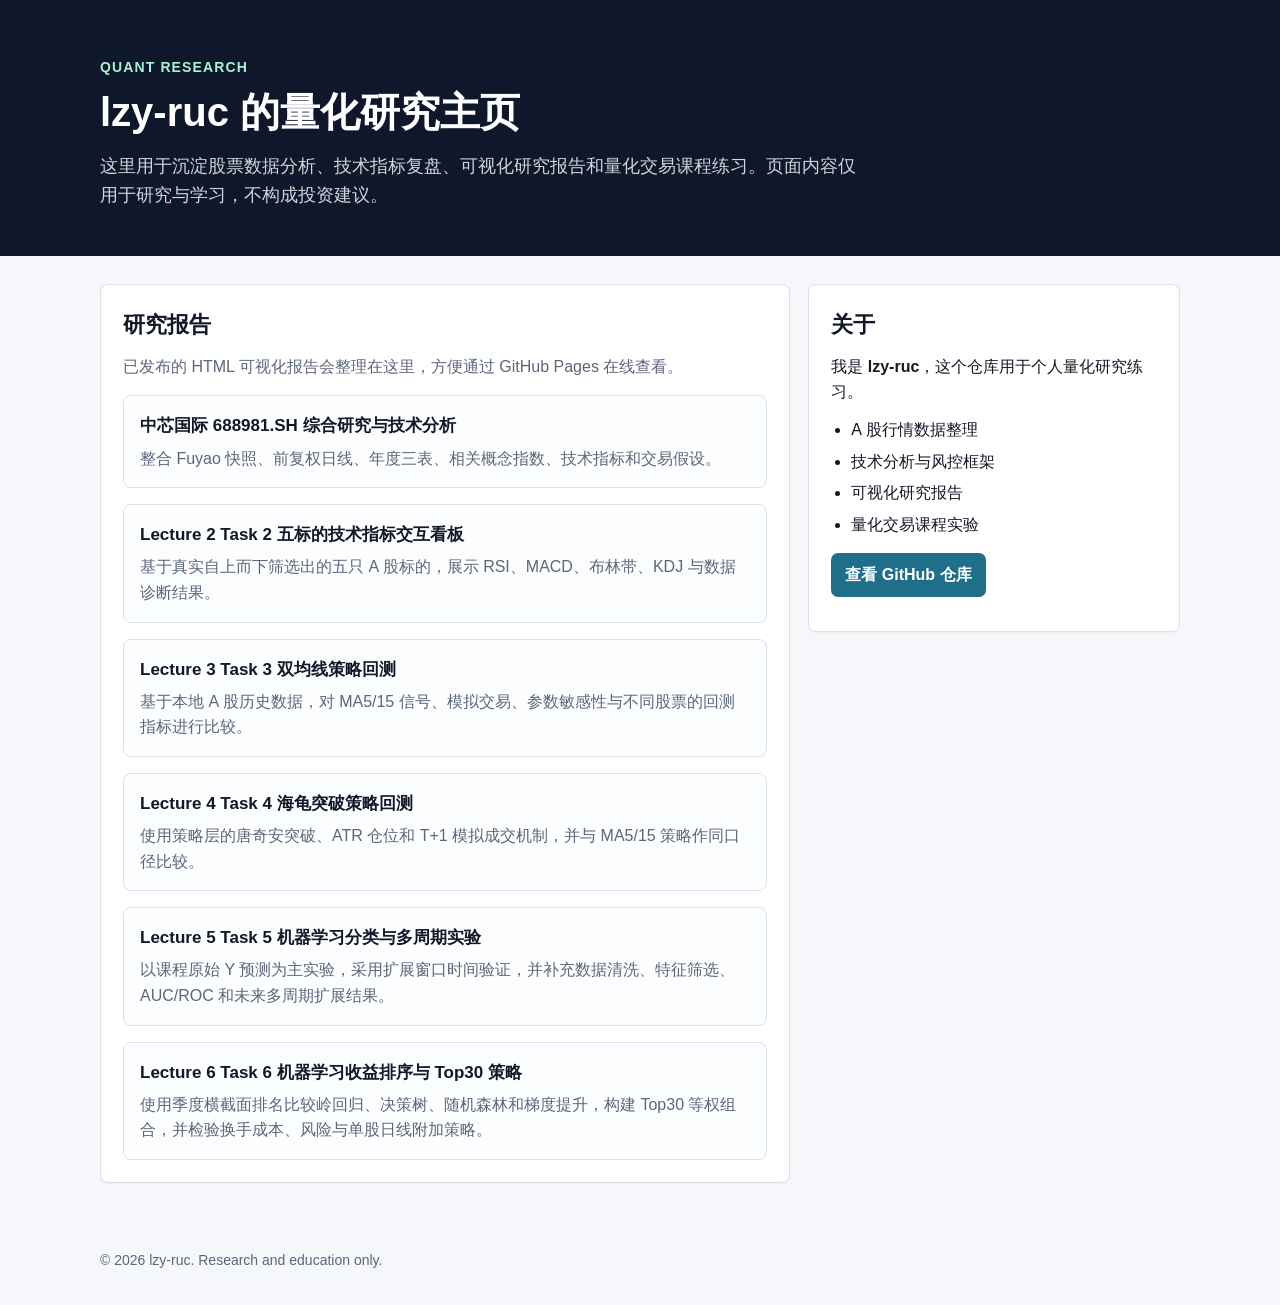
<file: index.html>
<!doctype html>
<html lang="zh-CN">
<head>
  <meta charset="utf-8">
  <meta name="viewport" content="width=device-width, initial-scale=1">
  <title>lzy-ruc Quant Research</title>
  <style>
    :root {
      --bg: #f5f7fb;
      --text: #111827;
      --muted: #5b677a;
      --panel: #ffffff;
      --line: #d9e0ea;
      --accent: #1f6f8b;
      --accent-dark: #155676;
    }
    * { box-sizing: border-box; }
    body {
      margin: 0;
      color: var(--text);
      background: var(--bg);
      font-family: -apple-system, BlinkMacSystemFont, "Segoe UI", "PingFang SC", "Microsoft YaHei", sans-serif;
      line-height: 1.6;
    }
    header {
      background: #0f172a;
      color: #fff;
      padding: 56px 24px 46px;
    }
    .wrap {
      width: min(1080px, calc(100% - 40px));
      margin: 0 auto;
    }
    .eyebrow {
      margin: 0 0 12px;
      color: #a7f3d0;
      font-size: 14px;
      font-weight: 700;
      letter-spacing: .08em;
      text-transform: uppercase;
    }
    h1 {
      margin: 0;
      font-size: 40px;
      line-height: 1.14;
      letter-spacing: 0;
    }
    .intro {
      margin: 16px 0 0;
      max-width: 760px;
      color: #d1d5db;
      font-size: 18px;
    }
    main { padding: 28px 0 44px; }
    .grid {
      display: grid;
      grid-template-columns: minmax(0, 1.3fr) minmax(280px, .7fr);
      gap: 18px;
      align-items: start;
    }
    section {
      background: var(--panel);
      border: 1px solid var(--line);
      border-radius: 8px;
      padding: 22px;
      box-shadow: 0 1px 2px rgba(15, 23, 42, .04);
    }
    h2 {
      margin: 0 0 12px;
      font-size: 22px;
      letter-spacing: 0;
    }
    p { margin: 0 0 12px; }
    .muted { color: var(--muted); }
    .report {
      display: block;
      margin-top: 16px;
      padding: 16px;
      border: 1px solid var(--line);
      border-radius: 8px;
      color: inherit;
      text-decoration: none;
      background: #fbfdff;
    }
    .report strong {
      display: block;
      margin-bottom: 6px;
      font-size: 17px;
    }
    .report span { color: var(--muted); }
    .report:hover {
      border-color: var(--accent);
      box-shadow: 0 8px 22px rgba(31, 111, 139, .12);
    }
    .button {
      display: inline-flex;
      align-items: center;
      justify-content: center;
      min-height: 42px;
      padding: 9px 14px;
      border-radius: 7px;
      background: var(--accent);
      color: #fff;
      text-decoration: none;
      font-weight: 700;
    }
    .button:hover { background: var(--accent-dark); }
    ul {
      margin: 10px 0 0;
      padding-left: 20px;
    }
    li { margin: 6px 0; }
    footer {
      padding: 22px 0 34px;
      color: var(--muted);
      font-size: 14px;
    }
    @media (max-width: 820px) {
      header { padding: 38px 0 32px; }
      .wrap { width: min(100% - 28px, 1080px); }
      h1 { font-size: 31px; }
      .intro { font-size: 16px; }
      .grid { grid-template-columns: 1fr; }
    }
  </style>
</head>
<body>
  <header>
    <div class="wrap">
      <p class="eyebrow">Quant Research</p>
      <h1>lzy-ruc 的量化研究主页</h1>
      <p class="intro">这里用于沉淀股票数据分析、技术指标复盘、可视化研究报告和量化交易课程练习。页面内容仅用于研究与学习，不构成投资建议。</p>
    </div>
  </header>

  <main class="wrap">
    <div class="grid">
      <section>
        <h2>研究报告</h2>
        <p class="muted">已发布的 HTML 可视化报告会整理在这里，方便通过 GitHub Pages 在线查看。</p>
        <a class="report" href="reports/smic/中芯国际_688981_SH_近一年可视化技术分析.html">
          <strong>中芯国际 688981.SH 综合研究与技术分析</strong>
          <span>整合 Fuyao 快照、前复权日线、年度三表、相关概念指数、技术指标和交易假设。</span>
        </a>
        <a class="report" href="courses/lecture-2/task-2/indicator_dashboard.html">
          <strong>Lecture 2 Task 2 五标的技术指标交互看板</strong>
          <span>基于真实自上而下筛选出的五只 A 股标的，展示 RSI、MACD、布林带、KDJ 与数据诊断结果。</span>
        </a>
        <a class="report" href="courses/lecture-3/task-3/Task3_双均线策略回测报告.html">
          <strong>Lecture 3 Task 3 双均线策略回测</strong>
          <span>基于本地 A 股历史数据，对 MA5/15 信号、模拟交易、参数敏感性与不同股票的回测指标进行比较。</span>
        </a>
        <a class="report" href="courses/lecture-4/task-4/Task4_海龟策略回测与双均线比较.html">
          <strong>Lecture 4 Task 4 海龟突破策略回测</strong>
          <span>使用策略层的唐奇安突破、ATR 仓位和 T+1 模拟成交机制，并与 MA5/15 策略作同口径比较。</span>
        </a>
        <a class="report" href="courses/lecture-5/task-5/柳智炀TASK5.html">
          <strong>Lecture 5 Task 5 机器学习分类与多周期实验</strong>
          <span>以课程原始 Y 预测为主实验，采用扩展窗口时间验证，并补充数据清洗、特征筛选、AUC/ROC 和未来多周期扩展结果。</span>
        </a>
        <a class="report" href="courses/lecture-6/task-6/柳智炀TASK6.html">
          <strong>Lecture 6 Task 6 机器学习收益排序与 Top30 策略</strong>
          <span>使用季度横截面排名比较岭回归、决策树、随机森林和梯度提升，构建 Top30 等权组合，并检验换手成本、风险与单股日线附加策略。</span>
        </a>
      </section>

      <section>
        <h2>关于</h2>
        <p>我是 <strong>lzy-ruc</strong>，这个仓库用于个人量化研究练习。</p>
        <ul>
          <li>A 股行情数据整理</li>
          <li>技术分析与风控框架</li>
          <li>可视化研究报告</li>
          <li>量化交易课程实验</li>
        </ul>
        <p style="margin-top: 16px;">
          <a class="button" href="https://github.com/lzy-ruc/quant-research">查看 GitHub 仓库</a>
        </p>
      </section>
    </div>
  </main>

  <footer class="wrap">
    <span>© 2026 lzy-ruc. Research and education only.</span>
  </footer>
</body>
</html>
</file>
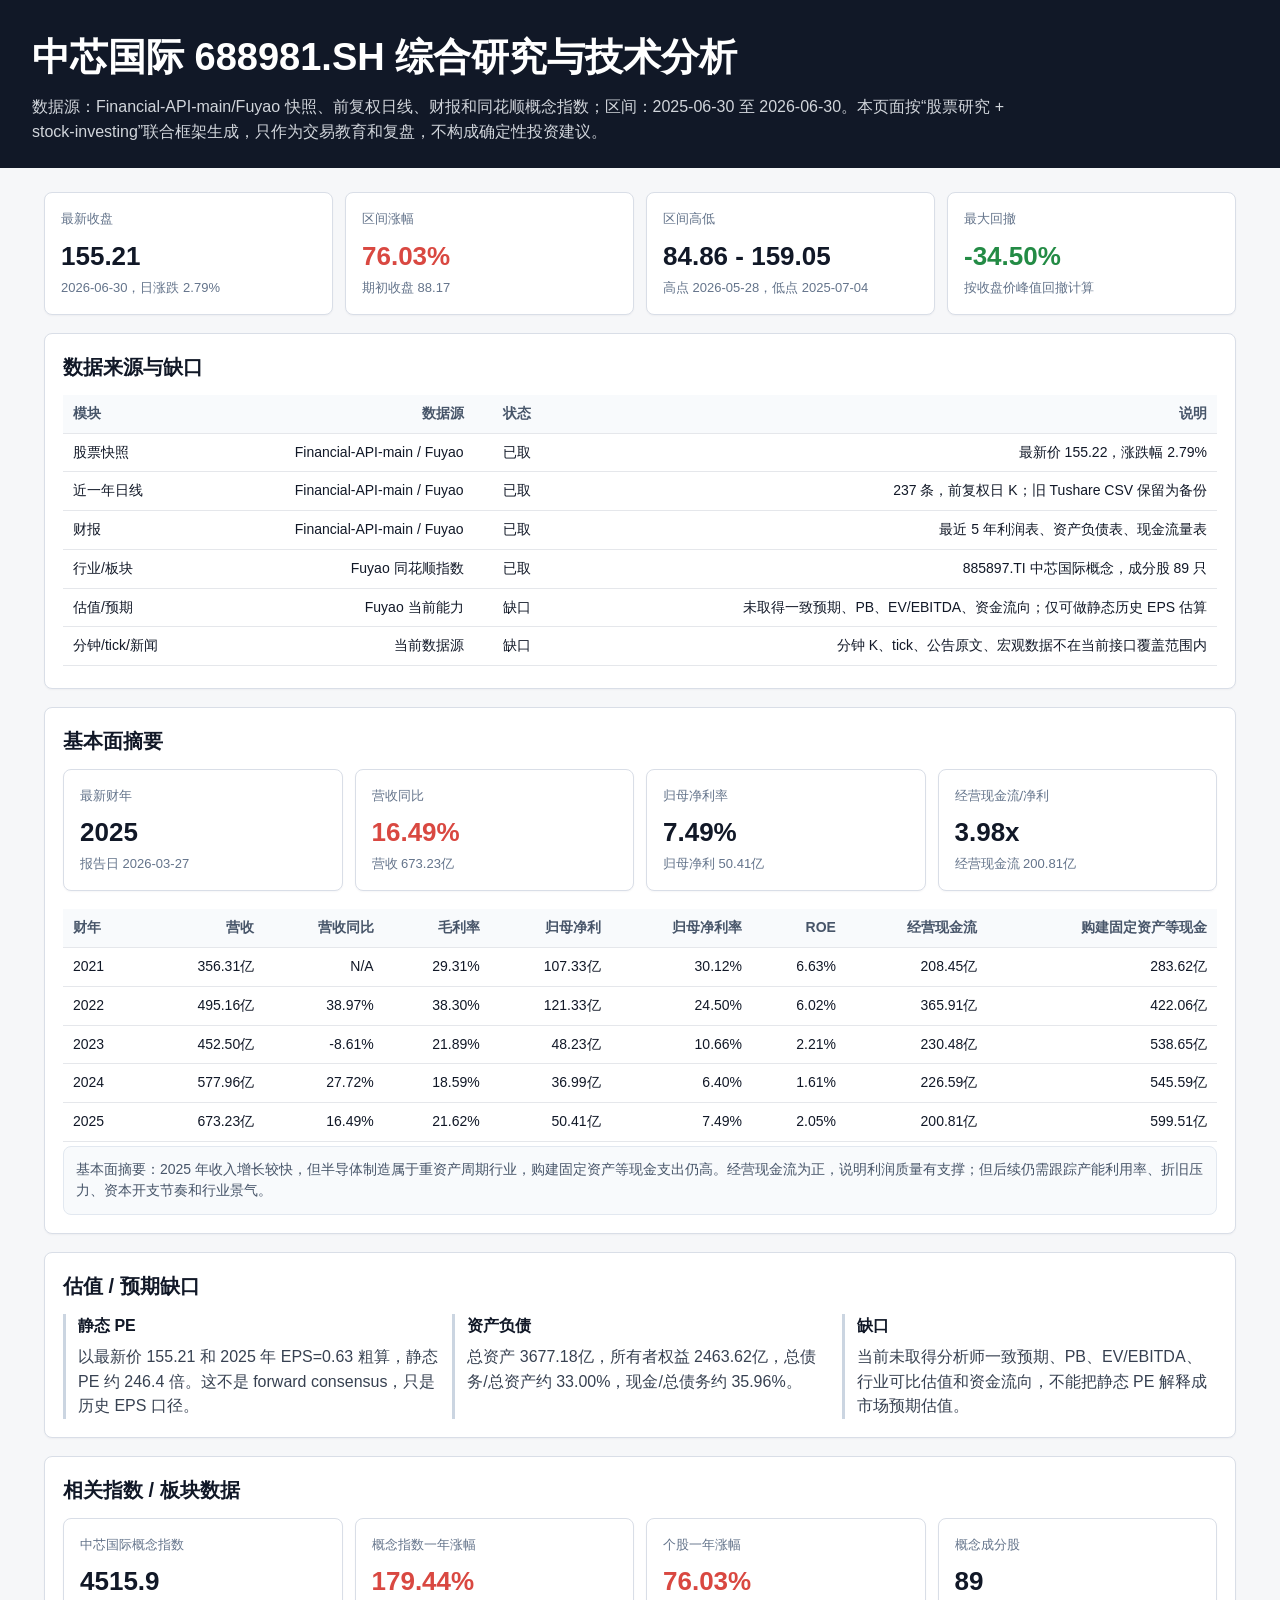
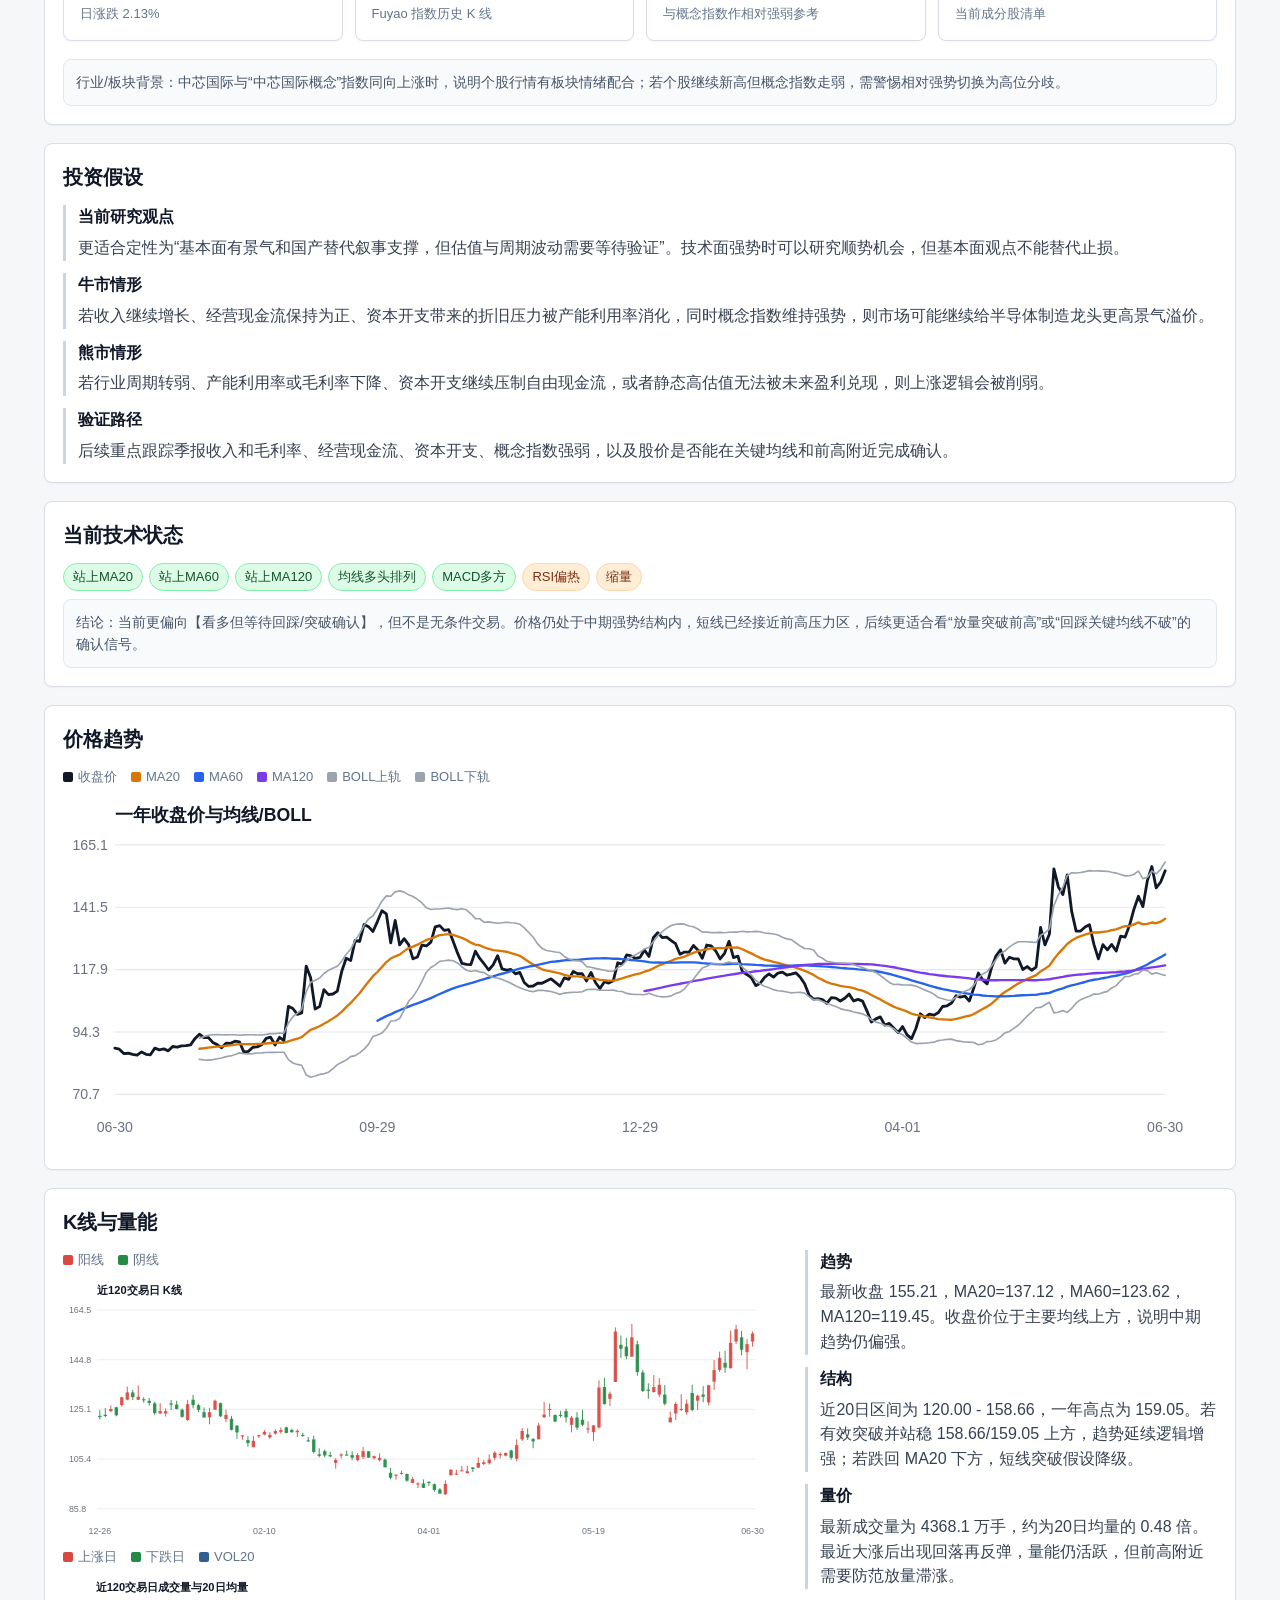
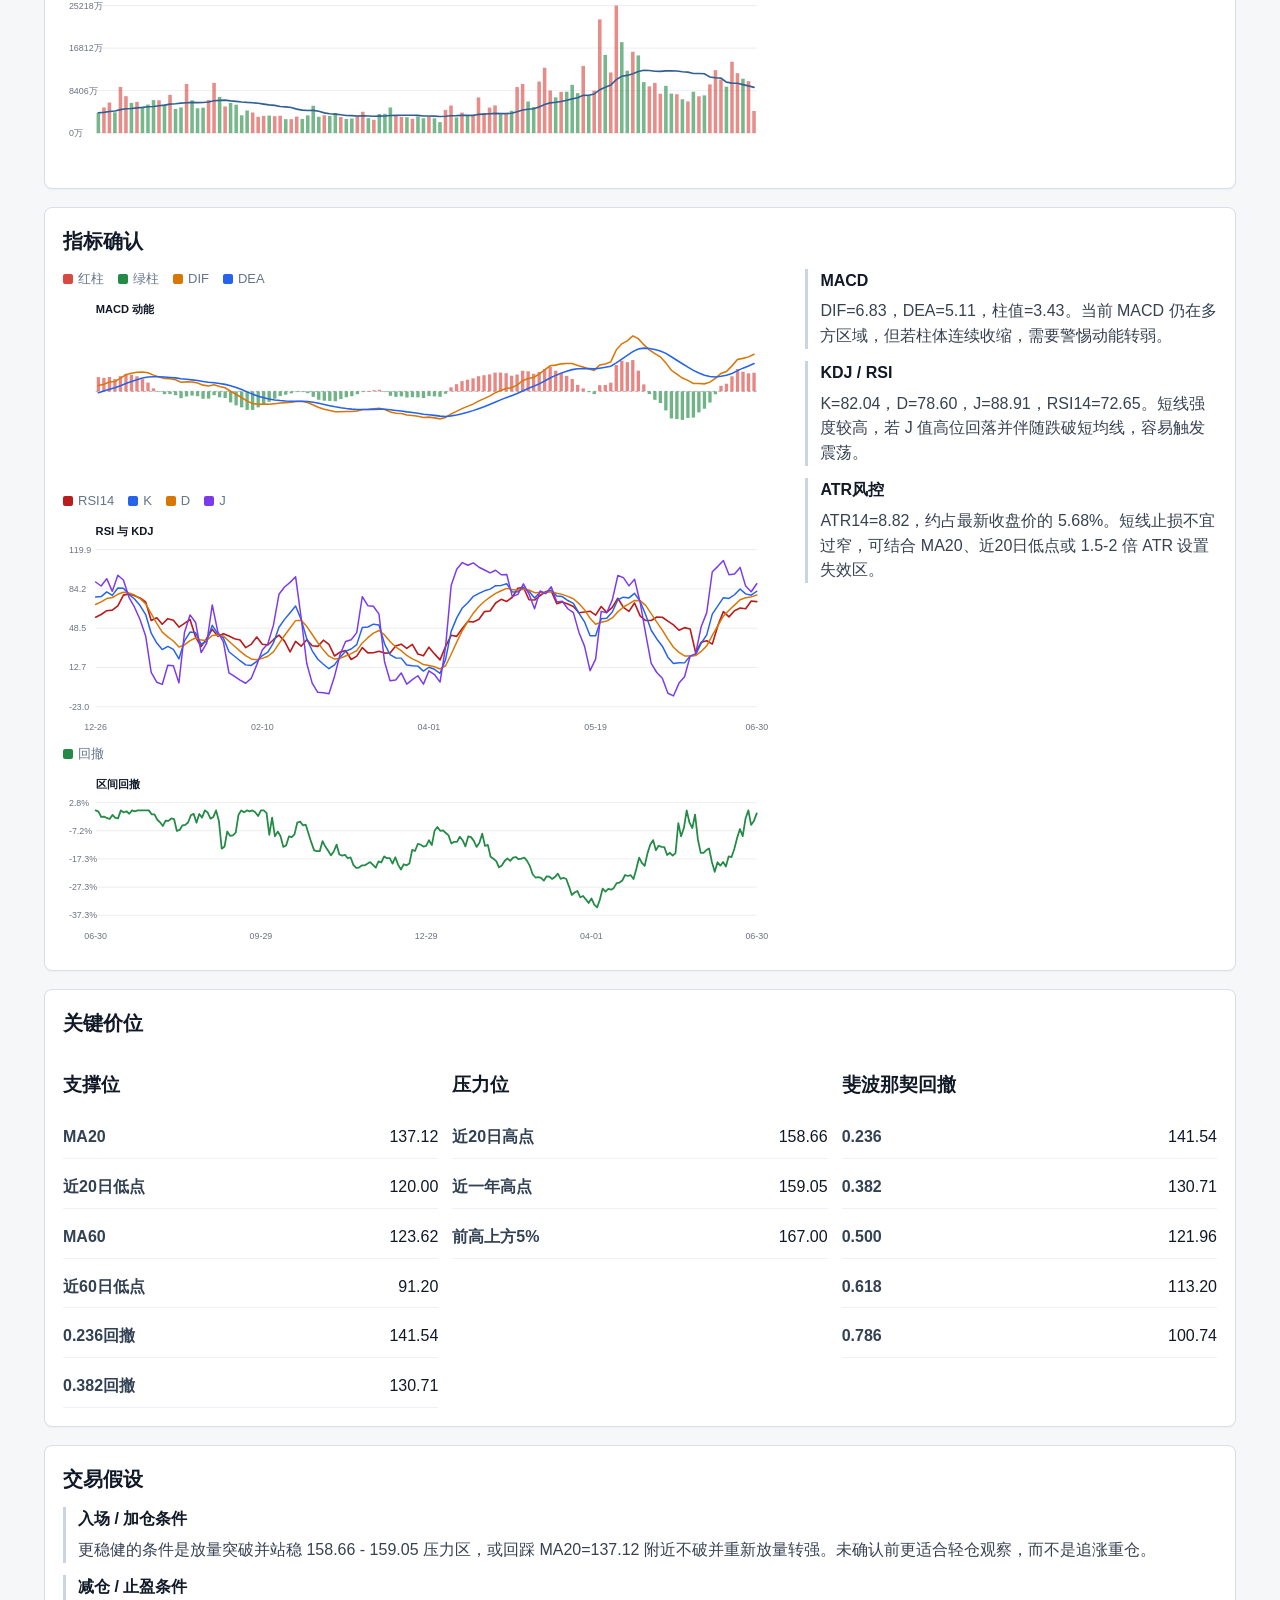
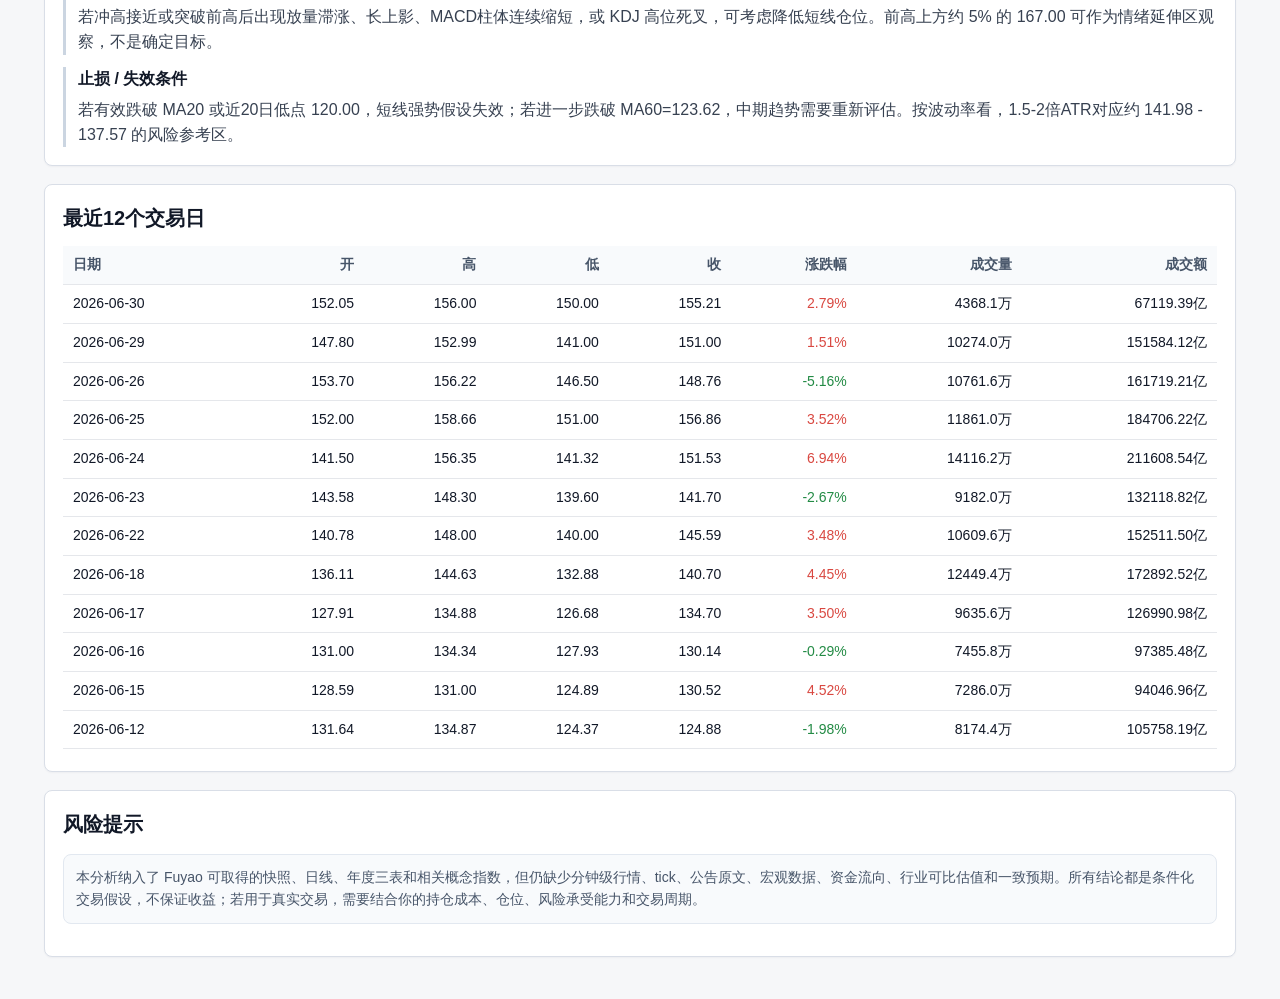
<file: reports/smic/中芯国际_688981_SH_近一年可视化技术分析.html>
<!doctype html>
<html lang="zh-CN">
<head>
  <meta charset="utf-8">
  <meta name="viewport" content="width=device-width, initial-scale=1">
  <title>中芯国际 688981.SH 近一年可视化技术分析</title>
  <style>
    :root {
      --bg: #f6f7f9;
      --panel: #ffffff;
      --text: #111827;
      --muted: #64748b;
      --line: #d9dee7;
      --red: #d94841;
      --green: #238b45;
      --blue: #2563eb;
      --amber: #d97706;
    }
    * { box-sizing: border-box; }
    body {
      margin: 0;
      background: var(--bg);
      color: var(--text);
      font-family: -apple-system, BlinkMacSystemFont, "Segoe UI", "PingFang SC", "Microsoft YaHei", sans-serif;
      line-height: 1.55;
    }
    header {
      background: #111827;
      color: #fff;
      padding: 28px 32px 24px;
    }
    header h1 {
      margin: 0 0 8px;
      font-size: clamp(24px, 4vw, 38px);
      letter-spacing: 0;
    }
    header p { margin: 0; color: #d1d5db; max-width: 980px; }
    main { max-width: 1240px; margin: 0 auto; padding: 24px; }
    .grid-cards {
      display: grid;
      grid-template-columns: repeat(4, minmax(0, 1fr));
      gap: 12px;
      margin-bottom: 18px;
    }
    .card, .section {
      background: var(--panel);
      border: 1px solid var(--line);
      border-radius: 8px;
      box-shadow: 0 1px 2px rgba(15, 23, 42, 0.04);
    }
    .card { padding: 16px; min-height: 106px; }
    .label { color: var(--muted); font-size: 13px; }
    .value { font-size: 26px; font-weight: 760; margin-top: 6px; }
    .sub { color: var(--muted); font-size: 13px; margin-top: 2px; }
    .section { padding: 18px; margin-bottom: 18px; }
    .section h2 {
      margin: 0 0 12px;
      font-size: 20px;
      letter-spacing: 0;
    }
    .two-col {
      display: grid;
      grid-template-columns: minmax(0, 1.5fr) minmax(280px, 0.85fr);
      gap: 16px;
      align-items: start;
    }
    .three-col {
      display: grid;
      grid-template-columns: repeat(3, minmax(0, 1fr));
      gap: 14px;
    }
    .chart-wrap {
      width: 100%;
      overflow-x: auto;
      padding-bottom: 4px;
    }
    svg {
      display: block;
      width: 100%;
      min-width: 720px;
      height: auto;
      background: #fff;
    }
    .grid { stroke: #e5e7eb; stroke-width: 1; }
    .zero { stroke: #9ca3af; stroke-width: 1; stroke-dasharray: 4 4; }
    .axis { fill: #6b7280; font-size: 12px; }
    .mid { text-anchor: middle; }
    .chart-title { fill: #111827; font-size: 15px; font-weight: 700; }
    .legend {
      display: flex;
      gap: 14px;
      flex-wrap: wrap;
      color: var(--muted);
      font-size: 13px;
      margin-bottom: 6px;
    }
    .legend i {
      display: inline-block;
      width: 10px;
      height: 10px;
      border-radius: 2px;
      margin-right: 5px;
      vertical-align: -1px;
    }
    .badge {
      display: inline-flex;
      align-items: center;
      min-height: 26px;
      padding: 3px 9px;
      border-radius: 999px;
      font-size: 13px;
      margin: 0 6px 8px 0;
      border: 1px solid #d1d5db;
      background: #f9fafb;
      color: #374151;
    }
    .badge.bull { color: #14532d; background: #dcfce7; border-color: #86efac; }
    .badge.bear { color: #7f1d1d; background: #fee2e2; border-color: #fecaca; }
    .badge.warn { color: #7c2d12; background: #ffedd5; border-color: #fed7aa; }
    .analysis {
      display: grid;
      gap: 12px;
    }
    .analysis-block {
      border-left: 3px solid #cbd5e1;
      padding-left: 12px;
    }
    .analysis-block h3 { margin: 0 0 6px; font-size: 16px; }
    .analysis-block p { margin: 0; color: #374151; }
    .levels {
      list-style: none;
      margin: 0;
      padding: 0;
      display: grid;
      gap: 8px;
    }
    .levels li {
      display: flex;
      justify-content: space-between;
      gap: 12px;
      padding: 8px 0;
      border-bottom: 1px solid #eef2f7;
    }
    .levels b { color: #334155; }
    .levels span { font-variant-numeric: tabular-nums; }
    table {
      width: 100%;
      border-collapse: collapse;
      font-size: 14px;
    }
    th, td {
      border-bottom: 1px solid #e5e7eb;
      padding: 8px 10px;
      text-align: right;
      white-space: nowrap;
    }
    th:first-child, td:first-child { text-align: left; }
    th { color: #475569; background: #f8fafc; font-weight: 700; }
    .red { color: var(--red); }
    .green { color: var(--green); }
    .note {
      color: #475569;
      background: #f8fafc;
      border: 1px solid #e2e8f0;
      padding: 12px;
      border-radius: 8px;
      font-size: 14px;
    }
    @media (max-width: 900px) {
      main { padding: 14px; }
      header { padding: 22px 18px; }
      .grid-cards { grid-template-columns: repeat(2, minmax(0, 1fr)); }
      .two-col, .three-col { grid-template-columns: 1fr; }
    }
    @media (max-width: 520px) {
      .grid-cards { grid-template-columns: 1fr; }
      .value { font-size: 23px; }
    }
  </style>
</head>
<body>
  <header>
    <h1>中芯国际 688981.SH 综合研究与技术分析</h1>
    <p>数据源：Financial-API-main/Fuyao 快照、前复权日线、财报和同花顺概念指数；区间：2025-06-30 至 2026-06-30。本页面按“股票研究 + stock-investing”联合框架生成，只作为交易教育和复盘，不构成确定性投资建议。</p>
  </header>
  <main>
    <section class="grid-cards" aria-label="关键指标">
      <div class="card"><div class="label">最新收盘</div><div class="value">155.21</div><div class="sub">2026-06-30，日涨跌 2.79%</div></div>
      <div class="card"><div class="label">区间涨幅</div><div class="value red">76.03%</div><div class="sub">期初收盘 88.17</div></div>
      <div class="card"><div class="label">区间高低</div><div class="value">84.86 - 159.05</div><div class="sub">高点 2026-05-28，低点 2025-07-04</div></div>
      <div class="card"><div class="label">最大回撤</div><div class="value green">-34.50%</div><div class="sub">按收盘价峰值回撤计算</div></div>
    </section>

    <section class="section">
      <h2>数据来源与缺口</h2>
      
      <div class="chart-wrap">
        <table>
          <thead><tr><th>模块</th><th>数据源</th><th>状态</th><th>说明</th></tr></thead>
          <tbody>
            <tr><td>股票快照</td><td>Financial-API-main / Fuyao</td><td>已取</td><td>最新价 155.22，涨跌幅 2.79%</td></tr>
            <tr><td>近一年日线</td><td>Financial-API-main / Fuyao</td><td>已取</td><td>237 条，前复权日 K；旧 Tushare CSV 保留为备份</td></tr>
            <tr><td>财报</td><td>Financial-API-main / Fuyao</td><td>已取</td><td>最近 5 年利润表、资产负债表、现金流量表</td></tr>
            <tr><td>行业/板块</td><td>Fuyao 同花顺指数</td><td>已取</td><td>885897.TI 中芯国际概念，成分股 89 只</td></tr>
            <tr><td>估值/预期</td><td>Fuyao 当前能力</td><td>缺口</td><td>未取得一致预期、PB、EV/EBITDA、资金流向；仅可做静态历史 EPS 估算</td></tr>
            <tr><td>分钟/tick/新闻</td><td>当前数据源</td><td>缺口</td><td>分钟 K、tick、公告原文、宏观数据不在当前接口覆盖范围内</td></tr>
          </tbody>
        </table>
      </div>
    
    </section>

    <section class="section">
      <h2>基本面摘要</h2>
      
      <div class="grid-cards">
        <div class="card"><div class="label">最新财年</div><div class="value">2025</div><div class="sub">报告日 2026-03-27</div></div>
        <div class="card"><div class="label">营收同比</div><div class="value red">16.49%</div><div class="sub">营收 673.23亿</div></div>
        <div class="card"><div class="label">归母净利率</div><div class="value">7.49%</div><div class="sub">归母净利 50.41亿</div></div>
        <div class="card"><div class="label">经营现金流/净利</div><div class="value">3.98x</div><div class="sub">经营现金流 200.81亿</div></div>
      </div>
      <div class="chart-wrap">
        <table>
          <thead><tr><th>财年</th><th>营收</th><th>营收同比</th><th>毛利率</th><th>归母净利</th><th>归母净利率</th><th>ROE</th><th>经营现金流</th><th>购建固定资产等现金</th></tr></thead>
          <tbody>
            <tr>
              <td>2021</td>
              <td>356.31亿</td>
              <td>N/A</td>
              <td>29.31%</td>
              <td>107.33亿</td>
              <td>30.12%</td>
              <td>6.63%</td>
              <td>208.45亿</td>
              <td>283.62亿</td>
            </tr>
            
            <tr>
              <td>2022</td>
              <td>495.16亿</td>
              <td>38.97%</td>
              <td>38.30%</td>
              <td>121.33亿</td>
              <td>24.50%</td>
              <td>6.02%</td>
              <td>365.91亿</td>
              <td>422.06亿</td>
            </tr>
            
            <tr>
              <td>2023</td>
              <td>452.50亿</td>
              <td>-8.61%</td>
              <td>21.89%</td>
              <td>48.23亿</td>
              <td>10.66%</td>
              <td>2.21%</td>
              <td>230.48亿</td>
              <td>538.65亿</td>
            </tr>
            
            <tr>
              <td>2024</td>
              <td>577.96亿</td>
              <td>27.72%</td>
              <td>18.59%</td>
              <td>36.99亿</td>
              <td>6.40%</td>
              <td>1.61%</td>
              <td>226.59亿</td>
              <td>545.59亿</td>
            </tr>
            
            <tr>
              <td>2025</td>
              <td>673.23亿</td>
              <td>16.49%</td>
              <td>21.62%</td>
              <td>50.41亿</td>
              <td>7.49%</td>
              <td>2.05%</td>
              <td>200.81亿</td>
              <td>599.51亿</td>
            </tr>
            </tbody>
        </table>
      </div>
      <div class="note">基本面摘要：2025 年收入增长较快，但半导体制造属于重资产周期行业，购建固定资产等现金支出仍高。经营现金流为正，说明利润质量有支撑；但后续仍需跟踪产能利用率、折旧压力、资本开支节奏和行业景气。</div>
    
    </section>

    <section class="section">
      <h2>估值 / 预期缺口</h2>
      
      <div class="three-col">
        <div class="analysis-block"><h3>静态 PE</h3><p>以最新价 155.21 和 2025 年 EPS=0.63 粗算，静态 PE 约 246.4 倍。这不是 forward consensus，只是历史 EPS 口径。</p></div>
        <div class="analysis-block"><h3>资产负债</h3><p>总资产 3677.18亿，所有者权益 2463.62亿，总债务/总资产约 33.00%，现金/总债务约 35.96%。</p></div>
        <div class="analysis-block"><h3>缺口</h3><p>当前未取得分析师一致预期、PB、EV/EBITDA、行业可比估值和资金流向，不能把静态 PE 解释成市场预期估值。</p></div>
      </div>
    
    </section>

    <section class="section">
      <h2>相关指数 / 板块数据</h2>
      
      <div class="grid-cards">
        <div class="card"><div class="label">中芯国际概念指数</div><div class="value">4515.9</div><div class="sub">日涨跌 2.13%</div></div>
        <div class="card"><div class="label">概念指数一年涨幅</div><div class="value red">179.44%</div><div class="sub">Fuyao 指数历史 K 线</div></div>
        <div class="card"><div class="label">个股一年涨幅</div><div class="value red">76.03%</div><div class="sub">与概念指数作相对强弱参考</div></div>
        <div class="card"><div class="label">概念成分股</div><div class="value">89</div><div class="sub">当前成分股清单</div></div>
      </div>
      <div class="note">行业/板块背景：中芯国际与“中芯国际概念”指数同向上涨时，说明个股行情有板块情绪配合；若个股继续新高但概念指数走弱，需警惕相对强势切换为高位分歧。</div>
    
    </section>

    <section class="section">
      <h2>投资假设</h2>
      
      <div class="analysis">
        <div class="analysis-block"><h3>当前研究观点</h3><p>更适合定性为“基本面有景气和国产替代叙事支撑，但估值与周期波动需要等待验证”。技术面强势时可以研究顺势机会，但基本面观点不能替代止损。</p></div>
        <div class="analysis-block"><h3>牛市情形</h3><p>若收入继续增长、经营现金流保持为正、资本开支带来的折旧压力被产能利用率消化，同时概念指数维持强势，则市场可能继续给半导体制造龙头更高景气溢价。</p></div>
        <div class="analysis-block"><h3>熊市情形</h3><p>若行业周期转弱、产能利用率或毛利率下降、资本开支继续压制自由现金流，或者静态高估值无法被未来盈利兑现，则上涨逻辑会被削弱。</p></div>
        <div class="analysis-block"><h3>验证路径</h3><p>后续重点跟踪季报收入和毛利率、经营现金流、资本开支、概念指数强弱，以及股价是否能在关键均线和前高附近完成确认。</p></div>
      </div>
    
    </section>

    <section class="section">
      <h2>当前技术状态</h2>
      <div><span class="badge bull">站上MA20</span><span class="badge bull">站上MA60</span><span class="badge bull">站上MA120</span><span class="badge bull">均线多头排列</span><span class="badge bull">MACD多方</span><span class="badge warn">RSI偏热</span><span class="badge warn">缩量</span></div>
      <div class="note">结论：当前更偏向【看多但等待回踩/突破确认】，但不是无条件交易。价格仍处于中期强势结构内，短线已经接近前高压力区，后续更适合看“放量突破前高”或“回踩关键均线不破”的确认信号。</div>
    </section>

    <section class="section">
      <h2>价格趋势</h2>
      
    <div class="chart-wrap">
      <div class="legend"><span><i style="background:#111827"></i>收盘价</span><span><i style="background:#d97706"></i>MA20</span><span><i style="background:#2563eb"></i>MA60</span><span><i style="background:#7c3aed"></i>MA120</span><span><i style="background:#9ca3af"></i>BOLL上轨</span><span><i style="background:#9ca3af"></i>BOLL下轨</span></div>
      <svg viewBox="0 0 980 300" role="img" aria-label="一年收盘价与均线/BOLL">
        <text x="44" y="24" class="chart-title">一年收盘价与均线/BOLL</text>
        <line x1="44" y1="44.0" x2="936" y2="44.0" class="grid"/><text x="8" y="48.0" class="axis">165.1</text><line x1="44" y1="97.0" x2="936" y2="97.0" class="grid"/><text x="8" y="101.0" class="axis">141.5</text><line x1="44" y1="150.0" x2="936" y2="150.0" class="grid"/><text x="8" y="154.0" class="axis">117.9</text><line x1="44" y1="203.0" x2="936" y2="203.0" class="grid"/><text x="8" y="207.0" class="axis">94.3</text><line x1="44" y1="256.0" x2="936" y2="256.0" class="grid"/><text x="8" y="260.0" class="axis">70.7</text>
        <polyline points="44.0,216.7 47.8,217.6 51.6,221.3 55.3,221.0 59.1,222.0 62.9,222.7 66.7,219.9 70.5,221.9 74.2,222.3 78.0,216.7 81.8,218.1 85.6,217.3 89.4,219.0 93.1,215.3 96.9,215.9 100.7,214.8 104.5,214.6 108.3,213.9 112.0,208.6 115.8,204.8 119.6,207.7 123.4,207.7 127.2,211.8 130.9,213.7 134.7,216.4 138.5,212.4 142.3,212.6 146.1,210.8 149.8,211.3 153.6,220.1 157.4,219.4 161.2,215.9 164.9,215.6 168.7,213.8 172.5,208.4 176.3,207.4 180.1,214.0 183.8,207.5 187.6,210.2 191.4,181.2 195.2,183.0 199.0,188.0 202.7,186.7 206.5,147.0 210.3,157.0 214.1,183.4 217.9,181.3 221.6,167.0 225.4,171.2 229.2,170.7 233.0,168.2 236.8,151.1 240.5,140.4 244.3,142.2 248.1,125.2 251.9,126.1 255.7,111.6 259.4,113.5 263.2,117.6 267.0,109.2 270.8,100.0 274.6,102.7 278.3,127.3 282.1,108.2 285.9,129.0 289.7,123.7 293.5,128.8 297.2,140.8 301.0,139.3 304.8,129.1 308.6,129.9 312.4,126.6 316.1,113.6 319.9,112.6 323.7,116.7 327.5,116.0 331.3,126.0 335.0,135.8 338.8,144.7 342.6,145.5 346.4,145.7 350.2,134.3 353.9,140.5 357.7,145.2 361.5,150.3 365.3,146.0 369.1,138.2 372.8,149.3 376.6,150.5 380.4,149.8 384.2,153.6 387.9,152.4 391.7,160.9 395.5,164.3 399.3,163.9 403.1,161.6 406.8,161.6 410.6,159.6 414.4,157.8 418.2,160.9 422.0,164.0 425.7,157.0 429.5,158.3 433.3,151.5 437.1,153.5 440.9,153.5 444.6,159.6 448.4,152.4 452.2,160.9 456.0,166.1 459.8,160.3 463.5,161.4 467.3,159.5 471.1,144.2 474.9,145.4 478.7,137.5 482.4,138.3 486.2,140.5 490.0,139.6 493.8,133.3 497.6,138.8 501.3,122.9 505.1,118.6 508.9,122.8 512.7,122.4 516.5,125.3 520.2,128.0 524.0,137.0 527.8,135.1 531.6,135.2 535.4,129.5 539.1,133.3 542.9,140.3 546.7,129.1 550.5,129.9 554.3,134.1 558.0,140.9 561.8,136.1 565.6,126.0 569.4,139.8 573.2,138.5 576.9,151.8 580.7,154.1 584.5,156.8 588.3,163.6 592.1,161.6 595.8,156.6 599.6,153.7 603.4,156.4 607.2,152.9 610.9,152.1 614.7,154.6 618.5,153.9 622.3,152.7 626.1,156.4 629.8,162.0 633.6,171.5 637.4,175.1 641.2,174.6 645.0,175.5 648.7,178.6 652.5,173.8 656.3,174.2 660.1,176.6 663.9,174.3 667.6,170.8 671.4,176.6 675.2,175.3 679.0,176.7 682.8,185.2 686.5,194.5 690.3,191.8 694.1,190.1 697.9,197.1 701.7,195.7 705.4,199.5 709.2,203.5 713.0,198.4 716.8,205.4 720.6,208.6 724.3,200.0 728.1,187.5 731.9,190.7 735.7,187.8 739.5,188.7 743.2,186.7 747.0,181.3 750.8,180.7 754.6,178.4 758.4,172.2 762.1,173.4 765.9,172.4 769.7,176.7 773.5,165.5 777.3,152.9 781.0,158.7 784.8,162.1 788.6,148.1 792.4,138.2 796.2,133.2 799.9,144.5 803.7,139.5 807.5,140.8 811.3,141.0 815.1,149.9 818.8,147.4 822.6,150.5 826.4,147.9 830.2,114.2 833.9,129.0 837.7,119.8 841.5,64.4 845.3,79.7 849.1,86.3 852.8,69.5 856.6,100.5 860.4,117.3 864.2,117.2 868.0,113.8 871.7,111.8 875.5,128.6 879.3,140.9 883.1,128.8 886.9,133.2 890.6,128.6 894.4,134.2 898.2,121.6 902.0,122.4 905.8,112.2 909.5,98.7 913.3,87.7 917.1,96.5 920.9,74.4 924.7,62.4 928.4,80.6 932.2,75.6 936.0,66.1" fill="none" stroke="#111827" stroke-width="2.4" stroke-linejoin="round" stroke-linecap="round"/><polyline points="115.8,217.2 119.6,216.8 123.4,216.3 127.2,215.8 130.9,215.4 134.7,215.2 138.5,214.7 142.3,214.3 146.1,213.7 149.8,213.2 153.6,213.3 157.4,213.4 161.2,213.3 164.9,213.2 168.7,213.1 172.5,212.7 176.3,212.3 180.1,212.3 183.8,212.0 187.6,212.1 191.4,210.9 195.2,209.7 199.0,208.7 202.7,207.4 206.5,204.1 210.3,201.1 214.1,199.7 217.9,198.1 221.6,195.9 225.4,193.9 229.2,191.4 233.0,188.9 236.8,185.6 240.5,181.9 244.3,178.3 248.1,174.1 251.9,170.1 255.7,164.9 259.4,160.2 263.2,155.6 267.0,152.0 270.8,147.9 274.6,143.6 278.3,140.6 282.1,138.7 285.9,137.3 289.7,134.3 293.5,131.7 297.2,130.4 301.0,128.8 304.8,126.7 308.6,124.8 312.4,123.6 316.1,122.2 319.9,120.7 323.7,120.3 327.5,119.8 331.3,120.5 335.0,121.7 338.8,123.0 342.6,124.8 346.4,127.1 350.2,128.7 353.9,129.3 357.7,131.2 361.5,132.3 365.3,133.4 369.1,133.8 372.8,134.3 376.6,134.8 380.4,135.9 384.2,137.0 387.9,138.3 391.7,140.7 395.5,143.3 399.3,145.6 403.1,147.9 406.8,149.7 410.6,150.9 414.4,151.5 418.2,152.3 422.0,153.2 425.7,154.4 429.5,155.3 433.3,155.6 437.1,155.7 440.9,156.1 444.6,157.2 448.4,157.3 452.2,157.8 456.0,158.7 459.8,159.0 463.5,159.4 467.3,159.4 471.1,158.4 474.9,157.4 478.7,156.2 482.4,155.1 486.2,154.1 490.0,153.2 493.8,151.8 497.6,150.6 501.3,148.9 505.1,146.9 508.9,145.4 512.7,143.9 516.5,142.5 520.2,140.9 524.0,140.1 527.8,138.9 531.6,137.3 535.4,135.8 539.1,134.4 542.9,133.4 546.7,132.7 550.5,131.9 554.3,131.7 558.0,131.8 561.8,131.6 565.6,130.9 569.4,131.3 573.2,131.2 576.9,132.7 580.7,134.5 584.5,136.2 588.3,138.2 592.1,140.0 595.8,141.5 599.6,142.3 603.4,143.4 607.2,144.3 610.9,145.4 614.7,146.4 618.5,147.1 622.3,148.3 626.1,149.6 629.8,151.0 633.6,152.6 637.4,154.5 641.2,156.9 645.0,158.7 648.7,160.7 652.5,161.8 656.3,162.8 660.1,163.8 663.9,164.4 667.6,164.8 671.4,165.8 675.2,166.9 679.0,167.9 682.8,169.5 686.5,171.6 690.3,173.5 694.1,175.3 697.9,177.5 701.7,179.5 705.4,181.4 709.2,183.0 713.0,184.1 716.8,185.7 720.6,187.3 724.3,188.4 728.1,189.1 731.9,189.9 735.7,190.5 739.5,191.2 743.2,192.0 747.0,192.2 750.8,192.5 754.6,192.6 758.4,191.9 762.1,190.9 765.9,189.9 769.7,189.2 773.5,187.7 777.3,185.5 781.0,183.5 784.8,181.4 788.6,178.9 792.4,175.5 796.2,171.8 799.9,169.0 803.7,166.6 807.5,164.1 811.3,161.8 815.1,159.8 818.8,157.9 822.6,156.3 826.4,154.7 830.2,151.5 833.9,149.3 837.7,146.6 841.5,141.2 845.3,136.4 849.1,132.4 852.8,128.2 856.6,125.3 860.4,123.1 864.2,121.5 868.0,120.3 871.7,119.2 875.5,118.4 879.3,118.5 883.1,117.9 886.9,117.5 890.6,116.5 894.4,115.8 898.2,114.3 902.0,113.1 905.8,113.0 909.5,111.5 913.3,109.9 917.1,111.5 920.9,111.2 924.7,110.0 928.4,110.6 932.2,109.3 936.0,106.8" fill="none" stroke="#d97706" stroke-width="2" stroke-linejoin="round" stroke-linecap="round"/><polyline points="267.0,193.4 270.8,191.4 274.6,189.5 278.3,188.0 282.1,186.1 285.9,184.5 289.7,182.9 293.5,181.4 297.2,180.0 301.0,178.6 304.8,177.2 308.6,175.7 312.4,174.2 316.1,172.4 319.9,170.7 323.7,169.1 327.5,167.4 331.3,165.9 335.0,164.6 338.8,163.6 342.6,162.6 346.4,161.5 350.2,160.3 353.9,159.1 357.7,158.0 361.5,156.9 365.3,155.8 369.1,154.5 372.8,153.5 376.6,152.5 380.4,151.3 384.2,150.2 387.9,149.2 391.7,148.3 395.5,147.4 399.3,146.7 403.1,145.9 406.8,145.1 410.6,144.3 414.4,143.4 418.2,143.1 422.0,142.7 425.7,142.2 429.5,141.7 433.3,141.8 437.1,141.8 440.9,141.3 444.6,140.9 448.4,140.7 452.2,140.5 456.0,140.4 459.8,140.3 463.5,140.4 467.3,140.8 471.1,140.8 474.9,141.1 478.7,141.3 482.4,141.8 486.2,142.2 490.0,142.6 493.8,143.0 497.6,143.6 501.3,144.0 505.1,143.8 508.9,144.1 512.7,144.0 516.5,144.0 520.2,144.0 524.0,143.9 527.8,143.8 531.6,143.9 535.4,143.9 539.1,144.1 542.9,144.5 546.7,144.8 550.5,145.0 554.3,145.3 558.0,145.5 561.8,145.5 565.6,145.2 569.4,145.1 573.2,145.0 576.9,145.3 580.7,145.5 584.5,145.7 588.3,146.0 592.1,146.2 595.8,146.5 599.6,146.6 603.4,146.7 607.2,146.7 610.9,146.7 614.7,146.8 618.5,146.6 622.3,146.4 626.1,146.3 629.8,146.3 633.6,146.5 637.4,146.7 641.2,147.0 645.0,147.3 648.7,147.5 652.5,147.8 656.3,148.1 660.1,148.5 663.9,148.8 667.6,149.1 671.4,149.4 675.2,149.8 679.0,150.0 682.8,150.4 686.5,150.9 690.3,151.4 694.1,152.0 697.9,152.8 701.7,153.7 705.4,154.7 709.2,155.8 713.0,156.8 716.8,157.9 720.6,159.1 724.3,160.1 728.1,161.2 731.9,162.4 735.7,163.5 739.5,164.6 743.2,165.6 747.0,166.5 750.8,167.2 754.6,168.0 758.4,168.6 762.1,169.3 765.9,170.0 769.7,170.6 773.5,171.2 777.3,171.5 781.0,172.0 784.8,172.3 788.6,172.5 792.4,172.7 796.2,172.6 799.9,172.7 803.7,172.5 807.5,172.3 811.3,172.0 815.1,171.8 818.8,171.6 822.6,171.5 826.4,171.4 830.2,170.6 833.9,170.3 837.7,169.7 841.5,168.2 845.3,167.0 849.1,165.9 852.8,164.4 856.6,163.4 860.4,162.5 864.2,161.5 868.0,160.5 871.7,159.4 875.5,158.6 879.3,158.1 883.1,157.3 886.9,156.6 890.6,155.8 894.4,155.2 898.2,154.3 902.0,153.4 905.8,152.3 909.5,150.9 913.3,149.1 917.1,147.5 920.9,145.6 924.7,143.4 928.4,141.4 932.2,139.4 936.0,137.1" fill="none" stroke="#2563eb" stroke-width="2" stroke-linejoin="round" stroke-linecap="round"/><polyline points="493.8,168.2 497.6,167.5 501.3,166.7 505.1,165.9 508.9,165.1 512.7,164.2 516.5,163.4 520.2,162.7 524.0,162.0 527.8,161.2 531.6,160.6 535.4,159.8 539.1,159.1 542.9,158.5 546.7,157.7 550.5,157.0 554.3,156.3 558.0,155.7 561.8,155.1 565.6,154.4 569.4,153.9 573.2,153.3 576.9,152.8 580.7,152.3 584.5,151.9 588.3,151.4 592.1,151.0 595.8,150.5 599.6,150.1 603.4,149.6 607.2,149.0 610.9,148.5 614.7,148.0 618.5,147.5 622.3,146.9 626.1,146.5 629.8,146.1 633.6,145.8 637.4,145.5 641.2,145.2 645.0,145.2 648.7,145.1 652.5,145.0 656.3,144.9 660.1,145.1 663.9,145.3 667.6,145.2 671.4,145.1 675.2,145.2 679.0,145.3 682.8,145.4 686.5,145.6 690.3,145.9 694.1,146.4 697.9,146.8 701.7,147.4 705.4,148.0 709.2,148.8 713.0,149.5 716.8,150.2 720.6,151.0 724.3,151.9 728.1,152.6 731.9,153.1 735.7,153.8 739.5,154.3 743.2,154.8 747.0,155.2 750.8,155.6 754.6,155.9 758.4,156.3 762.1,156.6 765.9,157.0 769.7,157.5 773.5,158.0 777.3,158.3 781.0,158.6 784.8,158.9 788.6,159.0 792.4,159.0 796.2,158.9 799.9,158.9 803.7,158.9 807.5,158.9 811.3,158.9 815.1,158.9 818.8,158.9 822.6,159.0 826.4,159.0 830.2,158.7 833.9,158.5 837.7,158.2 841.5,157.5 845.3,156.8 849.1,156.2 852.8,155.4 856.6,154.9 860.4,154.5 864.2,154.1 868.0,153.8 871.7,153.4 875.5,153.1 879.3,152.9 883.1,152.7 886.9,152.5 890.6,152.3 894.4,152.2 898.2,151.8 902.0,151.6 905.8,151.2 909.5,150.6 913.3,150.0 917.1,149.5 920.9,148.8 924.7,148.1 928.4,147.6 932.2,147.0 936.0,146.4" fill="none" stroke="#7c3aed" stroke-width="2" stroke-linejoin="round" stroke-linecap="round"/><polyline points="115.8,208.3 119.6,206.9 123.4,205.7 127.2,205.3 130.9,205.1 134.7,205.3 138.5,205.4 142.3,205.3 146.1,205.3 149.8,205.7 153.6,205.4 157.4,205.3 161.2,205.3 164.9,205.5 168.7,205.5 172.5,205.0 176.3,204.4 180.1,204.4 183.8,203.8 187.6,204.0 191.4,195.4 195.2,190.0 199.0,186.9 202.7,183.7 206.5,168.8 210.3,160.8 214.1,159.0 217.9,157.2 221.6,153.3 225.4,150.6 229.2,148.8 233.0,147.1 236.8,142.7 240.5,136.9 244.3,132.7 248.1,125.2 251.9,119.4 255.7,112.4 259.4,107.0 263.2,104.5 267.0,98.5 270.8,91.8 274.6,87.4 278.3,87.7 282.1,84.0 285.9,83.1 289.7,84.2 293.5,86.5 297.2,87.9 301.0,90.3 304.8,93.4 308.6,97.4 312.4,98.9 316.1,98.5 319.9,98.5 323.7,98.1 327.5,97.7 331.3,98.6 335.0,99.0 338.8,98.3 342.6,99.2 346.4,102.6 350.2,106.7 353.9,106.8 357.7,109.8 361.5,109.4 365.3,110.1 369.1,110.6 372.8,110.2 376.6,109.8 380.4,110.2 384.2,110.4 387.9,111.4 391.7,114.5 395.5,118.5 399.3,122.5 403.1,128.2 406.8,131.9 410.6,133.8 414.4,134.4 418.2,135.0 422.0,135.5 425.7,138.8 429.5,141.0 433.3,142.0 437.1,142.3 440.9,143.4 444.6,147.4 448.4,148.0 452.2,148.9 456.0,149.8 459.8,150.5 463.5,151.4 467.3,151.4 471.1,148.3 474.9,146.3 478.7,142.3 482.4,139.3 486.2,137.3 490.0,135.3 493.8,132.4 497.6,131.2 501.3,126.3 505.1,121.2 508.9,117.8 512.7,114.8 516.5,112.6 520.2,111.5 524.0,111.2 527.8,111.4 531.6,112.9 535.4,113.6 539.1,115.5 542.9,118.2 546.7,118.1 550.5,118.6 554.3,118.6 558.0,118.4 561.8,118.7 565.6,118.3 569.4,118.1 573.2,118.1 576.9,117.4 580.7,117.9 584.5,117.8 588.3,117.5 592.1,117.8 595.8,118.9 599.6,119.2 603.4,119.7 607.2,120.6 610.9,122.5 614.7,123.9 618.5,124.5 622.3,127.2 626.1,130.0 629.8,132.1 633.6,132.3 637.4,133.4 641.2,138.5 645.0,140.4 648.7,142.9 652.5,143.6 656.3,144.2 660.1,144.5 663.9,144.5 667.6,144.8 671.4,145.6 675.2,147.1 679.0,148.2 682.8,149.7 686.5,150.7 690.3,152.4 694.1,155.0 697.9,157.9 701.7,160.9 705.4,162.6 709.2,162.5 713.0,163.0 716.8,163.1 720.6,163.2 724.3,164.0 728.1,165.6 731.9,167.4 735.7,168.8 739.5,170.8 743.2,173.7 747.0,174.7 750.8,175.8 754.6,176.2 758.4,173.5 762.1,170.8 765.9,168.3 769.7,166.9 773.5,163.4 777.3,157.2 781.0,153.7 784.8,151.7 788.6,146.9 792.4,141.4 796.2,136.4 799.9,134.2 803.7,130.7 807.5,128.3 811.3,126.3 815.1,126.3 818.8,126.3 822.6,126.6 826.4,127.0 830.2,120.8 833.9,118.7 837.7,115.5 841.5,95.7 845.3,86.5 849.1,80.0 852.8,70.0 856.6,67.7 860.4,67.9 864.2,67.5 868.0,66.8 871.7,65.9 875.5,66.2 879.3,66.1 883.1,66.3 886.9,66.5 890.6,67.3 894.4,68.0 898.2,69.2 902.0,70.4 905.8,70.3 909.5,69.0 913.3,66.4 917.1,72.7 920.9,71.5 924.7,66.2 928.4,68.6 932.2,64.8 936.0,58.6" fill="none" stroke="#9ca3af" stroke-width="1.4" stroke-linejoin="round" stroke-linecap="round"/><polyline points="115.8,226.2 119.6,226.7 123.4,226.9 127.2,226.4 130.9,225.7 134.7,225.0 138.5,223.9 142.3,223.3 146.1,222.1 149.8,220.7 153.6,221.3 157.4,221.5 161.2,221.3 164.9,220.8 168.7,220.7 172.5,220.4 176.3,220.3 180.1,220.3 183.8,220.2 187.6,220.2 191.4,226.4 195.2,229.3 199.0,230.5 202.7,231.2 206.5,239.3 210.3,241.4 214.1,240.3 217.9,239.0 221.6,238.5 225.4,237.2 229.2,234.1 233.0,230.7 236.8,228.6 240.5,226.8 244.3,223.9 248.1,223.0 251.9,220.7 255.7,217.5 259.4,213.5 263.2,206.8 267.0,205.5 270.8,203.9 274.6,199.8 278.3,193.6 282.1,193.4 285.9,191.5 289.7,184.4 293.5,176.9 297.2,172.9 301.0,167.2 304.8,160.0 308.6,152.2 312.4,148.2 316.1,146.0 319.9,143.0 323.7,142.5 327.5,141.9 331.3,142.5 335.0,144.3 338.8,147.7 342.6,150.5 346.4,151.6 350.2,150.7 353.9,151.9 357.7,152.5 361.5,155.1 365.3,156.7 369.1,157.1 372.8,158.3 376.6,159.8 380.4,161.6 384.2,163.7 387.9,165.3 391.7,166.9 395.5,168.0 399.3,168.8 403.1,167.6 406.8,167.5 410.6,168.0 414.4,168.6 418.2,169.6 422.0,171.0 425.7,169.9 429.5,169.5 433.3,169.2 437.1,169.2 440.9,168.8 444.6,167.0 448.4,166.7 452.2,166.8 456.0,167.5 459.8,167.5 463.5,167.5 467.3,167.4 471.1,168.4 474.9,168.6 478.7,170.2 482.4,170.8 486.2,171.0 490.0,171.1 493.8,171.3 497.6,170.0 501.3,171.5 505.1,172.6 508.9,173.1 512.7,173.0 516.5,172.3 520.2,170.3 524.0,169.1 527.8,166.3 531.6,161.7 535.4,158.0 539.1,153.2 542.9,148.6 546.7,147.2 550.5,145.2 554.3,144.8 558.0,145.2 561.8,144.6 565.6,143.6 569.4,144.4 573.2,144.4 576.9,148.0 580.7,151.0 584.5,154.5 588.3,159.0 592.1,162.3 595.8,164.1 599.6,165.4 603.4,167.0 607.2,167.9 610.9,168.3 614.7,169.0 618.5,169.7 622.3,169.4 626.1,169.2 629.8,170.0 633.6,172.9 637.4,175.6 641.2,175.3 645.0,177.1 648.7,178.6 652.5,180.0 656.3,181.4 660.1,183.1 663.9,184.2 667.6,184.8 671.4,186.0 675.2,186.7 679.0,187.6 682.8,189.3 686.5,192.6 690.3,194.6 694.1,195.6 697.9,197.2 701.7,198.1 705.4,200.1 709.2,203.5 713.0,205.3 716.8,208.3 720.6,211.5 724.3,212.8 728.1,212.6 731.9,212.4 735.7,212.1 739.5,211.6 743.2,210.3 747.0,209.8 750.8,209.2 754.6,209.0 758.4,210.3 762.1,210.9 765.9,211.5 769.7,211.6 773.5,211.9 777.3,213.8 781.0,213.3 784.8,211.1 788.6,210.8 792.4,209.7 796.2,207.1 799.9,203.7 803.7,202.5 807.5,199.9 811.3,197.2 815.1,193.3 818.8,189.4 822.6,186.0 826.4,182.4 830.2,182.1 833.9,179.9 837.7,177.7 841.5,186.7 845.3,186.2 849.1,184.8 852.8,186.4 856.6,183.0 860.4,178.3 864.2,175.5 868.0,173.9 871.7,172.6 875.5,170.7 879.3,170.9 883.1,169.5 886.9,168.5 890.6,165.6 894.4,163.6 898.2,159.5 902.0,155.8 905.8,155.7 909.5,153.9 913.3,153.4 917.1,150.2 920.9,150.9 924.7,153.8 928.4,152.6 932.2,153.9 936.0,154.9" fill="none" stroke="#9ca3af" stroke-width="1.4" stroke-linejoin="round" stroke-linecap="round"/>
        <text x="44.0" y="288" class="axis mid">06-30</text><text x="267.0" y="288" class="axis mid">09-29</text><text x="490.0" y="288" class="axis mid">12-29</text><text x="713.0" y="288" class="axis mid">04-01</text><text x="936.0" y="288" class="axis mid">06-30</text>
      </svg>
    </div>
    
    </section>

    <section class="section">
      <h2>K线与量能</h2>
      <div class="two-col">
        <div>
    <div class="chart-wrap">
      <div class="legend"><span><i style="background:#d94841"></i>阳线</span><span><i style="background:#238b45"></i>阴线</span></div>
      <svg viewBox="0 0 980 360" role="img" aria-label="近120交易日K线">
        <text x="46" y="24" class="chart-title">近120交易日 K线</text>
        <line x1="46" y1="46.0" x2="934" y2="46.0" class="grid"/><text x="8" y="50.0" class="axis">164.5</text><line x1="46" y1="113.0" x2="934" y2="113.0" class="grid"/><text x="8" y="117.0" class="axis">144.8</text><line x1="46" y1="180.0" x2="934" y2="180.0" class="grid"/><text x="8" y="184.0" class="axis">125.1</text><line x1="46" y1="247.0" x2="934" y2="247.0" class="grid"/><text x="8" y="251.0" class="axis">105.4</text><line x1="46" y1="314.0" x2="934" y2="314.0" class="grid"/><text x="8" y="318.0" class="axis">85.8</text>
        <line x1="49.7" y1="181.1" x2="49.7" y2="193.5" stroke="#238b45" stroke-width="1.2"><title>2025-12-26 O:122.58 H:124.79 L:121.16 C:122.10</title></line><rect x="47.4" y="188.7" width="4.6" height="1.6" fill="#238b45" opacity="0.88"><title>2025-12-26 涨跌幅 -0.80%</title></rect><line x1="57.1" y1="178.2" x2="57.1" y2="190.6" stroke="#238b45" stroke-width="1.2"><title>2025-12-29 O:123.00 H:125.65 L:122.02 C:122.50</title></line><rect x="54.8" y="187.2" width="4.6" height="1.7" fill="#238b45" opacity="0.88"><title>2025-12-29 涨跌幅 0.33%</title></rect><line x1="64.5" y1="174.7" x2="64.5" y2="183.8" stroke="#d94841" stroke-width="1.2"><title>2025-12-30 O:124.45 H:126.69 L:124.00 C:125.28</title></line><rect x="62.2" y="179.5" width="4.6" height="2.8" fill="#d94841" opacity="0.88"><title>2025-12-30 涨跌幅 2.27%</title></rect><line x1="71.9" y1="176.3" x2="71.9" y2="189.3" stroke="#238b45" stroke-width="1.2"><title>2025-12-31 O:125.99 H:126.20 L:122.40 C:122.83</title></line><rect x="69.6" y="177.1" width="4.6" height="10.8" fill="#238b45" opacity="0.88"><title>2025-12-31 涨跌幅 -1.96%</title></rect><line x1="79.3" y1="162.8" x2="79.3" y2="176.3" stroke="#d94841" stroke-width="1.2"><title>2026-01-05 O:126.84 H:130.17 L:126.20 C:129.95</title></line><rect x="77.0" y="163.6" width="4.6" height="10.6" fill="#d94841" opacity="0.88"><title>2026-01-05 涨跌幅 5.80%</title></rect><line x1="86.7" y1="149.1" x2="86.7" y2="167.6" stroke="#d94841" stroke-width="1.2"><title>2026-01-06 O:129.00 H:134.20 L:128.77 C:131.84</title></line><rect x="84.4" y="157.1" width="4.6" height="9.7" fill="#d94841" opacity="0.88"><title>2026-01-06 涨跌幅 1.45%</title></rect><line x1="94.1" y1="153.8" x2="94.1" y2="167.3" stroke="#238b45" stroke-width="1.2"><title>2026-01-07 O:131.84 H:132.82 L:128.85 C:129.98</title></line><rect x="91.8" y="157.1" width="4.6" height="6.3" fill="#238b45" opacity="0.88"><title>2026-01-07 涨跌幅 -1.41%</title></rect><line x1="101.5" y1="147.5" x2="101.5" y2="167.1" stroke="#d94841" stroke-width="1.2"><title>2026-01-08 O:128.95 H:134.68 L:128.91 C:130.15</title></line><rect x="99.2" y="162.9" width="4.6" height="4.1" fill="#d94841" opacity="0.88"><title>2026-01-08 涨跌幅 0.13%</title></rect><line x1="108.9" y1="163.4" x2="108.9" y2="171.0" stroke="#238b45" stroke-width="1.2"><title>2026-01-09 O:129.15 H:130.01 L:127.77 C:128.88</title></line><rect x="106.6" y="166.3" width="4.6" height="1.5" fill="#238b45" opacity="0.88"><title>2026-01-09 涨跌幅 -0.98%</title></rect><line x1="116.3" y1="164.7" x2="116.3" y2="174.7" stroke="#238b45" stroke-width="1.2"><title>2026-01-12 O:128.52 H:129.62 L:126.68 C:127.66</title></line><rect x="114.0" y="168.4" width="4.6" height="2.9" fill="#238b45" opacity="0.88"><title>2026-01-12 涨跌幅 -0.95%</title></rect><line x1="123.7" y1="169.7" x2="123.7" y2="187.7" stroke="#238b45" stroke-width="1.2"><title>2026-01-13 O:127.49 H:128.15 L:122.86 C:123.63</title></line><rect x="121.4" y="171.9" width="4.6" height="13.1" fill="#238b45" opacity="0.88"><title>2026-01-13 涨跌幅 -3.16%</title></rect><line x1="131.1" y1="171.6" x2="131.1" y2="185.5" stroke="#d94841" stroke-width="1.2"><title>2026-01-14 O:123.51 H:127.60 L:123.50 C:124.49</title></line><rect x="128.8" y="182.2" width="4.6" height="3.3" fill="#d94841" opacity="0.88"><title>2026-01-14 涨跌幅 0.70%</title></rect><line x1="138.5" y1="178.7" x2="138.5" y2="189.5" stroke="#d94841" stroke-width="1.2"><title>2026-01-15 O:123.49 H:125.50 L:122.33 C:124.44</title></line><rect x="136.2" y="182.3" width="4.6" height="3.2" fill="#d94841" opacity="0.88"><title>2026-01-15 涨跌幅 -0.04%</title></rect><line x1="145.9" y1="167.4" x2="145.9" y2="180.8" stroke="#238b45" stroke-width="1.2"><title>2026-01-16 O:127.50 H:128.82 L:124.88 C:126.99</title></line><rect x="143.6" y="171.9" width="4.6" height="1.7" fill="#238b45" opacity="0.88"><title>2026-01-16 涨跌幅 2.05%</title></rect><line x1="153.3" y1="168.5" x2="153.3" y2="180.0" stroke="#238b45" stroke-width="1.2"><title>2026-01-19 O:127.05 H:128.50 L:125.12 C:125.29</title></line><rect x="151.0" y="173.4" width="4.6" height="6.0" fill="#238b45" opacity="0.88"><title>2026-01-19 涨跌幅 -1.34%</title></rect><line x1="160.7" y1="178.7" x2="160.7" y2="191.3" stroke="#238b45" stroke-width="1.2"><title>2026-01-20 O:125.00 H:125.50 L:121.81 C:122.18</title></line><rect x="158.4" y="180.4" width="4.6" height="9.6" fill="#238b45" opacity="0.88"><title>2026-01-20 涨跌幅 -2.48%</title></rect><line x1="168.1" y1="167.2" x2="168.1" y2="195.5" stroke="#d94841" stroke-width="1.2"><title>2026-01-21 O:120.93 H:128.89 L:120.58 C:127.19</title></line><rect x="165.8" y="173.0" width="4.6" height="21.3" fill="#d94841" opacity="0.88"><title>2026-01-21 涨跌幅 4.10%</title></rect><line x1="175.5" y1="160.6" x2="175.5" y2="178.5" stroke="#238b45" stroke-width="1.2"><title>2026-01-22 O:128.98 H:130.82 L:125.57 C:126.80</title></line><rect x="173.2" y="166.9" width="4.6" height="7.4" fill="#238b45" opacity="0.88"><title>2026-01-22 涨跌幅 -0.31%</title></rect><line x1="182.9" y1="172.4" x2="182.9" y2="183.7" stroke="#238b45" stroke-width="1.2"><title>2026-01-23 O:126.80 H:127.37 L:124.03 C:124.96</title></line><rect x="180.6" y="174.3" width="4.6" height="6.3" fill="#238b45" opacity="0.88"><title>2026-01-23 涨跌幅 -1.45%</title></rect><line x1="190.3" y1="177.4" x2="190.3" y2="191.0" stroke="#238b45" stroke-width="1.2"><title>2026-01-26 O:124.01 H:125.88 L:121.90 C:121.92</title></line><rect x="188.0" y="183.8" width="4.6" height="7.1" fill="#238b45" opacity="0.88"><title>2026-01-26 涨跌幅 -2.43%</title></rect><line x1="197.7" y1="177.9" x2="197.7" y2="200.1" stroke="#d94841" stroke-width="1.2"><title>2026-01-27 O:122.00 H:125.74 L:119.22 C:124.05</title></line><rect x="195.4" y="183.7" width="4.6" height="7.0" fill="#d94841" opacity="0.88"><title>2026-01-27 涨跌幅 1.75%</title></rect><line x1="205.1" y1="166.8" x2="205.1" y2="180.5" stroke="#d94841" stroke-width="1.2"><title>2026-01-28 O:124.99 H:128.99 L:124.99 C:128.55</title></line><rect x="202.8" y="168.3" width="4.6" height="12.1" fill="#d94841" opacity="0.88"><title>2026-01-28 涨跌幅 3.63%</title></rect><line x1="212.5" y1="170.9" x2="212.5" y2="190.1" stroke="#238b45" stroke-width="1.2"><title>2026-01-29 O:127.60 H:127.81 L:122.16 C:122.40</title></line><rect x="210.2" y="171.6" width="4.6" height="17.7" fill="#238b45" opacity="0.88"><title>2026-01-29 涨跌幅 -4.78%</title></rect><line x1="219.9" y1="180.6" x2="219.9" y2="197.2" stroke="#d94841" stroke-width="1.2"><title>2026-01-30 O:121.33 H:124.94 L:120.07 C:122.97</title></line><rect x="217.6" y="187.3" width="4.6" height="5.6" fill="#d94841" opacity="0.88"><title>2026-01-30 涨跌幅 0.47%</title></rect><line x1="227.3" y1="188.6" x2="227.3" y2="208.3" stroke="#238b45" stroke-width="1.2"><title>2026-02-02 O:121.40 H:122.59 L:116.80 C:117.06</title></line><rect x="225.0" y="192.7" width="4.6" height="14.8" fill="#238b45" opacity="0.88"><title>2026-02-02 涨跌幅 -4.81%</title></rect><line x1="234.7" y1="201.4" x2="234.7" y2="219.7" stroke="#238b45" stroke-width="1.2"><title>2026-02-03 O:118.69 H:118.84 L:113.46 C:116.03</title></line><rect x="232.4" y="201.9" width="4.6" height="9.1" fill="#238b45" opacity="0.88"><title>2026-02-03 涨跌幅 -0.88%</title></rect><line x1="242.1" y1="214.5" x2="242.1" y2="220.8" stroke="#d94841" stroke-width="1.2"><title>2026-02-04 O:114.50 H:114.99 L:113.15 C:114.84</title></line><rect x="239.8" y="215.0" width="4.6" height="1.5" fill="#d94841" opacity="0.88"><title>2026-02-04 涨跌幅 -1.03%</title></rect><line x1="249.5" y1="216.2" x2="249.5" y2="230.2" stroke="#238b45" stroke-width="1.2"><title>2026-02-05 O:112.99 H:114.50 L:110.39 C:111.80</title></line><rect x="247.2" y="221.3" width="4.6" height="4.1" fill="#238b45" opacity="0.88"><title>2026-02-05 涨跌幅 -2.65%</title></rect><line x1="256.9" y1="215.8" x2="256.9" y2="231.0" stroke="#d94841" stroke-width="1.2"><title>2026-02-06 O:110.14 H:114.60 L:110.14 C:112.70</title></line><rect x="254.6" y="222.3" width="4.6" height="8.7" fill="#d94841" opacity="0.88"><title>2026-02-06 涨跌幅 0.81%</title></rect><line x1="264.3" y1="214.2" x2="264.3" y2="218.9" stroke="#d94841" stroke-width="1.2"><title>2026-02-09 O:114.80 H:115.07 L:113.70 C:114.93</title></line><rect x="262.0" y="214.7" width="4.6" height="1.5" fill="#d94841" opacity="0.88"><title>2026-02-09 涨跌幅 1.98%</title></rect><line x1="271.7" y1="208.0" x2="271.7" y2="215.0" stroke="#d94841" stroke-width="1.2"><title>2026-02-10 O:115.20 H:116.90 L:114.85 C:116.20</title></line><rect x="269.4" y="210.4" width="4.6" height="3.4" fill="#d94841" opacity="0.88"><title>2026-02-10 涨跌幅 1.11%</title></rect><line x1="279.1" y1="210.6" x2="279.1" y2="219.6" stroke="#d94841" stroke-width="1.2"><title>2026-02-11 O:114.00 H:116.14 L:113.50 C:115.01</title></line><rect x="276.8" y="214.4" width="4.6" height="3.4" fill="#d94841" opacity="0.88"><title>2026-02-11 涨跌幅 -1.02%</title></rect><line x1="286.5" y1="207.1" x2="286.5" y2="214.1" stroke="#d94841" stroke-width="1.2"><title>2026-02-12 O:115.55 H:117.18 L:115.11 C:116.58</title></line><rect x="284.2" y="209.1" width="4.6" height="3.5" fill="#d94841" opacity="0.88"><title>2026-02-12 涨跌幅 1.37%</title></rect><line x1="293.9" y1="204.3" x2="293.9" y2="212.6" stroke="#d94841" stroke-width="1.2"><title>2026-02-13 O:116.23 H:117.98 L:115.56 C:116.93</title></line><rect x="291.6" y="207.9" width="4.6" height="2.4" fill="#d94841" opacity="0.88"><title>2026-02-13 涨跌幅 0.30%</title></rect><line x1="301.3" y1="203.6" x2="301.3" y2="212.4" stroke="#238b45" stroke-width="1.2"><title>2026-02-24 O:118.03 H:118.18 L:115.62 C:115.82</title></line><rect x="299.0" y="204.2" width="4.6" height="7.5" fill="#238b45" opacity="0.88"><title>2026-02-24 涨跌幅 -0.95%</title></rect><line x1="308.7" y1="206.0" x2="308.7" y2="211.6" stroke="#238b45" stroke-width="1.2"><title>2026-02-25 O:117.00 H:117.50 L:115.85 C:116.13</title></line><rect x="306.4" y="207.7" width="4.6" height="3.0" fill="#238b45" opacity="0.88"><title>2026-02-25 涨跌幅 0.27%</title></rect><line x1="316.1" y1="206.9" x2="316.1" y2="216.9" stroke="#d94841" stroke-width="1.2"><title>2026-02-26 O:116.13 H:117.23 L:114.29 C:116.65</title></line><rect x="313.8" y="208.9" width="4.6" height="1.8" fill="#d94841" opacity="0.88"><title>2026-02-26 涨跌幅 0.45%</title></rect><line x1="323.5" y1="211.5" x2="323.5" y2="216.8" stroke="#238b45" stroke-width="1.2"><title>2026-02-27 O:115.03 H:115.87 L:114.32 C:115.00</title></line><rect x="321.2" y="214.4" width="4.6" height="1.5" fill="#238b45" opacity="0.88"><title>2026-02-27 涨跌幅 -1.41%</title></rect><line x1="330.9" y1="217.2" x2="330.9" y2="223.7" stroke="#238b45" stroke-width="1.2"><title>2026-03-02 O:112.88 H:114.20 L:112.30 C:112.53</title></line><rect x="328.6" y="221.7" width="4.6" height="1.5" fill="#238b45" opacity="0.88"><title>2026-03-02 涨跌幅 -2.15%</title></rect><line x1="338.3" y1="215.3" x2="338.3" y2="239.4" stroke="#238b45" stroke-width="1.2"><title>2026-03-03 O:113.23 H:114.75 L:107.69 C:108.31</title></line><rect x="336.0" y="220.5" width="4.6" height="16.8" fill="#238b45" opacity="0.88"><title>2026-03-03 涨跌幅 -3.75%</title></rect><line x1="345.7" y1="232.5" x2="345.7" y2="244.7" stroke="#238b45" stroke-width="1.2"><title>2026-03-04 O:107.32 H:109.70 L:106.12 C:106.69</title></line><rect x="343.4" y="240.6" width="4.6" height="2.1" fill="#238b45" opacity="0.88"><title>2026-03-04 涨跌幅 -1.50%</title></rect><line x1="353.1" y1="234.0" x2="353.1" y2="244.8" stroke="#238b45" stroke-width="1.2"><title>2026-03-05 O:108.60 H:109.26 L:106.09 C:106.90</title></line><rect x="350.8" y="236.3" width="4.6" height="5.8" fill="#238b45" opacity="0.88"><title>2026-03-05 涨跌幅 0.20%</title></rect><line x1="360.5" y1="237.2" x2="360.5" y2="244.5" stroke="#238b45" stroke-width="1.2"><title>2026-03-06 O:107.00 H:108.34 L:106.17 C:106.50</title></line><rect x="358.2" y="241.7" width="4.6" height="1.7" fill="#238b45" opacity="0.88"><title>2026-03-06 涨跌幅 -0.37%</title></rect><line x1="367.9" y1="245.8" x2="367.9" y2="260.0" stroke="#d94841" stroke-width="1.2"><title>2026-03-09 O:103.97 H:105.79 L:101.63 C:105.14</title></line><rect x="365.6" y="248.1" width="4.6" height="4.0" fill="#d94841" opacity="0.88"><title>2026-03-09 涨跌幅 -1.28%</title></rect><line x1="375.3" y1="239.2" x2="375.3" y2="246.1" stroke="#d94841" stroke-width="1.2"><title>2026-03-10 O:106.90 H:107.75 L:105.70 C:107.28</title></line><rect x="373.0" y="240.8" width="4.6" height="1.5" fill="#d94841" opacity="0.88"><title>2026-03-10 涨跌幅 2.04%</title></rect><line x1="382.7" y1="235.6" x2="382.7" y2="241.7" stroke="#238b45" stroke-width="1.2"><title>2026-03-11 O:107.23 H:108.80 L:107.00 C:107.10</title></line><rect x="380.4" y="240.9" width="4.6" height="1.5" fill="#238b45" opacity="0.88"><title>2026-03-11 涨跌幅 -0.17%</title></rect><line x1="390.1" y1="236.4" x2="390.1" y2="248.7" stroke="#238b45" stroke-width="1.2"><title>2026-03-12 O:107.00 H:108.55 L:104.95 C:106.01</title></line><rect x="387.8" y="241.7" width="4.6" height="3.4" fill="#238b45" opacity="0.88"><title>2026-03-12 涨跌幅 -1.02%</title></rect><line x1="397.5" y1="238.9" x2="397.5" y2="250.2" stroke="#d94841" stroke-width="1.2"><title>2026-03-13 O:105.02 H:107.83 L:104.50 C:107.06</title></line><rect x="395.2" y="241.5" width="4.6" height="6.9" fill="#d94841" opacity="0.88"><title>2026-03-13 涨跌幅 0.99%</title></rect><line x1="404.9" y1="230.4" x2="404.9" y2="246.8" stroke="#d94841" stroke-width="1.2"><title>2026-03-16 O:106.31 H:110.32 L:105.50 C:108.60</title></line><rect x="402.6" y="236.3" width="4.6" height="7.8" fill="#d94841" opacity="0.88"><title>2026-03-16 涨跌幅 1.44%</title></rect><line x1="412.3" y1="236.3" x2="412.3" y2="245.2" stroke="#238b45" stroke-width="1.2"><title>2026-03-17 O:108.54 H:108.58 L:105.99 C:106.02</title></line><rect x="410.0" y="236.5" width="4.6" height="8.6" fill="#238b45" opacity="0.88"><title>2026-03-17 涨跌幅 -2.38%</title></rect><line x1="419.7" y1="242.1" x2="419.7" y2="247.7" stroke="#d94841" stroke-width="1.2"><title>2026-03-18 O:105.78 H:106.88 L:105.25 C:106.60</title></line><rect x="417.4" y="243.1" width="4.6" height="2.8" fill="#d94841" opacity="0.88"><title>2026-03-18 涨跌幅 0.55%</title></rect><line x1="427.1" y1="239.4" x2="427.1" y2="250.2" stroke="#d94841" stroke-width="1.2"><title>2026-03-19 O:105.01 H:107.69 L:104.51 C:105.96</title></line><rect x="424.8" y="245.3" width="4.6" height="3.2" fill="#d94841" opacity="0.88"><title>2026-03-19 涨跌幅 -0.60%</title></rect><line x1="434.5" y1="246.1" x2="434.5" y2="258.1" stroke="#238b45" stroke-width="1.2"><title>2026-03-20 O:105.20 H:105.72 L:102.18 C:102.18</title></line><rect x="432.2" y="247.8" width="4.6" height="10.3" fill="#238b45" opacity="0.88"><title>2026-03-20 涨跌幅 -3.57%</title></rect><line x1="441.9" y1="258.8" x2="441.9" y2="274.4" stroke="#238b45" stroke-width="1.2"><title>2026-03-23 O:100.01 H:101.99 L:97.40 C:98.04</title></line><rect x="439.6" y="265.5" width="4.6" height="6.7" fill="#238b45" opacity="0.88"><title>2026-03-23 涨跌幅 -4.05%</title></rect><line x1="449.3" y1="267.7" x2="449.3" y2="274.9" stroke="#d94841" stroke-width="1.2"><title>2026-03-24 O:98.90 H:99.37 L:97.25 C:99.25</title></line><rect x="447.0" y="268.1" width="4.6" height="1.5" fill="#d94841" opacity="0.88"><title>2026-03-24 涨跌幅 1.23%</title></rect><line x1="456.7" y1="262.4" x2="456.7" y2="268.0" stroke="#d94841" stroke-width="1.2"><title>2026-03-25 O:99.67 H:100.94 L:99.28 C:99.99</title></line><rect x="454.4" y="265.6" width="4.6" height="1.5" fill="#d94841" opacity="0.88"><title>2026-03-25 涨跌幅 0.75%</title></rect><line x1="464.1" y1="266.6" x2="464.1" y2="277.3" stroke="#238b45" stroke-width="1.2"><title>2026-03-26 O:99.55 H:99.70 L:96.55 C:96.88</title></line><rect x="461.8" y="267.1" width="4.6" height="9.1" fill="#238b45" opacity="0.88"><title>2026-03-26 涨跌幅 -3.11%</title></rect><line x1="471.5" y1="271.0" x2="471.5" y2="279.6" stroke="#d94841" stroke-width="1.2"><title>2026-03-27 O:96.00 H:98.39 L:95.87 C:97.50</title></line><rect x="469.2" y="274.1" width="4.6" height="5.1" fill="#d94841" opacity="0.88"><title>2026-03-27 涨跌幅 0.64%</title></rect><line x1="478.9" y1="278.5" x2="478.9" y2="286.0" stroke="#d94841" stroke-width="1.2"><title>2026-03-30 O:95.80 H:96.19 L:94.00 C:95.83</title></line><rect x="476.6" y="279.8" width="4.6" height="1.5" fill="#d94841" opacity="0.88"><title>2026-03-30 涨跌幅 -1.71%</title></rect><line x1="486.3" y1="274.4" x2="486.3" y2="286.0" stroke="#238b45" stroke-width="1.2"><title>2026-03-31 O:95.80 H:97.40 L:94.00 C:94.05</title></line><rect x="484.0" y="279.9" width="4.6" height="6.0" fill="#238b45" opacity="0.88"><title>2026-03-31 涨跌幅 -1.86%</title></rect><line x1="493.7" y1="276.8" x2="493.7" y2="283.2" stroke="#238b45" stroke-width="1.2"><title>2026-04-01 O:96.40 H:96.70 L:94.81 C:96.33</title></line><rect x="491.4" y="277.8" width="4.6" height="1.5" fill="#238b45" opacity="0.88"><title>2026-04-01 涨跌幅 2.42%</title></rect><line x1="501.1" y1="279.9" x2="501.1" y2="291.1" stroke="#238b45" stroke-width="1.2"><title>2026-04-02 O:95.50 H:95.79 L:92.51 C:93.20</title></line><rect x="498.8" y="280.9" width="4.6" height="7.8" fill="#238b45" opacity="0.88"><title>2026-04-02 涨跌幅 -3.25%</title></rect><line x1="508.5" y1="286.2" x2="508.5" y2="293.6" stroke="#238b45" stroke-width="1.2"><title>2026-04-03 O:93.41 H:93.94 L:91.76 C:91.78</title></line><rect x="506.2" y="288.0" width="4.6" height="5.6" fill="#238b45" opacity="0.88"><title>2026-04-03 涨跌幅 -1.52%</title></rect><line x1="515.9" y1="275.8" x2="515.9" y2="295.5" stroke="#d94841" stroke-width="1.2"><title>2026-04-07 O:91.50 H:96.99 L:91.20 C:95.62</title></line><rect x="513.6" y="280.5" width="4.6" height="14.0" fill="#d94841" opacity="0.88"><title>2026-04-07 涨跌幅 4.18%</title></rect><line x1="523.3" y1="260.3" x2="523.3" y2="268.9" stroke="#d94841" stroke-width="1.2"><title>2026-04-08 O:99.02 H:101.54 L:99.02 C:101.18</title></line><rect x="521.0" y="261.5" width="4.6" height="7.4" fill="#d94841" opacity="0.88"><title>2026-04-08 涨跌幅 5.81%</title></rect><line x1="530.7" y1="261.5" x2="530.7" y2="268.3" stroke="#d94841" stroke-width="1.2"><title>2026-04-09 O:99.40 H:101.20 L:99.20 C:99.72</title></line><rect x="528.4" y="266.5" width="4.6" height="1.5" fill="#d94841" opacity="0.88"><title>2026-04-09 涨跌幅 -1.44%</title></rect><line x1="538.1" y1="256.1" x2="538.1" y2="263.2" stroke="#d94841" stroke-width="1.2"><title>2026-04-10 O:101.00 H:102.79 L:100.68 C:101.01</title></line><rect x="535.8" y="262.1" width="4.6" height="1.5" fill="#d94841" opacity="0.88"><title>2026-04-10 涨跌幅 1.29%</title></rect><line x1="545.5" y1="256.0" x2="545.5" y2="266.5" stroke="#d94841" stroke-width="1.2"><title>2026-04-13 O:99.85 H:102.80 L:99.72 C:100.64</title></line><rect x="543.2" y="263.4" width="4.6" height="2.7" fill="#d94841" opacity="0.88"><title>2026-04-13 涨跌幅 -0.37%</title></rect><line x1="552.9" y1="257.8" x2="552.9" y2="264.3" stroke="#238b45" stroke-width="1.2"><title>2026-04-14 O:102.10 H:102.28 L:100.38 C:101.52</title></line><rect x="550.6" y="258.4" width="4.6" height="2.0" fill="#238b45" opacity="0.88"><title>2026-04-14 涨跌幅 0.87%</title></rect><line x1="560.3" y1="244.8" x2="560.3" y2="259.4" stroke="#d94841" stroke-width="1.2"><title>2026-04-15 O:102.05 H:106.10 L:101.80 C:103.91</title></line><rect x="558.0" y="252.2" width="4.6" height="6.3" fill="#d94841" opacity="0.88"><title>2026-04-15 涨跌幅 2.35%</title></rect><line x1="567.7" y1="248.5" x2="567.7" y2="255.3" stroke="#d94841" stroke-width="1.2"><title>2026-04-16 O:103.50 H:105.00 L:103.00 C:104.18</title></line><rect x="565.4" y="251.3" width="4.6" height="2.3" fill="#d94841" opacity="0.88"><title>2026-04-16 涨跌幅 0.26%</title></rect><line x1="575.1" y1="240.7" x2="575.1" y2="254.4" stroke="#d94841" stroke-width="1.2"><title>2026-04-17 O:103.82 H:107.30 L:103.27 C:105.23</title></line><rect x="572.8" y="247.7" width="4.6" height="4.8" fill="#d94841" opacity="0.88"><title>2026-04-17 涨跌幅 1.01%</title></rect><line x1="582.5" y1="236.3" x2="582.5" y2="248.5" stroke="#d94841" stroke-width="1.2"><title>2026-04-20 O:105.93 H:108.60 L:105.01 C:107.96</title></line><rect x="580.2" y="238.4" width="4.6" height="6.9" fill="#d94841" opacity="0.88"><title>2026-04-20 涨跌幅 2.59%</title></rect><line x1="589.9" y1="237.8" x2="589.9" y2="246.2" stroke="#d94841" stroke-width="1.2"><title>2026-04-21 O:107.33 H:108.15 L:105.68 C:107.46</title></line><rect x="587.6" y="240.2" width="4.6" height="1.5" fill="#d94841" opacity="0.88"><title>2026-04-21 涨跌幅 -0.46%</title></rect><line x1="597.3" y1="238.0" x2="597.3" y2="243.4" stroke="#d94841" stroke-width="1.2"><title>2026-04-22 O:106.80 H:108.08 L:106.50 C:107.87</title></line><rect x="595.0" y="238.8" width="4.6" height="3.6" fill="#d94841" opacity="0.88"><title>2026-04-22 涨跌幅 0.38%</title></rect><line x1="604.7" y1="234.5" x2="604.7" y2="247.8" stroke="#238b45" stroke-width="1.2"><title>2026-04-23 O:108.88 H:109.12 L:105.20 C:105.98</title></line><rect x="602.4" y="235.3" width="4.6" height="9.9" fill="#238b45" opacity="0.88"><title>2026-04-23 涨跌幅 -1.75%</title></rect><line x1="612.1" y1="220.4" x2="612.1" y2="249.9" stroke="#d94841" stroke-width="1.2"><title>2026-04-24 O:105.58 H:113.25 L:104.61 C:110.96</title></line><rect x="609.8" y="228.2" width="4.6" height="18.3" fill="#d94841" opacity="0.88"><title>2026-04-24 涨跌幅 4.70%</title></rect><line x1="619.5" y1="205.3" x2="619.5" y2="222.6" stroke="#d94841" stroke-width="1.2"><title>2026-04-27 O:113.25 H:117.69 L:112.60 C:116.58</title></line><rect x="617.2" y="209.1" width="4.6" height="11.3" fill="#d94841" opacity="0.88"><title>2026-04-27 涨跌幅 5.06%</title></rect><line x1="626.9" y1="205.5" x2="626.9" y2="221.2" stroke="#238b45" stroke-width="1.2"><title>2026-04-28 O:115.24 H:117.64 L:113.02 C:114.00</title></line><rect x="624.6" y="213.7" width="4.6" height="4.2" fill="#238b45" opacity="0.88"><title>2026-04-28 涨跌幅 -2.21%</title></rect><line x1="634.3" y1="218.5" x2="634.3" y2="232.3" stroke="#238b45" stroke-width="1.2"><title>2026-04-29 O:113.35 H:113.82 L:109.78 C:112.47</title></line><rect x="632.0" y="220.1" width="4.6" height="3.0" fill="#238b45" opacity="0.88"><title>2026-04-29 涨跌幅 -1.34%</title></rect><line x1="641.7" y1="197.9" x2="641.7" y2="220.3" stroke="#d94841" stroke-width="1.2"><title>2026-04-30 O:113.31 H:119.88 L:113.30 C:118.73</title></line><rect x="639.4" y="201.8" width="4.6" height="18.5" fill="#d94841" opacity="0.88"><title>2026-04-30 涨跌幅 5.57%</title></rect><line x1="649.1" y1="169.8" x2="649.1" y2="191.5" stroke="#d94841" stroke-width="1.2"><title>2026-05-06 O:122.00 H:128.12 L:121.74 C:123.10</title></line><rect x="646.8" y="186.9" width="4.6" height="3.7" fill="#d94841" opacity="0.88"><title>2026-05-06 涨跌幅 3.68%</title></rect><line x1="656.5" y1="172.0" x2="656.5" y2="189.9" stroke="#d94841" stroke-width="1.2"><title>2026-05-07 O:125.11 H:127.48 L:122.22 C:125.34</title></line><rect x="654.2" y="179.3" width="4.6" height="1.5" fill="#d94841" opacity="0.88"><title>2026-05-07 涨跌幅 1.82%</title></rect><line x1="663.9" y1="186.6" x2="663.9" y2="197.3" stroke="#238b45" stroke-width="1.2"><title>2026-05-08 O:122.90 H:123.19 L:120.05 C:120.31</title></line><rect x="661.6" y="187.6" width="4.6" height="8.8" fill="#238b45" opacity="0.88"><title>2026-05-08 涨跌幅 -4.01%</title></rect><line x1="671.3" y1="181.9" x2="671.3" y2="191.0" stroke="#238b45" stroke-width="1.2"><title>2026-05-11 O:122.99 H:124.57 L:121.90 C:122.52</title></line><rect x="669.0" y="187.3" width="4.6" height="1.6" fill="#238b45" opacity="0.88"><title>2026-05-11 涨跌幅 1.84%</title></rect><line x1="678.7" y1="178.9" x2="678.7" y2="197.5" stroke="#238b45" stroke-width="1.2"><title>2026-05-12 O:124.44 H:125.44 L:120.00 C:121.98</title></line><rect x="676.4" y="182.3" width="4.6" height="8.4" fill="#238b45" opacity="0.88"><title>2026-05-12 涨跌幅 -0.44%</title></rect><line x1="686.1" y1="188.9" x2="686.1" y2="210.9" stroke="#d94841" stroke-width="1.2"><title>2026-05-13 O:119.00 H:122.50 L:116.04 C:121.86</title></line><rect x="683.8" y="191.1" width="4.6" height="9.7" fill="#d94841" opacity="0.88"><title>2026-05-13 涨跌幅 -0.10%</title></rect><line x1="693.5" y1="183.7" x2="693.5" y2="207.7" stroke="#238b45" stroke-width="1.2"><title>2026-05-14 O:121.92 H:124.04 L:117.00 C:117.90</title></line><rect x="691.2" y="190.9" width="4.6" height="13.7" fill="#238b45" opacity="0.88"><title>2026-05-14 涨跌幅 -3.25%</title></rect><line x1="700.9" y1="180.4" x2="700.9" y2="202.6" stroke="#238b45" stroke-width="1.2"><title>2026-05-15 O:121.00 H:125.00 L:118.48 C:119.02</title></line><rect x="698.6" y="194.0" width="4.6" height="6.7" fill="#238b45" opacity="0.88"><title>2026-05-15 涨跌幅 0.95%</title></rect><line x1="708.3" y1="196.3" x2="708.3" y2="212.4" stroke="#d94841" stroke-width="1.2"><title>2026-05-18 O:117.40 H:120.34 L:115.60 C:117.62</title></line><rect x="706.0" y="205.6" width="4.6" height="1.5" fill="#d94841" opacity="0.88"><title>2026-05-18 涨跌幅 -1.18%</title></rect><line x1="715.7" y1="201.3" x2="715.7" y2="222.4" stroke="#d94841" stroke-width="1.2"><title>2026-05-19 O:116.16 H:118.88 L:112.68 C:118.82</title></line><rect x="713.4" y="201.5" width="4.6" height="9.1" fill="#d94841" opacity="0.88"><title>2026-05-19 涨跌幅 1.02%</title></rect><line x1="723.1" y1="140.8" x2="723.1" y2="206.0" stroke="#d94841" stroke-width="1.2"><title>2026-05-20 O:118.00 H:136.63 L:117.50 C:133.81</title></line><rect x="720.8" y="150.4" width="4.6" height="53.8" fill="#d94841" opacity="0.88"><title>2026-05-20 涨跌幅 12.62%</title></rect><line x1="730.5" y1="137.4" x2="730.5" y2="173.3" stroke="#238b45" stroke-width="1.2"><title>2026-05-21 O:134.00 H:137.63 L:127.10 C:127.22</title></line><rect x="728.2" y="149.8" width="4.6" height="23.1" fill="#238b45" opacity="0.88"><title>2026-05-21 涨跌幅 -4.92%</title></rect><line x1="737.9" y1="156.0" x2="737.9" y2="175.3" stroke="#d94841" stroke-width="1.2"><title>2026-05-22 O:129.33 H:132.18 L:126.50 C:131.33</title></line><rect x="735.6" y="158.9" width="4.6" height="6.8" fill="#d94841" opacity="0.88"><title>2026-05-22 涨跌幅 3.23%</title></rect><line x1="745.3" y1="69.4" x2="745.3" y2="143.0" stroke="#d94841" stroke-width="1.2"><title>2026-05-25 O:136.00 H:157.60 L:136.00 C:156.00</title></line><rect x="743.0" y="74.9" width="4.6" height="68.1" fill="#d94841" opacity="0.88"><title>2026-05-25 涨跌幅 18.78%</title></rect><line x1="752.7" y1="80.2" x2="752.7" y2="110.6" stroke="#238b45" stroke-width="1.2"><title>2026-05-26 O:150.73 H:154.44 L:145.50 C:149.18</title></line><rect x="750.4" y="92.8" width="4.6" height="5.3" fill="#238b45" opacity="0.88"><title>2026-05-26 涨跌幅 -4.37%</title></rect><line x1="760.1" y1="83.3" x2="760.1" y2="112.3" stroke="#238b45" stroke-width="1.2"><title>2026-05-27 O:150.00 H:153.52 L:145.00 C:146.22</title></line><rect x="757.8" y="95.3" width="4.6" height="12.9" fill="#238b45" opacity="0.88"><title>2026-05-27 涨跌幅 -1.98%</title></rect><line x1="767.5" y1="64.5" x2="767.5" y2="108.9" stroke="#d94841" stroke-width="1.2"><title>2026-05-28 O:146.00 H:159.05 L:146.00 C:153.70</title></line><rect x="765.2" y="82.7" width="4.6" height="26.2" fill="#d94841" opacity="0.88"><title>2026-05-28 涨跌幅 5.12%</title></rect><line x1="774.9" y1="87.2" x2="774.9" y2="134.5" stroke="#238b45" stroke-width="1.2"><title>2026-05-29 O:150.92 H:152.38 L:138.49 C:139.91</title></line><rect x="772.6" y="92.2" width="4.6" height="37.5" fill="#238b45" opacity="0.88"><title>2026-05-29 涨跌幅 -8.97%</title></rect><line x1="782.3" y1="126.6" x2="782.3" y2="156.5" stroke="#238b45" stroke-width="1.2"><title>2026-06-01 O:139.76 H:140.80 L:132.04 C:132.44</title></line><rect x="780.0" y="130.2" width="4.6" height="24.9" fill="#238b45" opacity="0.88"><title>2026-06-01 涨跌幅 -5.34%</title></rect><line x1="789.7" y1="144.7" x2="789.7" y2="165.8" stroke="#238b45" stroke-width="1.2"><title>2026-06-02 O:132.98 H:135.50 L:129.30 C:132.48</title></line><rect x="787.4" y="153.3" width="4.6" height="1.7" fill="#238b45" opacity="0.88"><title>2026-06-02 涨跌幅 0.03%</title></rect><line x1="797.1" y1="133.6" x2="797.1" y2="157.1" stroke="#d94841" stroke-width="1.2"><title>2026-06-03 O:132.00 H:138.75 L:131.85 C:134.00</title></line><rect x="794.8" y="149.8" width="4.6" height="6.8" fill="#d94841" opacity="0.88"><title>2026-06-03 涨跌幅 1.15%</title></rect><line x1="804.5" y1="137.6" x2="804.5" y2="163.4" stroke="#d94841" stroke-width="1.2"><title>2026-06-04 O:131.00 H:137.57 L:130.00 C:134.88</title></line><rect x="802.2" y="146.8" width="4.6" height="13.2" fill="#d94841" opacity="0.88"><title>2026-06-04 涨跌幅 0.66%</title></rect><line x1="811.9" y1="147.2" x2="811.9" y2="174.6" stroke="#238b45" stroke-width="1.2"><title>2026-06-05 O:131.00 H:134.75 L:126.70 C:127.40</title></line><rect x="809.6" y="160.0" width="4.6" height="12.3" fill="#238b45" opacity="0.88"><title>2026-06-05 涨跌幅 -5.55%</title></rect><line x1="819.3" y1="182.9" x2="819.3" y2="197.5" stroke="#d94841" stroke-width="1.2"><title>2026-06-08 O:120.00 H:124.28 L:120.00 C:121.92</title></line><rect x="817.0" y="190.9" width="4.6" height="6.5" fill="#d94841" opacity="0.88"><title>2026-06-08 涨跌幅 -4.30%</title></rect><line x1="826.7" y1="170.1" x2="826.7" y2="194.4" stroke="#d94841" stroke-width="1.2"><title>2026-06-09 O:123.50 H:128.03 L:120.89 C:127.30</title></line><rect x="824.4" y="172.6" width="4.6" height="12.9" fill="#d94841" opacity="0.88"><title>2026-06-09 涨跌幅 4.41%</title></rect><line x1="834.1" y1="159.4" x2="834.1" y2="182.1" stroke="#d94841" stroke-width="1.2"><title>2026-06-10 O:125.00 H:131.18 L:124.50 C:125.34</title></line><rect x="831.8" y="179.3" width="4.6" height="1.5" fill="#d94841" opacity="0.88"><title>2026-06-10 涨跌幅 -1.54%</title></rect><line x1="841.5" y1="166.5" x2="841.5" y2="187.2" stroke="#d94841" stroke-width="1.2"><title>2026-06-11 O:124.00 H:129.08 L:123.01 C:127.40</title></line><rect x="839.2" y="172.3" width="4.6" height="11.6" fill="#d94841" opacity="0.88"><title>2026-06-11 涨跌幅 1.64%</title></rect><line x1="848.9" y1="146.8" x2="848.9" y2="182.6" stroke="#238b45" stroke-width="1.2"><title>2026-06-12 O:131.64 H:134.87 L:124.37 C:124.88</title></line><rect x="846.6" y="157.8" width="4.6" height="23.0" fill="#238b45" opacity="0.88"><title>2026-06-12 涨跌幅 -1.98%</title></rect><line x1="856.3" y1="160.0" x2="856.3" y2="180.8" stroke="#d94841" stroke-width="1.2"><title>2026-06-15 O:128.59 H:131.00 L:124.89 C:130.52</title></line><rect x="854.0" y="161.6" width="4.6" height="6.6" fill="#d94841" opacity="0.88"><title>2026-06-15 涨跌幅 4.52%</title></rect><line x1="863.7" y1="148.6" x2="863.7" y2="170.4" stroke="#238b45" stroke-width="1.2"><title>2026-06-16 O:131.00 H:134.34 L:127.93 C:130.14</title></line><rect x="861.4" y="160.0" width="4.6" height="2.9" fill="#238b45" opacity="0.88"><title>2026-06-16 涨跌幅 -0.29%</title></rect><line x1="871.1" y1="146.8" x2="871.1" y2="174.7" stroke="#d94841" stroke-width="1.2"><title>2026-06-17 O:127.91 H:134.88 L:126.68 C:134.70</title></line><rect x="868.8" y="147.4" width="4.6" height="23.1" fill="#d94841" opacity="0.88"><title>2026-06-17 涨跌幅 3.50%</title></rect><line x1="878.5" y1="113.6" x2="878.5" y2="153.6" stroke="#d94841" stroke-width="1.2"><title>2026-06-18 O:136.11 H:144.63 L:132.88 C:140.70</title></line><rect x="876.2" y="127.0" width="4.6" height="15.6" fill="#d94841" opacity="0.88"><title>2026-06-18 涨跌幅 4.45%</title></rect><line x1="885.9" y1="102.1" x2="885.9" y2="129.3" stroke="#d94841" stroke-width="1.2"><title>2026-06-22 O:140.78 H:148.00 L:140.00 C:145.59</title></line><rect x="883.6" y="110.3" width="4.6" height="16.4" fill="#d94841" opacity="0.88"><title>2026-06-22 涨跌幅 3.48%</title></rect><line x1="893.3" y1="101.1" x2="893.3" y2="130.7" stroke="#238b45" stroke-width="1.2"><title>2026-06-23 O:143.58 H:148.30 L:139.60 C:141.70</title></line><rect x="891.0" y="117.2" width="4.6" height="6.4" fill="#238b45" opacity="0.88"><title>2026-06-23 涨跌幅 -2.67%</title></rect><line x1="900.7" y1="73.7" x2="900.7" y2="124.9" stroke="#d94841" stroke-width="1.2"><title>2026-06-24 O:141.50 H:156.35 L:141.32 C:151.53</title></line><rect x="898.4" y="90.1" width="4.6" height="34.2" fill="#d94841" opacity="0.88"><title>2026-06-24 涨跌幅 6.94%</title></rect><line x1="908.1" y1="65.8" x2="908.1" y2="91.9" stroke="#d94841" stroke-width="1.2"><title>2026-06-25 O:152.00 H:158.66 L:151.00 C:156.86</title></line><rect x="905.8" y="71.9" width="4.6" height="16.5" fill="#d94841" opacity="0.88"><title>2026-06-25 涨跌幅 3.52%</title></rect><line x1="915.5" y1="74.1" x2="915.5" y2="107.2" stroke="#238b45" stroke-width="1.2"><title>2026-06-26 O:153.70 H:156.22 L:146.50 C:148.76</title></line><rect x="913.2" y="82.7" width="4.6" height="16.8" fill="#238b45" opacity="0.88"><title>2026-06-26 涨跌幅 -5.16%</title></rect><line x1="922.9" y1="85.1" x2="922.9" y2="125.9" stroke="#d94841" stroke-width="1.2"><title>2026-06-29 O:147.80 H:152.99 L:141.00 C:151.00</title></line><rect x="920.6" y="91.9" width="4.6" height="10.9" fill="#d94841" opacity="0.88"><title>2026-06-29 涨跌幅 1.51%</title></rect><line x1="930.3" y1="74.9" x2="930.3" y2="95.3" stroke="#d94841" stroke-width="1.2"><title>2026-06-30 O:152.05 H:156.00 L:150.00 C:155.21</title></line><rect x="928.0" y="77.6" width="4.6" height="10.8" fill="#d94841" opacity="0.88"><title>2026-06-30 涨跌幅 2.79%</title></rect>
        <text x="49.7" y="348" class="axis mid">12-26</text><text x="271.7" y="348" class="axis mid">02-10</text><text x="493.7" y="348" class="axis mid">04-01</text><text x="715.7" y="348" class="axis mid">05-19</text><text x="930.3" y="348" class="axis mid">06-30</text>
      </svg>
    </div>
    
    <div class="chart-wrap">
      <div class="legend"><span><i style="background:#d94841"></i>上涨日</span><span><i style="background:#238b45"></i>下跌日</span><span><i style="background:#315f91"></i>VOL20</span></div>
      <svg viewBox="0 0 980 260" role="img" aria-label="近120交易日成交量与20日均量">
        <text x="44" y="24" class="chart-title">近120交易日成交量与20日均量</text>
        <line x1="44" y1="44.0" x2="936" y2="44.0" class="grid"/><text x="8" y="48.0" class="axis">25218万</text><line x1="44" y1="101.3" x2="936" y2="101.3" class="grid"/><text x="8" y="105.3" class="axis">16812万</text><line x1="44" y1="158.7" x2="936" y2="158.7" class="grid"/><text x="8" y="162.7" class="axis">8406万</text><line x1="44" y1="216.0" x2="936" y2="216.0" class="grid"/><text x="8" y="220.0" class="axis">0万</text>
        <rect x="45.3" y="188.6" width="4.8" height="27.4" fill="#238b45" opacity="0.62"><title>2025-12-26 成交量:40239799</title></rect><rect x="52.8" y="181.4" width="4.8" height="34.6" fill="#d94841" opacity="0.62"><title>2025-12-29 成交量:50683161</title></rect><rect x="60.2" y="174.7" width="4.8" height="41.3" fill="#d94841" opacity="0.62"><title>2025-12-30 成交量:60495831</title></rect><rect x="67.6" y="187.9" width="4.8" height="28.1" fill="#238b45" opacity="0.62"><title>2025-12-31 成交量:41158685</title></rect><rect x="75.1" y="153.8" width="4.8" height="62.2" fill="#d94841" opacity="0.62"><title>2026-01-05 成交量:91139404</title></rect><rect x="82.5" y="166.2" width="4.8" height="49.8" fill="#d94841" opacity="0.62"><title>2026-01-06 成交量:73069695</title></rect><rect x="89.9" y="175.2" width="4.8" height="40.8" fill="#238b45" opacity="0.62"><title>2026-01-07 成交量:59804086</title></rect><rect x="97.4" y="173.9" width="4.8" height="42.1" fill="#d94841" opacity="0.62"><title>2026-01-08 成交量:61691881</title></rect><rect x="104.8" y="181.1" width="4.8" height="34.9" fill="#238b45" opacity="0.62"><title>2026-01-09 成交量:51127488</title></rect><rect x="112.2" y="177.5" width="4.8" height="38.5" fill="#238b45" opacity="0.62"><title>2026-01-12 成交量:56393564</title></rect><rect x="119.7" y="171.5" width="4.8" height="44.5" fill="#238b45" opacity="0.62"><title>2026-01-13 成交量:65207280</title></rect><rect x="127.1" y="171.7" width="4.8" height="44.3" fill="#d94841" opacity="0.62"><title>2026-01-14 成交量:64968391</title></rect><rect x="134.5" y="178.0" width="4.8" height="38.0" fill="#238b45" opacity="0.62"><title>2026-01-15 成交量:55660423</title></rect><rect x="142.0" y="164.4" width="4.8" height="51.6" fill="#d94841" opacity="0.62"><title>2026-01-16 成交量:75651257</title></rect><rect x="149.4" y="183.4" width="4.8" height="32.6" fill="#238b45" opacity="0.62"><title>2026-01-19 成交量:47753702</title></rect><rect x="156.8" y="181.3" width="4.8" height="34.7" fill="#238b45" opacity="0.62"><title>2026-01-20 成交量:50869359</title></rect><rect x="164.3" y="149.8" width="4.8" height="66.2" fill="#d94841" opacity="0.62"><title>2026-01-21 成交量:97052521</title></rect><rect x="171.7" y="171.8" width="4.8" height="44.2" fill="#238b45" opacity="0.62"><title>2026-01-22 成交量:64809463</title></rect><rect x="179.1" y="182.5" width="4.8" height="33.5" fill="#238b45" opacity="0.62"><title>2026-01-23 成交量:49063104</title></rect><rect x="186.6" y="181.7" width="4.8" height="34.3" fill="#238b45" opacity="0.62"><title>2026-01-26 成交量:50256650</title></rect><rect x="194.0" y="171.3" width="4.8" height="44.7" fill="#d94841" opacity="0.62"><title>2026-01-27 成交量:65526157</title></rect><rect x="201.4" y="148.2" width="4.8" height="67.8" fill="#d94841" opacity="0.62"><title>2026-01-28 成交量:99458326</title></rect><rect x="208.9" y="167.2" width="4.8" height="48.8" fill="#238b45" opacity="0.62"><title>2026-01-29 成交量:71564935</title></rect><rect x="216.3" y="180.0" width="4.8" height="36.0" fill="#d94841" opacity="0.62"><title>2026-01-30 成交量:52771906</title></rect><rect x="223.7" y="175.3" width="4.8" height="40.7" fill="#238b45" opacity="0.62"><title>2026-02-02 成交量:59669081</title></rect><rect x="231.2" y="177.7" width="4.8" height="38.3" fill="#238b45" opacity="0.62"><title>2026-02-03 成交量:56176952</title></rect><rect x="238.6" y="192.0" width="4.8" height="24.0" fill="#238b45" opacity="0.62"><title>2026-02-04 成交量:35139347</title></rect><rect x="246.0" y="185.5" width="4.8" height="30.5" fill="#238b45" opacity="0.62"><title>2026-02-05 成交量:44644765</title></rect><rect x="253.5" y="188.2" width="4.8" height="27.8" fill="#d94841" opacity="0.62"><title>2026-02-06 成交量:40822691</title></rect><rect x="260.9" y="194.1" width="4.8" height="21.9" fill="#d94841" opacity="0.62"><title>2026-02-09 成交量:32101810</title></rect><rect x="268.3" y="192.8" width="4.8" height="23.2" fill="#d94841" opacity="0.62"><title>2026-02-10 成交量:34043651</title></rect><rect x="275.8" y="192.4" width="4.8" height="23.6" fill="#238b45" opacity="0.62"><title>2026-02-11 成交量:34533673</title></rect><rect x="283.2" y="193.2" width="4.8" height="22.8" fill="#d94841" opacity="0.62"><title>2026-02-12 成交量:33362254</title></rect><rect x="290.6" y="192.6" width="4.8" height="23.4" fill="#d94841" opacity="0.62"><title>2026-02-13 成交量:34368740</title></rect><rect x="298.1" y="197.2" width="4.8" height="18.8" fill="#238b45" opacity="0.62"><title>2026-02-24 成交量:27615568</title></rect><rect x="305.5" y="197.2" width="4.8" height="18.8" fill="#d94841" opacity="0.62"><title>2026-02-25 成交量:27552856</title></rect><rect x="312.9" y="193.7" width="4.8" height="22.3" fill="#d94841" opacity="0.62"><title>2026-02-26 成交量:32702183</title></rect><rect x="320.4" y="196.9" width="4.8" height="19.1" fill="#238b45" opacity="0.62"><title>2026-02-27 成交量:27930878</title></rect><rect x="327.8" y="192.1" width="4.8" height="23.9" fill="#238b45" opacity="0.62"><title>2026-03-02 成交量:34978475</title></rect><rect x="335.2" y="179.1" width="4.8" height="36.9" fill="#238b45" opacity="0.62"><title>2026-03-03 成交量:54098700</title></rect><rect x="342.7" y="194.0" width="4.8" height="22.0" fill="#238b45" opacity="0.62"><title>2026-03-04 成交量:32274958</title></rect><rect x="350.1" y="191.9" width="4.8" height="24.1" fill="#d94841" opacity="0.62"><title>2026-03-05 成交量:35353181</title></rect><rect x="357.5" y="192.8" width="4.8" height="23.2" fill="#238b45" opacity="0.62"><title>2026-03-06 成交量:34048616</title></rect><rect x="365.0" y="189.2" width="4.8" height="26.8" fill="#238b45" opacity="0.62"><title>2026-03-09 成交量:39355967</title></rect><rect x="372.4" y="194.3" width="4.8" height="21.7" fill="#d94841" opacity="0.62"><title>2026-03-10 成交量:31832190</title></rect><rect x="379.8" y="196.9" width="4.8" height="19.1" fill="#238b45" opacity="0.62"><title>2026-03-11 成交量:27998297</title></rect><rect x="387.3" y="196.3" width="4.8" height="19.7" fill="#238b45" opacity="0.62"><title>2026-03-12 成交量:28881977</title></rect><rect x="394.7" y="192.7" width="4.8" height="23.3" fill="#d94841" opacity="0.62"><title>2026-03-13 成交量:34163326</title></rect><rect x="402.1" y="187.2" width="4.8" height="28.8" fill="#d94841" opacity="0.62"><title>2026-03-16 成交量:42255497</title></rect><rect x="409.6" y="195.8" width="4.8" height="20.2" fill="#238b45" opacity="0.62"><title>2026-03-17 成交量:29571804</title></rect><rect x="417.0" y="198.0" width="4.8" height="18.0" fill="#d94841" opacity="0.62"><title>2026-03-18 成交量:26334592</title></rect><rect x="424.4" y="190.2" width="4.8" height="25.8" fill="#238b45" opacity="0.62"><title>2026-03-19 成交量:37865595</title></rect><rect x="431.9" y="190.0" width="4.8" height="26.0" fill="#238b45" opacity="0.62"><title>2026-03-20 成交量:38129475</title></rect><rect x="439.3" y="181.4" width="4.8" height="34.6" fill="#238b45" opacity="0.62"><title>2026-03-23 成交量:50667126</title></rect><rect x="446.7" y="193.0" width="4.8" height="23.0" fill="#d94841" opacity="0.62"><title>2026-03-24 成交量:33680326</title></rect><rect x="454.2" y="194.1" width="4.8" height="21.9" fill="#d94841" opacity="0.62"><title>2026-03-25 成交量:32130643</title></rect><rect x="461.6" y="194.6" width="4.8" height="21.4" fill="#238b45" opacity="0.62"><title>2026-03-26 成交量:31319889</title></rect><rect x="469.0" y="196.8" width="4.8" height="19.2" fill="#d94841" opacity="0.62"><title>2026-03-27 成交量:28087527</title></rect><rect x="476.5" y="193.6" width="4.8" height="22.4" fill="#238b45" opacity="0.62"><title>2026-03-30 成交量:32887003</title></rect><rect x="483.9" y="196.0" width="4.8" height="20.0" fill="#238b45" opacity="0.62"><title>2026-03-31 成交量:29383903</title></rect><rect x="491.3" y="193.8" width="4.8" height="22.2" fill="#d94841" opacity="0.62"><title>2026-04-01 成交量:32564808</title></rect><rect x="498.8" y="196.0" width="4.8" height="20.0" fill="#238b45" opacity="0.62"><title>2026-04-02 成交量:29382832</title></rect><rect x="506.2" y="201.2" width="4.8" height="14.8" fill="#238b45" opacity="0.62"><title>2026-04-03 成交量:21646163</title></rect><rect x="513.6" y="184.7" width="4.8" height="31.3" fill="#d94841" opacity="0.62"><title>2026-04-07 成交量:45824231</title></rect><rect x="521.1" y="178.8" width="4.8" height="37.2" fill="#d94841" opacity="0.62"><title>2026-04-08 成交量:54469712</title></rect><rect x="528.5" y="194.8" width="4.8" height="21.2" fill="#238b45" opacity="0.62"><title>2026-04-09 成交量:31071653</title></rect><rect x="535.9" y="188.3" width="4.8" height="27.7" fill="#d94841" opacity="0.62"><title>2026-04-10 成交量:40630514</title></rect><rect x="543.4" y="192.0" width="4.8" height="24.0" fill="#238b45" opacity="0.62"><title>2026-04-13 成交量:35188522</title></rect><rect x="550.8" y="190.7" width="4.8" height="25.3" fill="#d94841" opacity="0.62"><title>2026-04-14 成交量:37091059</title></rect><rect x="558.2" y="167.9" width="4.8" height="48.1" fill="#d94841" opacity="0.62"><title>2026-04-15 成交量:70483900</title></rect><rect x="565.7" y="189.1" width="4.8" height="26.9" fill="#d94841" opacity="0.62"><title>2026-04-16 成交量:39372135</title></rect><rect x="573.1" y="181.6" width="4.8" height="34.4" fill="#d94841" opacity="0.62"><title>2026-04-17 成交量:50375527</title></rect><rect x="580.5" y="178.6" width="4.8" height="37.4" fill="#d94841" opacity="0.62"><title>2026-04-20 成交量:54770262</title></rect><rect x="588.0" y="190.6" width="4.8" height="25.4" fill="#238b45" opacity="0.62"><title>2026-04-21 成交量:37258425</title></rect><rect x="595.4" y="190.4" width="4.8" height="25.6" fill="#d94841" opacity="0.62"><title>2026-04-22 成交量:37521674</title></rect><rect x="602.8" y="185.9" width="4.8" height="30.1" fill="#238b45" opacity="0.62"><title>2026-04-23 成交量:44149101</title></rect><rect x="610.3" y="153.9" width="4.8" height="62.1" fill="#d94841" opacity="0.62"><title>2026-04-24 成交量:91070363</title></rect><rect x="617.7" y="149.8" width="4.8" height="66.2" fill="#d94841" opacity="0.62"><title>2026-04-27 成交量:97029586</title></rect><rect x="625.1" y="173.4" width="4.8" height="42.6" fill="#238b45" opacity="0.62"><title>2026-04-28 成交量:62500730</title></rect><rect x="632.6" y="180.9" width="4.8" height="35.1" fill="#238b45" opacity="0.62"><title>2026-04-29 成交量:51488254</title></rect><rect x="640.0" y="146.5" width="4.8" height="69.5" fill="#d94841" opacity="0.62"><title>2026-04-30 成交量:101838285</title></rect><rect x="647.4" y="127.8" width="4.8" height="88.2" fill="#d94841" opacity="0.62"><title>2026-05-06 成交量:129294051</title></rect><rect x="654.9" y="158.5" width="4.8" height="57.5" fill="#d94841" opacity="0.62"><title>2026-05-07 成交量:84277403</title></rect><rect x="662.3" y="167.7" width="4.8" height="48.3" fill="#238b45" opacity="0.62"><title>2026-05-08 成交量:70861810</title></rect><rect x="669.7" y="160.4" width="4.8" height="55.6" fill="#d94841" opacity="0.62"><title>2026-05-11 成交量:81485972</title></rect><rect x="677.2" y="160.2" width="4.8" height="55.8" fill="#238b45" opacity="0.62"><title>2026-05-12 成交量:81773234</title></rect><rect x="684.6" y="150.9" width="4.8" height="65.1" fill="#238b45" opacity="0.62"><title>2026-05-13 成交量:95495148</title></rect><rect x="692.0" y="162.1" width="4.8" height="53.9" fill="#238b45" opacity="0.62"><title>2026-05-14 成交量:79065015</title></rect><rect x="699.5" y="125.4" width="4.8" height="90.6" fill="#d94841" opacity="0.62"><title>2026-05-15 成交量:132810054</title></rect><rect x="706.9" y="164.9" width="4.8" height="51.1" fill="#238b45" opacity="0.62"><title>2026-05-18 成交量:74896919</title></rect><rect x="714.3" y="158.7" width="4.8" height="57.3" fill="#d94841" opacity="0.62"><title>2026-05-19 成交量:84026978</title></rect><rect x="721.8" y="62.6" width="4.8" height="153.4" fill="#d94841" opacity="0.62"><title>2026-05-20 成交量:224880056</title></rect><rect x="729.2" y="110.5" width="4.8" height="105.5" fill="#238b45" opacity="0.62"><title>2026-05-21 成交量:154677671</title></rect><rect x="736.6" y="134.2" width="4.8" height="81.8" fill="#d94841" opacity="0.62"><title>2026-05-22 成交量:119947788</title></rect><rect x="744.1" y="44.0" width="4.8" height="172.0" fill="#d94841" opacity="0.62"><title>2026-05-25 成交量:252180226</title></rect><rect x="751.5" y="93.3" width="4.8" height="122.7" fill="#238b45" opacity="0.62"><title>2026-05-26 成交量:179924241</title></rect><rect x="758.9" y="131.8" width="4.8" height="84.2" fill="#238b45" opacity="0.62"><title>2026-05-27 成交量:123498375</title></rect><rect x="766.4" y="106.3" width="4.8" height="109.7" fill="#d94841" opacity="0.62"><title>2026-05-28 成交量:160823175</title></rect><rect x="773.8" y="111.2" width="4.8" height="104.8" fill="#238b45" opacity="0.62"><title>2026-05-29 成交量:153681264</title></rect><rect x="781.2" y="147.2" width="4.8" height="68.8" fill="#238b45" opacity="0.62"><title>2026-06-01 成交量:100884914</title></rect><rect x="788.7" y="153.0" width="4.8" height="63.0" fill="#d94841" opacity="0.62"><title>2026-06-02 成交量:92368820</title></rect><rect x="796.1" y="148.3" width="4.8" height="67.7" fill="#d94841" opacity="0.62"><title>2026-06-03 成交量:99212745</title></rect><rect x="803.5" y="162.9" width="4.8" height="53.1" fill="#d94841" opacity="0.62"><title>2026-06-04 成交量:77852688</title></rect><rect x="811.0" y="152.3" width="4.8" height="63.7" fill="#238b45" opacity="0.62"><title>2026-06-05 成交量:93457433</title></rect><rect x="818.4" y="162.7" width="4.8" height="53.3" fill="#238b45" opacity="0.62"><title>2026-06-08 成交量:78122559</title></rect><rect x="825.8" y="163.5" width="4.8" height="52.5" fill="#d94841" opacity="0.62"><title>2026-06-09 成交量:76966277</title></rect><rect x="833.3" y="170.4" width="4.8" height="45.6" fill="#238b45" opacity="0.62"><title>2026-06-10 成交量:66909414</title></rect><rect x="840.7" y="173.3" width="4.8" height="42.7" fill="#d94841" opacity="0.62"><title>2026-06-11 成交量:62627599</title></rect><rect x="848.1" y="160.2" width="4.8" height="55.8" fill="#238b45" opacity="0.62"><title>2026-06-12 成交量:81743729</title></rect><rect x="855.6" y="166.3" width="4.8" height="49.7" fill="#d94841" opacity="0.62"><title>2026-06-15 成交量:72860409</title></rect><rect x="863.0" y="165.1" width="4.8" height="50.9" fill="#238b45" opacity="0.62"><title>2026-06-16 成交量:74558301</title></rect><rect x="870.4" y="150.3" width="4.8" height="65.7" fill="#d94841" opacity="0.62"><title>2026-06-17 成交量:96356212</title></rect><rect x="877.9" y="131.1" width="4.8" height="84.9" fill="#d94841" opacity="0.62"><title>2026-06-18 成交量:124493714</title></rect><rect x="885.3" y="143.6" width="4.8" height="72.4" fill="#d94841" opacity="0.62"><title>2026-06-22 成交量:106096058</title></rect><rect x="892.7" y="153.4" width="4.8" height="62.6" fill="#238b45" opacity="0.62"><title>2026-06-23 成交量:91820109</title></rect><rect x="900.2" y="119.7" width="4.8" height="96.3" fill="#d94841" opacity="0.62"><title>2026-06-24 成交量:141162383</title></rect><rect x="907.6" y="135.1" width="4.8" height="80.9" fill="#d94841" opacity="0.62"><title>2026-06-25 成交量:118610237</title></rect><rect x="915.0" y="142.6" width="4.8" height="73.4" fill="#238b45" opacity="0.62"><title>2026-06-26 成交量:107615543</title></rect><rect x="922.5" y="145.9" width="4.8" height="70.1" fill="#d94841" opacity="0.62"><title>2026-06-29 成交量:102740101</title></rect><rect x="929.9" y="186.2" width="4.8" height="29.8" fill="#d94841" opacity="0.62"><title>2026-06-30 成交量:43680733</title></rect>
        <polyline points="47.7,188.6 55.2,188.0 62.6,186.8 70.0,186.2 77.5,184.4 84.9,183.1 92.3,182.8 99.8,182.0 107.2,181.3 114.6,180.4 122.1,180.2 129.5,179.1 136.9,178.3 144.3,176.9 151.8,176.4 159.2,175.6 166.7,175.0 174.1,174.5 181.5,174.9 189.0,174.8 196.4,174.0 203.8,172.3 211.2,171.9 218.7,171.5 226.1,172.6 233.6,173.2 241.0,174.0 248.4,174.6 255.8,175.0 263.3,175.8 270.7,176.9 278.1,177.9 285.6,178.6 293.0,180.1 300.4,180.7 307.9,181.5 315.3,183.7 322.8,185.0 330.2,185.5 337.6,185.3 345.1,186.5 352.5,188.7 359.9,189.9 367.3,190.4 374.8,191.3 382.2,192.3 389.6,192.5 397.1,192.9 404.5,192.8 411.9,192.9 419.4,193.2 426.8,193.1 434.2,192.9 441.7,192.3 449.1,192.1 456.6,192.0 464.0,192.0 471.4,192.0 478.8,192.1 486.3,192.9 493.7,192.9 501.1,193.1 508.6,193.6 516.0,193.3 523.5,192.6 530.9,192.5 538.3,192.1 545.8,192.0 553.2,192.2 560.6,190.8 568.1,190.4 575.5,189.9 582.9,189.4 590.4,189.8 597.8,189.7 605.2,189.3 612.7,187.2 620.1,184.9 627.5,183.9 635.0,183.1 642.4,180.8 649.8,177.4 657.2,175.2 664.7,174.4 672.1,173.4 679.6,171.7 687.0,169.8 694.4,168.4 701.9,165.1 709.3,164.9 716.7,163.4 724.2,157.5 731.6,154.1 739.0,151.2 746.5,143.9 753.9,139.3 761.3,138.2 768.8,136.0 776.2,132.9 783.6,131.2 791.1,131.5 798.5,132.6 805.9,132.8 813.4,132.0 820.8,132.1 828.2,132.3 835.7,133.3 843.1,133.8 850.5,135.6 858.0,135.6 865.4,136.0 872.8,140.3 880.2,141.4 887.7,141.8 895.1,147.3 902.6,148.6 910.0,148.8 917.4,150.6 924.9,152.3 932.3,154.3" fill="none" stroke="#315f91" stroke-width="2.2" stroke-linecap="round"/>
      </svg>
    </div>
    </div>
        <div class="analysis">
          <div class="analysis-block"><h3>趋势</h3><p>最新收盘 155.21，MA20=137.12，MA60=123.62，MA120=119.45。收盘价位于主要均线上方，说明中期趋势仍偏强。</p></div>
          <div class="analysis-block"><h3>结构</h3><p>近20日区间为 120.00 - 158.66，一年高点为 159.05。若有效突破并站稳 158.66/159.05 上方，趋势延续逻辑增强；若跌回 MA20 下方，短线突破假设降级。</p></div>
          <div class="analysis-block"><h3>量价</h3><p>最新成交量为 4368.1 万手，约为20日均量的 0.48 倍。最近大涨后出现回落再反弹，量能仍活跃，但前高附近需要防范放量滞涨。</p></div>
        </div>
      </div>
    </section>

    <section class="section">
      <h2>指标确认</h2>
      <div class="two-col">
        <div>
    <div class="chart-wrap">
      <div class="legend"><span><i style="background:#d94841"></i>红柱</span><span><i style="background:#238b45"></i>绿柱</span><span><i style="background:#d97706"></i>DIF</span><span><i style="background:#2563eb"></i>DEA</span></div>
      <svg viewBox="0 0 980 260" role="img" aria-label="MACD">
        <text x="44" y="24" class="chart-title">MACD 动能</text>
        <line x1="44" y1="130.0" x2="936" y2="130.0" class="zero"/>
        <rect x="45.5" y="110.8" width="4.5" height="19.2" fill="#d94841" opacity="0.65"/><rect x="52.9" y="111.8" width="4.5" height="18.2" fill="#d94841" opacity="0.65"/><rect x="60.4" y="110.7" width="4.5" height="19.3" fill="#d94841" opacity="0.65"/><rect x="67.8" y="113.5" width="4.5" height="16.5" fill="#d94841" opacity="0.65"/><rect x="75.2" y="109.5" width="4.5" height="20.5" fill="#d94841" opacity="0.65"/><rect x="82.7" y="106.4" width="4.5" height="23.6" fill="#d94841" opacity="0.65"/><rect x="90.1" y="107.7" width="4.5" height="22.3" fill="#d94841" opacity="0.65"/><rect x="97.5" y="109.7" width="4.5" height="20.3" fill="#d94841" opacity="0.65"/><rect x="105.0" y="113.5" width="4.5" height="16.5" fill="#d94841" opacity="0.65"/><rect x="112.4" y="118.2" width="4.5" height="11.8" fill="#d94841" opacity="0.65"/><rect x="119.8" y="125.9" width="4.5" height="4.1" fill="#d94841" opacity="0.65"/><rect x="127.3" y="130.0" width="4.5" height="1.0" fill="#238b45" opacity="0.65"/><rect x="134.7" y="130.0" width="4.5" height="3.8" fill="#238b45" opacity="0.65"/><rect x="142.1" y="130.0" width="4.5" height="3.6" fill="#238b45" opacity="0.65"/><rect x="149.6" y="130.0" width="4.5" height="5.2" fill="#238b45" opacity="0.65"/><rect x="157.0" y="130.0" width="4.5" height="9.2" fill="#238b45" opacity="0.65"/><rect x="164.4" y="130.0" width="4.5" height="6.9" fill="#238b45" opacity="0.65"/><rect x="171.9" y="130.0" width="4.5" height="5.7" fill="#238b45" opacity="0.65"/><rect x="179.3" y="130.0" width="4.5" height="6.6" fill="#238b45" opacity="0.65"/><rect x="186.7" y="130.0" width="4.5" height="10.0" fill="#238b45" opacity="0.65"/><rect x="194.2" y="130.0" width="4.5" height="9.8" fill="#238b45" opacity="0.65"/><rect x="201.6" y="130.0" width="4.5" height="5.2" fill="#238b45" opacity="0.65"/><rect x="209.0" y="130.0" width="4.5" height="8.0" fill="#238b45" opacity="0.65"/><rect x="216.5" y="130.0" width="4.5" height="9.0" fill="#238b45" opacity="0.65"/><rect x="223.9" y="130.0" width="4.5" height="14.9" fill="#238b45" opacity="0.65"/><rect x="231.3" y="130.0" width="4.5" height="18.9" fill="#238b45" opacity="0.65"/><rect x="238.8" y="130.0" width="4.5" height="21.6" fill="#238b45" opacity="0.65"/><rect x="246.2" y="130.0" width="4.5" height="25.0" fill="#238b45" opacity="0.65"/><rect x="253.6" y="130.0" width="4.5" height="25.0" fill="#238b45" opacity="0.65"/><rect x="261.1" y="130.0" width="4.5" height="21.6" fill="#238b45" opacity="0.65"/><rect x="268.5" y="130.0" width="4.5" height="17.0" fill="#238b45" opacity="0.65"/><rect x="275.9" y="130.0" width="4.5" height="14.1" fill="#238b45" opacity="0.65"/><rect x="283.4" y="130.0" width="4.5" height="10.0" fill="#238b45" opacity="0.65"/><rect x="290.8" y="130.0" width="4.5" height="6.3" fill="#238b45" opacity="0.65"/><rect x="298.2" y="130.0" width="4.5" height="4.5" fill="#238b45" opacity="0.65"/><rect x="305.7" y="130.0" width="4.5" height="2.6" fill="#238b45" opacity="0.65"/><rect x="313.1" y="130.0" width="4.5" height="1.0" fill="#238b45" opacity="0.65"/><rect x="320.5" y="130.0" width="4.5" height="1.0" fill="#238b45" opacity="0.65"/><rect x="328.0" y="130.0" width="4.5" height="2.5" fill="#238b45" opacity="0.65"/><rect x="335.4" y="130.0" width="4.5" height="7.4" fill="#238b45" opacity="0.65"/><rect x="342.8" y="130.0" width="4.5" height="11.3" fill="#238b45" opacity="0.65"/><rect x="350.3" y="130.0" width="4.5" height="12.6" fill="#238b45" opacity="0.65"/><rect x="357.7" y="130.0" width="4.5" height="12.9" fill="#238b45" opacity="0.65"/><rect x="365.1" y="130.0" width="4.5" height="13.3" fill="#238b45" opacity="0.65"/><rect x="372.6" y="130.0" width="4.5" height="10.4" fill="#238b45" opacity="0.65"/><rect x="380.0" y="130.0" width="4.5" height="7.9" fill="#238b45" opacity="0.65"/><rect x="387.4" y="130.0" width="4.5" height="6.5" fill="#238b45" opacity="0.65"/><rect x="394.9" y="130.0" width="4.5" height="3.8" fill="#238b45" opacity="0.65"/><rect x="402.3" y="130.0" width="4.5" height="1.0" fill="#238b45" opacity="0.65"/><rect x="409.7" y="129.7" width="4.5" height="1.0" fill="#d94841" opacity="0.65"/><rect x="417.2" y="128.5" width="4.5" height="1.5" fill="#d94841" opacity="0.65"/><rect x="424.6" y="127.9" width="4.5" height="2.1" fill="#d94841" opacity="0.65"/><rect x="432.0" y="130.0" width="4.5" height="1.0" fill="#238b45" opacity="0.65"/><rect x="439.5" y="130.0" width="4.5" height="6.0" fill="#238b45" opacity="0.65"/><rect x="446.9" y="130.0" width="4.5" height="7.4" fill="#238b45" opacity="0.65"/><rect x="454.3" y="130.0" width="4.5" height="6.7" fill="#238b45" opacity="0.65"/><rect x="461.8" y="130.0" width="4.5" height="8.3" fill="#238b45" opacity="0.65"/><rect x="469.2" y="130.0" width="4.5" height="7.8" fill="#238b45" opacity="0.65"/><rect x="476.6" y="130.0" width="4.5" height="8.1" fill="#238b45" opacity="0.65"/><rect x="484.1" y="130.0" width="4.5" height="9.0" fill="#238b45" opacity="0.65"/><rect x="491.5" y="130.0" width="4.5" height="6.4" fill="#238b45" opacity="0.65"/><rect x="498.9" y="130.0" width="4.5" height="6.8" fill="#238b45" opacity="0.65"/><rect x="506.4" y="130.0" width="4.5" height="7.4" fill="#238b45" opacity="0.65"/><rect x="513.8" y="130.0" width="4.5" height="3.2" fill="#238b45" opacity="0.65"/><rect x="521.2" y="124.6" width="4.5" height="5.4" fill="#d94841" opacity="0.65"/><rect x="528.7" y="120.3" width="4.5" height="9.7" fill="#d94841" opacity="0.65"/><rect x="536.1" y="116.2" width="4.5" height="13.8" fill="#d94841" opacity="0.65"/><rect x="543.5" y="114.3" width="4.5" height="15.7" fill="#d94841" opacity="0.65"/><rect x="551.0" y="112.5" width="4.5" height="17.5" fill="#d94841" opacity="0.65"/><rect x="558.4" y="109.6" width="4.5" height="20.4" fill="#d94841" opacity="0.65"/><rect x="565.8" y="108.2" width="4.5" height="21.8" fill="#d94841" opacity="0.65"/><rect x="573.3" y="107.1" width="4.5" height="22.9" fill="#d94841" opacity="0.65"/><rect x="580.7" y="104.7" width="4.5" height="25.3" fill="#d94841" opacity="0.65"/><rect x="588.1" y="104.7" width="4.5" height="25.3" fill="#d94841" opacity="0.65"/><rect x="595.6" y="105.5" width="4.5" height="24.5" fill="#d94841" opacity="0.65"/><rect x="603.0" y="108.9" width="4.5" height="21.1" fill="#d94841" opacity="0.65"/><rect x="610.4" y="107.3" width="4.5" height="22.7" fill="#d94841" opacity="0.65"/><rect x="617.9" y="102.2" width="4.5" height="27.8" fill="#d94841" opacity="0.65"/><rect x="625.3" y="102.9" width="4.5" height="27.1" fill="#d94841" opacity="0.65"/><rect x="632.7" y="106.3" width="4.5" height="23.7" fill="#d94841" opacity="0.65"/><rect x="640.2" y="103.9" width="4.5" height="26.1" fill="#d94841" opacity="0.65"/><rect x="647.6" y="99.9" width="4.5" height="30.1" fill="#d94841" opacity="0.65"/><rect x="655.0" y="97.1" width="4.5" height="32.9" fill="#d94841" opacity="0.65"/><rect x="662.5" y="102.1" width="4.5" height="27.9" fill="#d94841" opacity="0.65"/><rect x="669.9" y="105.0" width="4.5" height="25.0" fill="#d94841" opacity="0.65"/><rect x="677.3" y="109.1" width="4.5" height="20.9" fill="#d94841" opacity="0.65"/><rect x="684.8" y="113.4" width="4.5" height="16.6" fill="#d94841" opacity="0.65"/><rect x="692.2" y="121.2" width="4.5" height="8.8" fill="#d94841" opacity="0.65"/><rect x="699.6" y="126.0" width="4.5" height="4.0" fill="#d94841" opacity="0.65"/><rect x="707.1" y="130.0" width="4.5" height="1.1" fill="#238b45" opacity="0.65"/><rect x="714.5" y="130.0" width="4.5" height="3.7" fill="#238b45" opacity="0.65"/><rect x="721.9" y="121.7" width="4.5" height="8.3" fill="#d94841" opacity="0.65"/><rect x="729.4" y="121.3" width="4.5" height="8.7" fill="#d94841" opacity="0.65"/><rect x="736.8" y="118.3" width="4.5" height="11.7" fill="#d94841" opacity="0.65"/><rect x="744.2" y="94.5" width="4.5" height="35.5" fill="#d94841" opacity="0.65"/><rect x="751.7" y="88.6" width="4.5" height="41.4" fill="#d94841" opacity="0.65"/><rect x="759.1" y="90.6" width="4.5" height="39.4" fill="#d94841" opacity="0.65"/><rect x="766.5" y="87.8" width="4.5" height="42.2" fill="#d94841" opacity="0.65"/><rect x="774.0" y="102.1" width="4.5" height="27.9" fill="#d94841" opacity="0.65"/><rect x="781.4" y="120.6" width="4.5" height="9.4" fill="#d94841" opacity="0.65"/><rect x="788.8" y="130.0" width="4.5" height="3.7" fill="#238b45" opacity="0.65"/><rect x="796.3" y="130.0" width="4.5" height="11.4" fill="#238b45" opacity="0.65"/><rect x="803.7" y="130.0" width="4.5" height="15.8" fill="#238b45" opacity="0.65"/><rect x="811.1" y="130.0" width="4.5" height="25.7" fill="#238b45" opacity="0.65"/><rect x="818.6" y="130.0" width="4.5" height="36.6" fill="#238b45" opacity="0.65"/><rect x="826.0" y="130.0" width="4.5" height="37.4" fill="#238b45" opacity="0.65"/><rect x="833.4" y="130.0" width="4.5" height="38.5" fill="#238b45" opacity="0.65"/><rect x="840.9" y="130.0" width="4.5" height="35.9" fill="#238b45" opacity="0.65"/><rect x="848.3" y="130.0" width="4.5" height="35.4" fill="#238b45" opacity="0.65"/><rect x="855.7" y="130.0" width="4.5" height="28.4" fill="#238b45" opacity="0.65"/><rect x="863.2" y="130.0" width="4.5" height="23.4" fill="#238b45" opacity="0.65"/><rect x="870.6" y="130.0" width="4.5" height="15.1" fill="#238b45" opacity="0.65"/><rect x="878.0" y="130.0" width="4.5" height="3.9" fill="#238b45" opacity="0.65"/><rect x="885.5" y="122.5" width="4.5" height="7.5" fill="#d94841" opacity="0.65"/><rect x="892.9" y="119.7" width="4.5" height="10.3" fill="#d94841" opacity="0.65"/><rect x="900.3" y="109.7" width="4.5" height="20.3" fill="#d94841" opacity="0.65"/><rect x="907.8" y="99.9" width="4.5" height="30.1" fill="#d94841" opacity="0.65"/><rect x="915.2" y="103.5" width="4.5" height="26.5" fill="#d94841" opacity="0.65"/><rect x="922.6" y="105.6" width="4.5" height="24.4" fill="#d94841" opacity="0.65"/><rect x="930.1" y="104.9" width="4.5" height="25.1" fill="#d94841" opacity="0.65"/>
        <polyline points="47.7,122.2 55.2,120.4 62.6,117.5 70.0,116.8 77.5,112.2 84.9,107.7 92.3,105.6 99.8,104.1 107.2,103.9 114.6,104.8 122.1,108.1 129.5,110.5 136.9,112.6 144.3,113.0 151.8,114.4 159.2,117.6 166.7,117.2 174.1,117.4 181.5,118.7 189.0,121.6 196.4,122.8 203.8,121.1 211.2,123.5 218.7,125.2 226.1,129.9 233.6,134.3 241.0,138.3 248.4,143.2 255.8,146.3 263.3,147.3 270.7,147.1 278.1,147.5 285.6,146.6 293.0,145.6 300.4,145.2 307.9,144.6 315.3,143.6 322.8,143.7 330.2,145.0 337.6,148.4 345.1,151.7 352.5,154.0 359.9,155.7 367.3,157.5 374.8,157.4 382.2,157.1 389.6,157.2 397.1,156.4 404.5,154.5 411.9,154.3 419.4,153.5 426.8,153.0 434.2,154.5 441.7,157.9 449.1,159.5 456.6,160.0 464.0,161.8 471.4,162.5 478.8,163.7 486.3,165.3 493.7,164.8 501.1,165.8 508.6,167.1 516.0,165.4 523.5,160.4 530.9,157.0 538.3,153.3 545.8,150.3 553.2,147.2 560.6,143.2 568.1,139.8 575.5,136.4 582.9,132.0 590.4,128.9 597.8,126.2 605.2,125.2 612.7,121.6 620.1,115.6 627.5,112.6 635.0,111.3 642.4,106.8 649.8,101.1 657.2,95.5 664.7,94.6 672.1,92.9 679.6,92.3 687.0,92.4 694.4,95.2 701.9,97.1 709.3,99.8 716.7,101.6 724.2,94.5 731.6,93.2 739.0,90.3 746.5,74.0 753.9,65.8 761.3,61.9 768.8,55.2 776.2,58.9 783.6,67.0 791.1,74.0 798.5,79.2 805.9,83.4 813.4,91.6 820.8,101.6 828.2,106.7 835.7,112.0 843.1,115.2 850.5,119.4 858.0,119.5 865.4,119.9 872.8,117.6 880.2,112.5 887.7,105.9 895.1,103.2 902.6,95.6 910.0,87.0 917.4,85.5 924.9,83.5 932.3,80.0" fill="none" stroke="#d97706" stroke-width="2.1" stroke-linecap="round"><title>DIF</title></polyline><polyline points="47.7,131.8 55.2,129.5 62.6,127.1 70.0,125.1 77.5,122.5 84.9,119.5 92.3,116.7 99.8,114.2 107.2,112.1 114.6,110.7 122.1,110.2 129.5,110.2 136.9,110.7 144.3,111.2 151.8,111.8 159.2,113.0 166.7,113.8 174.1,114.5 181.5,115.4 189.0,116.6 196.4,117.8 203.8,118.5 211.2,119.5 218.7,120.6 226.1,122.5 233.6,124.9 241.0,127.5 248.4,130.7 255.8,133.8 263.3,136.5 270.7,138.6 278.1,140.4 285.6,141.6 293.0,142.4 300.4,143.0 307.9,143.3 315.3,143.4 322.8,143.4 330.2,143.8 337.6,144.7 345.1,146.1 352.5,147.7 359.9,149.3 367.3,150.9 374.8,152.2 382.2,153.2 389.6,154.0 397.1,154.5 404.5,154.5 411.9,154.5 419.4,154.3 426.8,154.0 434.2,154.1 441.7,154.9 449.1,155.8 456.6,156.6 464.0,157.7 471.4,158.6 478.8,159.6 486.3,160.8 493.7,161.6 501.1,162.4 508.6,163.4 516.0,163.8 523.5,163.1 530.9,161.9 538.3,160.2 545.8,158.2 553.2,156.0 560.6,153.4 568.1,150.7 575.5,147.8 582.9,144.7 590.4,141.5 597.8,138.5 605.2,135.8 612.7,133.0 620.1,129.5 627.5,126.1 635.0,123.2 642.4,119.9 649.8,116.1 657.2,112.0 664.7,108.5 672.1,105.4 679.6,102.8 687.0,100.7 694.4,99.6 701.9,99.1 709.3,99.3 716.7,99.7 724.2,98.7 731.6,97.6 739.0,96.1 746.5,91.7 753.9,86.5 761.3,81.6 768.8,76.3 776.2,72.8 783.6,71.7 791.1,72.1 798.5,73.5 805.9,75.5 813.4,78.7 820.8,83.3 828.2,88.0 835.7,92.8 843.1,97.3 850.5,101.7 858.0,105.3 865.4,108.2 872.8,110.1 880.2,110.6 887.7,109.6 895.1,108.3 902.6,105.8 910.0,102.0 917.4,98.7 924.9,95.7 932.3,92.5" fill="none" stroke="#2563eb" stroke-width="2.1" stroke-linecap="round"><title>DEA</title></polyline>
      </svg>
    </div>
    
    <div class="chart-wrap">
      <div class="legend"><span><i style="background:#b91c1c"></i>RSI14</span><span><i style="background:#2563eb"></i>K</span><span><i style="background:#d97706"></i>D</span><span><i style="background:#7c3aed"></i>J</span></div>
      <svg viewBox="0 0 980 300" role="img" aria-label="RSI 与 KDJ">
        <text x="44" y="24" class="chart-title">RSI 与 KDJ</text>
        <line x1="44" y1="44.0" x2="936" y2="44.0" class="grid"/><text x="8" y="48.0" class="axis">119.9</text><line x1="44" y1="97.0" x2="936" y2="97.0" class="grid"/><text x="8" y="101.0" class="axis">84.2</text><line x1="44" y1="150.0" x2="936" y2="150.0" class="grid"/><text x="8" y="154.0" class="axis">48.5</text><line x1="44" y1="203.0" x2="936" y2="203.0" class="grid"/><text x="8" y="207.0" class="axis">12.7</text><line x1="44" y1="256.0" x2="936" y2="256.0" class="grid"/><text x="8" y="260.0" class="axis">-23.0</text>
        <polyline points="44.0,135.2 51.5,131.6 59.0,126.4 66.5,125.7 74.0,119.8 81.5,105.4 89.0,103.8 96.5,106.3 104.0,109.2 111.5,114.5 119.0,139.5 126.5,135.9 133.9,144.7 141.4,137.2 148.9,139.4 156.4,148.5 163.9,143.5 171.4,138.3 178.9,162.0 186.4,174.9 193.9,163.8 201.4,151.5 208.9,160.9 216.4,157.4 223.9,160.6 231.4,164.2 238.9,165.9 246.4,176.2 253.9,171.8 261.4,161.9 268.9,171.6 276.4,172.7 283.9,165.6 291.4,159.3 298.9,167.4 306.4,182.1 313.8,167.8 321.3,174.3 328.8,165.6 336.3,173.7 343.8,174.6 351.3,166.2 358.8,171.8 366.3,187.5 373.8,182.3 381.3,180.1 388.8,192.2 396.3,187.7 403.8,176.3 411.3,183.4 418.8,183.1 426.3,181.1 433.8,183.6 441.3,183.5 448.8,174.1 456.3,171.6 463.8,177.3 471.3,171.9 478.8,184.8 486.3,187.2 493.7,175.6 501.2,184.7 508.7,192.8 516.2,174.4 523.7,159.6 531.2,161.0 538.7,150.4 546.2,140.9 553.7,141.7 561.2,138.0 568.7,127.6 576.2,126.8 583.7,116.1 591.2,111.1 598.7,113.9 606.2,108.3 613.7,96.2 621.2,94.8 628.7,111.7 636.2,112.0 643.7,105.9 651.2,100.7 658.7,99.7 666.2,116.9 673.6,114.8 681.1,117.3 688.6,120.8 696.1,129.2 703.6,128.2 711.1,127.1 718.6,132.4 726.1,120.8 733.6,128.7 741.1,121.9 748.6,109.6 756.1,121.9 763.6,127.3 771.1,116.0 778.6,133.3 786.1,139.7 793.6,139.6 801.1,135.0 808.6,135.2 816.1,140.5 823.6,145.5 831.1,152.8 838.6,149.3 846.1,151.0 853.5,182.8 861.0,169.1 868.5,166.9 876.0,171.5 883.5,146.6 891.0,127.7 898.5,134.7 906.0,126.4 913.5,122.8 921.0,123.7 928.5,113.3 936.0,114.1" fill="none" stroke="#b91c1c" stroke-width="2.2" stroke-linejoin="round" stroke-linecap="round"/><polyline points="44.0,107.9 51.5,107.4 59.0,101.1 66.5,105.8 74.0,95.8 81.5,96.0 89.0,104.5 96.5,110.7 104.0,119.5 111.5,131.6 119.0,156.8 126.5,170.1 133.9,178.9 141.4,174.6 148.9,178.5 156.4,191.5 163.9,167.0 171.4,155.3 178.9,156.3 186.4,171.7 193.9,167.8 201.4,146.1 208.9,157.8 216.4,163.2 223.9,181.8 231.4,187.9 238.9,193.9 246.4,199.5 253.9,200.3 261.4,194.9 268.9,186.9 276.4,182.3 283.9,169.9 291.4,148.7 298.9,138.1 306.4,129.2 313.8,120.1 321.3,138.2 328.8,164.1 336.3,180.5 343.8,191.9 351.3,198.6 358.8,204.7 366.3,199.5 373.8,189.1 381.3,181.0 388.8,178.1 396.3,172.2 403.8,149.1 411.3,148.4 418.8,144.6 426.3,145.7 433.8,171.1 441.3,185.6 448.8,190.1 456.3,190.4 463.8,199.7 471.3,200.7 478.8,201.2 486.3,207.9 493.7,202.7 501.2,205.5 508.7,210.9 516.2,192.1 523.7,154.3 531.2,136.1 538.7,122.8 546.2,115.6 553.7,107.0 561.2,103.1 568.7,99.6 576.2,97.3 583.7,92.7 591.2,92.3 598.7,90.1 606.2,101.1 613.7,100.7 621.2,95.1 628.7,100.3 636.2,109.3 643.7,101.1 651.2,102.5 658.7,98.7 666.2,106.7 673.6,107.4 681.1,112.7 688.6,116.5 696.1,129.7 703.6,141.4 711.1,160.2 718.6,160.3 726.1,137.2 733.6,136.6 741.1,128.1 748.6,111.6 756.1,108.2 763.6,109.2 771.1,103.0 778.6,113.6 786.1,131.9 793.6,152.8 801.1,164.5 808.6,174.3 816.1,189.1 823.6,197.6 831.1,196.5 838.6,196.8 846.1,187.6 853.5,186.1 861.0,170.3 868.5,159.0 876.0,131.1 883.5,119.8 891.0,108.8 898.5,109.9 906.0,104.9 913.5,97.1 921.0,103.7 928.5,105.5 936.0,100.2" fill="none" stroke="#2563eb" stroke-width="2" stroke-linejoin="round" stroke-linecap="round"/><polyline points="44.0,118.1 51.5,114.5 59.0,110.0 66.5,108.6 74.0,104.3 81.5,101.6 89.0,102.5 96.5,105.3 104.0,110.0 111.5,117.2 119.0,130.4 126.5,143.6 133.9,155.4 141.4,161.8 148.9,167.3 156.4,175.4 163.9,172.6 171.4,166.8 178.9,163.3 186.4,166.1 193.9,166.7 201.4,159.8 208.9,159.1 216.4,160.5 223.9,167.6 231.4,174.4 238.9,180.9 246.4,187.1 253.9,191.5 261.4,192.6 268.9,190.7 276.4,187.9 283.9,181.9 291.4,170.8 298.9,159.9 306.4,149.7 313.8,139.8 321.3,139.3 328.8,147.5 336.3,158.5 343.8,169.7 351.3,179.3 358.8,187.8 366.3,191.7 373.8,190.8 381.3,187.5 388.8,184.4 396.3,180.3 403.8,169.9 411.3,162.8 418.8,156.7 426.3,153.1 433.8,159.1 441.3,167.9 448.8,175.3 456.3,180.3 463.8,186.8 471.3,191.4 478.8,194.7 486.3,199.1 493.7,200.3 501.2,202.1 508.7,205.0 516.2,200.7 523.7,185.2 531.2,168.8 538.7,153.5 546.2,140.9 553.7,129.6 561.2,120.8 568.7,113.7 576.2,108.2 583.7,103.1 591.2,99.5 598.7,96.3 606.2,97.9 613.7,98.9 621.2,97.6 628.7,98.5 636.2,102.1 643.7,101.8 651.2,102.0 658.7,100.9 666.2,102.8 673.6,104.4 681.1,107.1 688.6,110.3 696.1,116.8 703.6,125.0 711.1,136.7 718.6,144.6 726.1,142.1 733.6,140.3 741.1,136.2 748.6,128.0 756.1,121.4 763.6,117.3 771.1,112.6 778.6,112.9 786.1,119.2 793.6,130.4 801.1,141.8 808.6,152.6 816.1,164.8 823.6,175.7 831.1,182.6 838.6,187.4 846.1,187.4 853.5,187.0 861.0,181.4 868.5,173.9 876.0,159.7 883.5,146.4 891.0,133.8 898.5,125.9 906.0,118.9 913.5,111.6 921.0,109.0 928.5,107.8 936.0,105.3" fill="none" stroke="#d97706" stroke-width="2" stroke-linejoin="round" stroke-linecap="round"/><polyline points="44.0,87.7 51.5,93.1 59.0,83.2 66.5,100.3 74.0,78.6 81.5,85.0 89.0,108.4 96.5,121.7 104.0,138.6 111.5,160.4 119.0,209.5 126.5,222.9 133.9,225.9 141.4,200.1 148.9,200.8 156.4,223.8 163.9,155.8 171.4,132.1 178.9,142.3 186.4,182.9 193.9,170.1 201.4,118.6 208.9,155.1 216.4,168.5 223.9,210.3 231.4,214.9 238.9,220.0 246.4,224.3 253.9,217.8 261.4,199.5 268.9,179.4 276.4,171.1 283.9,145.9 291.4,104.3 298.9,94.5 306.4,88.2 313.8,80.5 321.3,135.9 328.8,197.3 336.3,224.4 343.8,236.5 351.3,237.2 358.8,238.5 366.3,215.1 373.8,185.5 381.3,167.9 388.8,165.6 396.3,156.0 403.8,107.5 411.3,119.7 418.8,120.4 426.3,131.1 433.8,195.2 441.3,221.0 448.8,219.8 456.3,210.4 463.8,225.5 471.3,219.4 478.8,214.2 486.3,225.5 493.7,207.6 501.2,212.5 508.7,222.7 516.2,174.9 523.7,92.4 531.2,70.5 538.7,61.5 546.2,65.1 553.7,61.9 561.2,67.8 568.7,71.5 576.2,75.4 583.7,71.9 591.2,77.9 598.7,77.6 606.2,107.4 613.7,104.4 621.2,90.1 628.7,104.0 636.2,123.7 643.7,99.8 651.2,103.4 658.7,94.2 666.2,114.5 673.6,113.6 681.1,123.8 688.6,129.0 696.1,155.7 703.6,174.2 711.1,207.3 718.6,191.7 726.1,127.3 733.6,129.2 741.1,111.8 748.6,78.9 756.1,81.8 763.6,92.9 771.1,83.9 778.6,115.0 786.1,157.3 793.6,197.6 801.1,209.8 808.6,217.7 816.1,237.8 823.6,241.4 831.1,224.1 838.6,215.6 846.1,187.8 853.5,184.4 861.0,148.1 868.5,129.0 876.0,73.9 883.5,66.6 891.0,58.6 898.5,78.0 906.0,77.0 913.5,68.0 921.0,93.2 928.5,100.9 936.0,90.0" fill="none" stroke="#7c3aed" stroke-width="2" stroke-linejoin="round" stroke-linecap="round"/>
        <text x="44.0" y="288" class="axis mid">12-26</text><text x="268.9" y="288" class="axis mid">02-10</text><text x="493.7" y="288" class="axis mid">04-01</text><text x="718.6" y="288" class="axis mid">05-19</text><text x="936.0" y="288" class="axis mid">06-30</text>
      </svg>
    </div>
    
    <div class="chart-wrap">
      <div class="legend"><span><i style="background:#238b45"></i>回撤</span></div>
      <svg viewBox="0 0 980 240" role="img" aria-label="区间回撤">
        <text x="44" y="24" class="chart-title">区间回撤</text>
        <line x1="44" y1="44.0" x2="936" y2="44.0" class="grid"/><text x="8" y="48.0" class="axis">2.8%</text><line x1="44" y1="82.0" x2="936" y2="82.0" class="grid"/><text x="8" y="86.0" class="axis">-7.2%</text><line x1="44" y1="120.0" x2="936" y2="120.0" class="grid"/><text x="8" y="124.0" class="axis">-17.3%</text><line x1="44" y1="158.0" x2="936" y2="158.0" class="grid"/><text x="8" y="162.0" class="axis">-27.3%</text><line x1="44" y1="196.0" x2="936" y2="196.0" class="grid"/><text x="8" y="200.0" class="axis">-37.3%</text>
        <polyline points="44.0,54.5 47.8,56.2 51.6,63.4 55.3,62.8 59.1,64.7 62.9,66.1 66.7,60.6 70.5,64.5 74.2,65.3 78.0,54.5 81.8,57.3 85.6,55.7 89.4,59.0 93.1,54.5 96.9,55.7 100.7,54.5 104.5,54.5 108.3,54.5 112.0,54.5 115.8,54.5 119.6,59.7 123.4,59.8 127.2,67.1 130.9,70.6 134.7,75.5 138.5,68.3 142.3,68.6 146.1,65.4 149.8,66.2 153.6,82.2 157.4,80.9 161.2,74.6 164.9,74.0 168.7,70.8 172.5,61.1 176.3,59.2 180.1,71.2 183.8,59.3 187.6,64.3 191.4,54.5 195.2,57.4 199.0,65.6 202.7,63.5 206.5,54.5 210.3,68.7 214.1,106.2 217.9,103.3 221.6,83.0 225.4,88.9 229.2,88.1 233.0,84.6 236.8,60.3 240.5,54.5 244.3,57.0 248.1,54.5 251.9,55.7 255.7,54.5 259.4,56.9 263.2,62.1 267.0,54.5 270.8,54.5 274.6,57.8 278.3,87.5 282.1,64.4 285.9,89.5 289.7,83.1 293.5,89.3 297.2,103.7 301.0,101.9 304.8,89.6 308.6,90.6 312.4,86.5 316.1,70.9 319.9,69.7 323.7,74.6 327.5,73.8 331.3,85.9 335.0,97.7 338.8,108.5 342.6,109.4 346.4,109.6 350.2,95.9 353.9,103.3 357.7,109.0 361.5,115.2 365.3,110.0 369.1,100.6 372.8,114.0 376.6,115.5 380.4,114.6 384.2,119.1 387.9,117.8 391.7,128.0 395.5,132.0 399.3,131.6 403.1,128.8 406.8,128.8 410.6,126.4 414.4,124.2 418.2,128.0 422.0,131.7 425.7,123.3 429.5,124.8 433.3,116.6 437.1,119.0 440.9,119.0 444.6,126.4 448.4,117.7 452.2,128.0 456.0,134.2 459.8,127.2 463.5,128.6 467.3,126.3 471.1,107.8 474.9,109.3 478.7,99.8 482.4,100.7 486.2,103.3 490.0,102.3 493.8,94.7 497.6,101.4 501.3,82.1 505.1,76.9 508.9,82.0 512.7,81.5 516.5,85.0 520.2,88.3 524.0,99.2 527.8,96.9 531.6,97.0 535.4,90.1 539.1,94.7 542.9,103.1 546.7,89.6 550.5,90.6 554.3,95.6 558.0,103.8 561.8,98.1 565.6,85.9 569.4,102.5 573.2,101.0 576.9,117.0 580.7,119.8 584.5,123.0 588.3,131.3 592.1,128.8 595.8,122.8 599.6,119.3 603.4,122.6 607.2,118.3 610.9,117.4 614.7,120.4 618.5,119.5 622.3,118.1 626.1,122.6 629.8,129.3 633.6,140.7 637.4,145.1 641.2,144.5 645.0,145.6 648.7,149.3 652.5,143.5 656.3,144.0 660.1,147.0 663.9,144.1 667.6,139.9 671.4,146.9 675.2,145.4 679.0,147.1 682.8,157.3 686.5,168.6 690.3,165.3 694.1,163.3 697.9,171.7 701.7,170.0 705.4,174.5 709.2,179.4 713.0,173.2 716.8,181.7 720.6,185.5 724.3,175.1 728.1,160.0 731.9,164.0 735.7,160.5 739.5,161.5 743.2,159.1 747.0,152.6 750.8,151.9 754.6,149.1 758.4,141.7 762.1,143.0 765.9,141.9 769.7,147.0 773.5,133.5 777.3,118.3 781.0,125.3 784.8,129.4 788.6,112.5 792.4,100.6 796.2,94.6 799.9,108.2 803.7,102.2 807.5,103.7 811.3,104.0 815.1,114.7 818.8,111.7 822.6,115.5 826.4,112.2 830.2,71.6 833.9,89.5 837.7,78.3 841.5,54.5 845.3,71.1 849.1,78.3 852.8,60.1 856.6,93.7 860.4,111.8 864.2,111.7 868.0,108.0 871.7,105.9 875.5,124.1 879.3,137.4 883.1,124.4 886.9,129.1 890.6,124.1 894.4,130.2 898.2,116.5 902.0,117.4 905.8,106.3 909.5,91.7 913.3,79.8 917.1,89.3 920.9,65.4 924.7,54.5 928.4,74.1 932.2,68.7 936.0,58.5" fill="none" stroke="#238b45" stroke-width="2.4" stroke-linejoin="round" stroke-linecap="round"/>
        <text x="44.0" y="228" class="axis mid">06-30</text><text x="267.0" y="228" class="axis mid">09-29</text><text x="490.0" y="228" class="axis mid">12-29</text><text x="713.0" y="228" class="axis mid">04-01</text><text x="936.0" y="228" class="axis mid">06-30</text>
      </svg>
    </div>
    </div>
        <div class="analysis">
          <div class="analysis-block"><h3>MACD</h3><p>DIF=6.83，DEA=5.11，柱值=3.43。当前 MACD 仍在多方区域，但若柱体连续收缩，需要警惕动能转弱。</p></div>
          <div class="analysis-block"><h3>KDJ / RSI</h3><p>K=82.04，D=78.60，J=88.91，RSI14=72.65。短线强度较高，若 J 值高位回落并伴随跌破短均线，容易触发震荡。</p></div>
          <div class="analysis-block"><h3>ATR风控</h3><p>ATR14=8.82，约占最新收盘价的 5.68%。短线止损不宜过窄，可结合 MA20、近20日低点或 1.5-2 倍 ATR 设置失效区。</p></div>
        </div>
      </div>
    </section>

    <section class="section">
      <h2>关键价位</h2>
      <div class="three-col">
        <div><h3>支撑位</h3><ul class="levels"><li><b>MA20</b><span>137.12</span></li><li><b>近20日低点</b><span>120.00</span></li><li><b>MA60</b><span>123.62</span></li><li><b>近60日低点</b><span>91.20</span></li><li><b>0.236回撤</b><span>141.54</span></li><li><b>0.382回撤</b><span>130.71</span></li></ul></div>
        <div><h3>压力位</h3><ul class="levels"><li><b>近20日高点</b><span>158.66</span></li><li><b>近一年高点</b><span>159.05</span></li><li><b>前高上方5%</b><span>167.00</span></li></ul></div>
        <div><h3>斐波那契回撤</h3><ul class="levels"><li><b>0.236</b><span>141.54</span></li><li><b>0.382</b><span>130.71</span></li><li><b>0.500</b><span>121.96</span></li><li><b>0.618</b><span>113.20</span></li><li><b>0.786</b><span>100.74</span></li></ul></div>
      </div>
    </section>

    <section class="section">
      <h2>交易假设</h2>
      <div class="analysis">
        <div class="analysis-block"><h3>入场 / 加仓条件</h3><p>更稳健的条件是放量突破并站稳 158.66 - 159.05 压力区，或回踩 MA20=137.12 附近不破并重新放量转强。未确认前更适合轻仓观察，而不是追涨重仓。</p></div>
        <div class="analysis-block"><h3>减仓 / 止盈条件</h3><p>若冲高接近或突破前高后出现放量滞涨、长上影、MACD柱体连续缩短，或 KDJ 高位死叉，可考虑降低短线仓位。前高上方约 5% 的 167.00 可作为情绪延伸区观察，不是确定目标。</p></div>
        <div class="analysis-block"><h3>止损 / 失效条件</h3><p>若有效跌破 MA20 或近20日低点 120.00，短线强势假设失效；若进一步跌破 MA60=123.62，中期趋势需要重新评估。按波动率看，1.5-2倍ATR对应约 141.98 - 137.57 的风险参考区。</p></div>
      </div>
    </section>

    <section class="section">
      <h2>最近12个交易日</h2>
      <div class="chart-wrap">
        <table>
          <thead><tr><th>日期</th><th>开</th><th>高</th><th>低</th><th>收</th><th>涨跌幅</th><th>成交量</th><th>成交额</th></tr></thead>
          <tbody>
        <tr>
          <td>2026-06-30</td>
          <td>152.05</td>
          <td>156.00</td>
          <td>150.00</td>
          <td>155.21</td>
          <td class="red">2.79%</td>
          <td>4368.1万</td>
          <td>67119.39亿</td>
        </tr>
        
        <tr>
          <td>2026-06-29</td>
          <td>147.80</td>
          <td>152.99</td>
          <td>141.00</td>
          <td>151.00</td>
          <td class="red">1.51%</td>
          <td>10274.0万</td>
          <td>151584.12亿</td>
        </tr>
        
        <tr>
          <td>2026-06-26</td>
          <td>153.70</td>
          <td>156.22</td>
          <td>146.50</td>
          <td>148.76</td>
          <td class="green">-5.16%</td>
          <td>10761.6万</td>
          <td>161719.21亿</td>
        </tr>
        
        <tr>
          <td>2026-06-25</td>
          <td>152.00</td>
          <td>158.66</td>
          <td>151.00</td>
          <td>156.86</td>
          <td class="red">3.52%</td>
          <td>11861.0万</td>
          <td>184706.22亿</td>
        </tr>
        
        <tr>
          <td>2026-06-24</td>
          <td>141.50</td>
          <td>156.35</td>
          <td>141.32</td>
          <td>151.53</td>
          <td class="red">6.94%</td>
          <td>14116.2万</td>
          <td>211608.54亿</td>
        </tr>
        
        <tr>
          <td>2026-06-23</td>
          <td>143.58</td>
          <td>148.30</td>
          <td>139.60</td>
          <td>141.70</td>
          <td class="green">-2.67%</td>
          <td>9182.0万</td>
          <td>132118.82亿</td>
        </tr>
        
        <tr>
          <td>2026-06-22</td>
          <td>140.78</td>
          <td>148.00</td>
          <td>140.00</td>
          <td>145.59</td>
          <td class="red">3.48%</td>
          <td>10609.6万</td>
          <td>152511.50亿</td>
        </tr>
        
        <tr>
          <td>2026-06-18</td>
          <td>136.11</td>
          <td>144.63</td>
          <td>132.88</td>
          <td>140.70</td>
          <td class="red">4.45%</td>
          <td>12449.4万</td>
          <td>172892.52亿</td>
        </tr>
        
        <tr>
          <td>2026-06-17</td>
          <td>127.91</td>
          <td>134.88</td>
          <td>126.68</td>
          <td>134.70</td>
          <td class="red">3.50%</td>
          <td>9635.6万</td>
          <td>126990.98亿</td>
        </tr>
        
        <tr>
          <td>2026-06-16</td>
          <td>131.00</td>
          <td>134.34</td>
          <td>127.93</td>
          <td>130.14</td>
          <td class="green">-0.29%</td>
          <td>7455.8万</td>
          <td>97385.48亿</td>
        </tr>
        
        <tr>
          <td>2026-06-15</td>
          <td>128.59</td>
          <td>131.00</td>
          <td>124.89</td>
          <td>130.52</td>
          <td class="red">4.52%</td>
          <td>7286.0万</td>
          <td>94046.96亿</td>
        </tr>
        
        <tr>
          <td>2026-06-12</td>
          <td>131.64</td>
          <td>134.87</td>
          <td>124.37</td>
          <td>124.88</td>
          <td class="green">-1.98%</td>
          <td>8174.4万</td>
          <td>105758.19亿</td>
        </tr>
        </tbody>
        </table>
      </div>
    </section>

    <section class="section">
      <h2>风险提示</h2>
      <p class="note">本分析纳入了 Fuyao 可取得的快照、日线、年度三表和相关概念指数，但仍缺少分钟级行情、tick、公告原文、宏观数据、资金流向、行业可比估值和一致预期。所有结论都是条件化交易假设，不保证收益；若用于真实交易，需要结合你的持仓成本、仓位、风险承受能力和交易周期。</p>
    </section>
  </main>
  <script type="application/json" id="page-meta">{&quot;source_csv&quot;: &quot;中芯国际_688981_SH_近一年日线_Fuyao_20250630_20260630.csv&quot;, &quot;research_json&quot;: &quot;中芯国际_688981_SH_Fuyao_研究数据_20260630.json&quot;, &quot;rows&quot;: 237, &quot;first_trade_date&quot;: &quot;20250630&quot;, &quot;last_trade_date&quot;: &quot;20260630&quot;, &quot;latest_close&quot;: 155.21}</script>
</body>
</html>
</file>
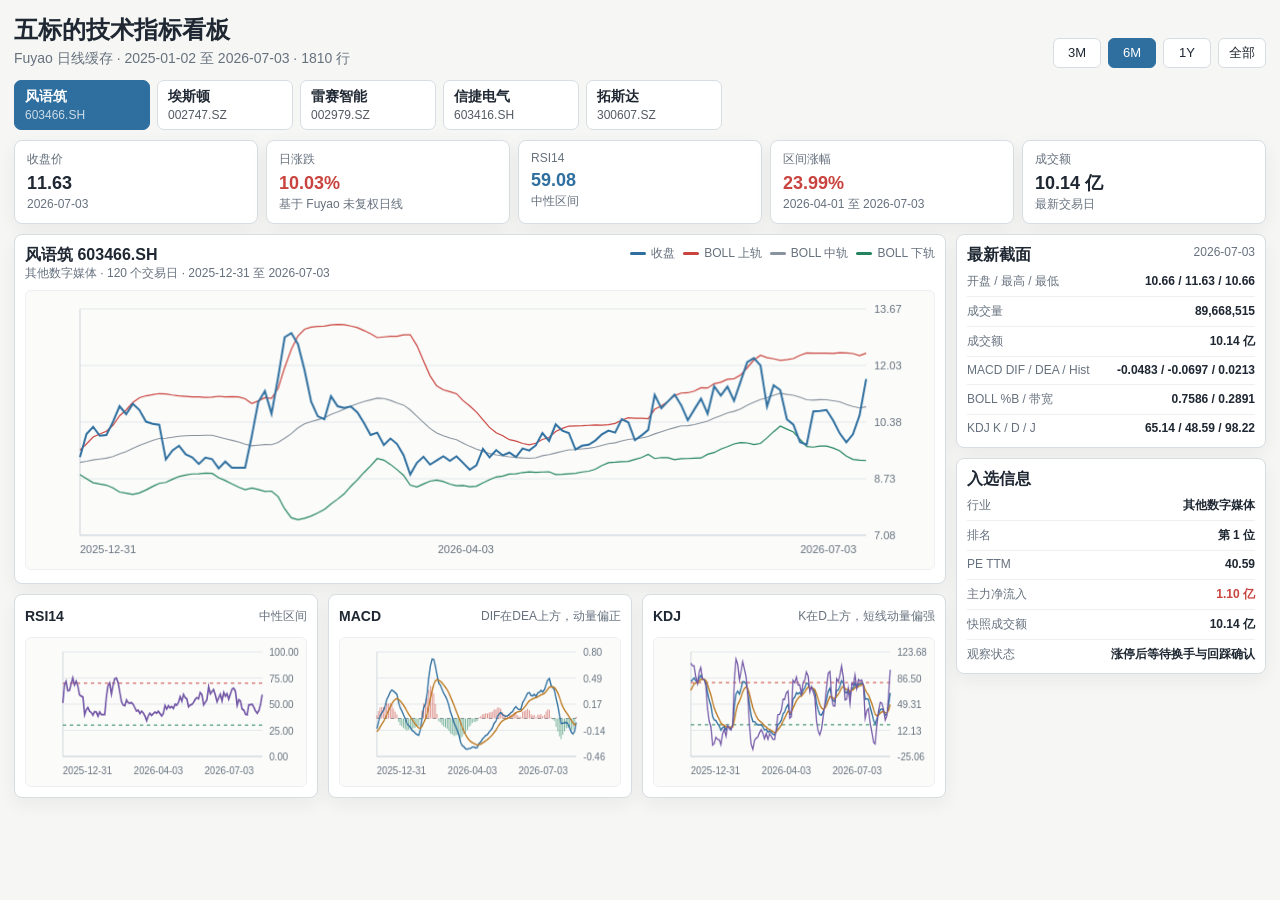
<file: courses/lecture-2/task-2/indicator_dashboard.html>
<!doctype html>
<html lang="zh-CN">
<head>
  <meta charset="utf-8">
  <meta name="viewport" content="width=device-width, initial-scale=1">
  <meta http-equiv="Cache-Control" content="no-store">
  <meta http-equiv="Pragma" content="no-cache">
  <title>五标的技术指标看板</title>
  <link rel="stylesheet" href="indicator_dashboard.css?v=20260704_fix2">
</head>
<body>
  <main class="app">
    <header class="topbar">
      <div>
        <h1>五标的技术指标看板</h1>
        <p id="dataMeta">加载中...</p>
      </div>
      <div class="range-control" role="group" aria-label="时间范围">
        <button type="button" data-range="60">3M</button>
        <button type="button" data-range="120" class="active">6M</button>
        <button type="button" data-range="240">1Y</button>
        <button type="button" data-range="all">全部</button>
      </div>
    </header>

    <nav class="stock-tabs" id="stockTabs" aria-label="股票切换"></nav>

    <section class="summary-grid" id="summaryGrid"></section>

    <section class="workspace">
      <section class="chart-area">
        <div class="panel panel-main">
          <div class="panel-head">
            <div>
              <h2 id="stockTitle">--</h2>
              <p id="stockSubtitle">--</p>
            </div>
            <div class="legend">
              <span><i class="line close"></i>收盘</span>
              <span><i class="line upper"></i>BOLL 上轨</span>
              <span><i class="line mid"></i>BOLL 中轨</span>
              <span><i class="line lower"></i>BOLL 下轨</span>
            </div>
          </div>
          <canvas id="priceCanvas" height="280" data-height="280"></canvas>
        </div>

        <div class="mini-grid">
          <div class="panel">
            <div class="panel-head compact">
              <h3>RSI14</h3>
              <span id="rsiNote">--</span>
            </div>
            <canvas id="rsiCanvas" height="150" data-height="150"></canvas>
          </div>
          <div class="panel">
            <div class="panel-head compact">
              <h3>MACD</h3>
              <span id="macdNote">--</span>
            </div>
            <canvas id="macdCanvas" height="150" data-height="150"></canvas>
          </div>
          <div class="panel">
            <div class="panel-head compact">
              <h3>KDJ</h3>
              <span id="kdjNote">--</span>
            </div>
            <canvas id="kdjCanvas" height="150" data-height="150"></canvas>
          </div>
        </div>
      </section>

      <aside class="detail-panel">
        <div class="panel">
          <div class="panel-head">
            <h2>最新截面</h2>
            <span id="latestDate">--</span>
          </div>
          <dl class="metric-list" id="latestMetrics"></dl>
        </div>

        <div class="panel">
          <div class="panel-head">
            <h2>入选信息</h2>
          </div>
          <dl class="metric-list" id="selectionInfo"></dl>
        </div>
      </aside>
    </section>
  </main>

  <script src="indicator_dashboard.js?v=20260704_fix2"></script>
</body>
</html>
</file>
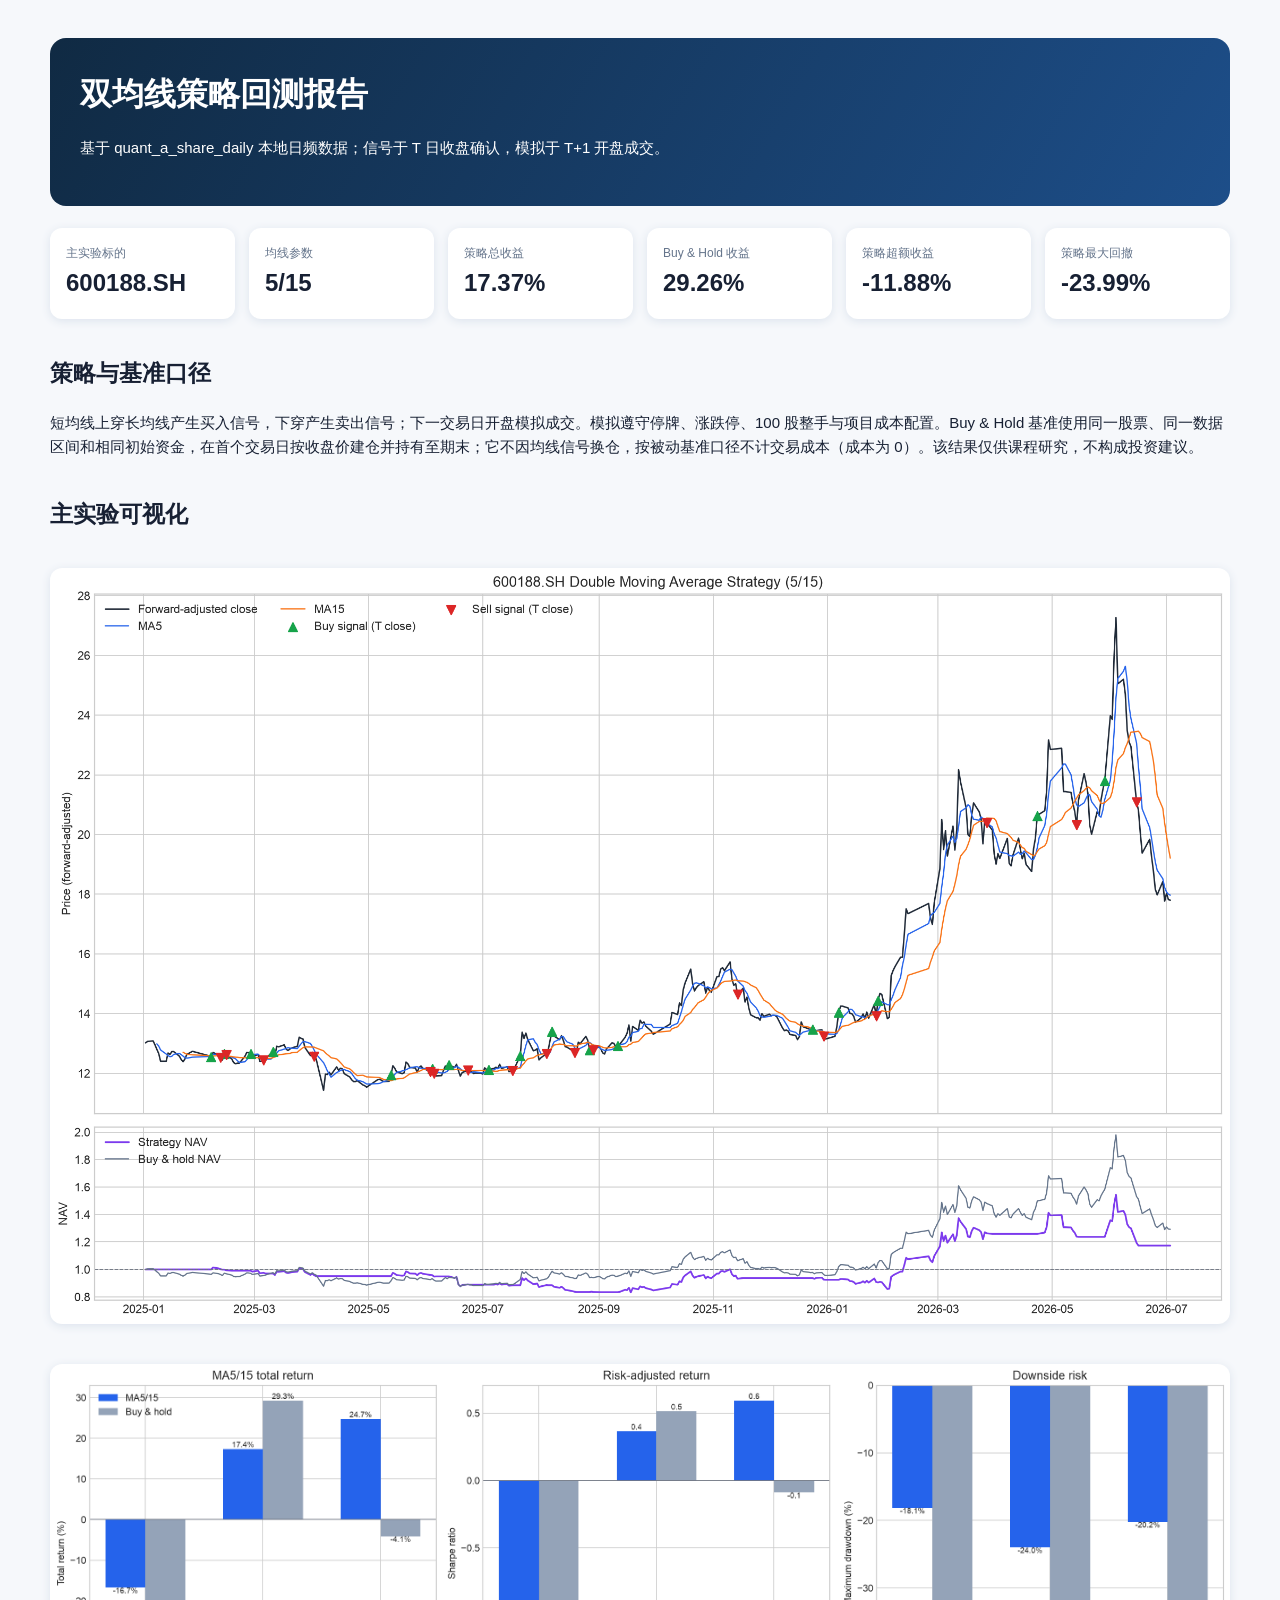
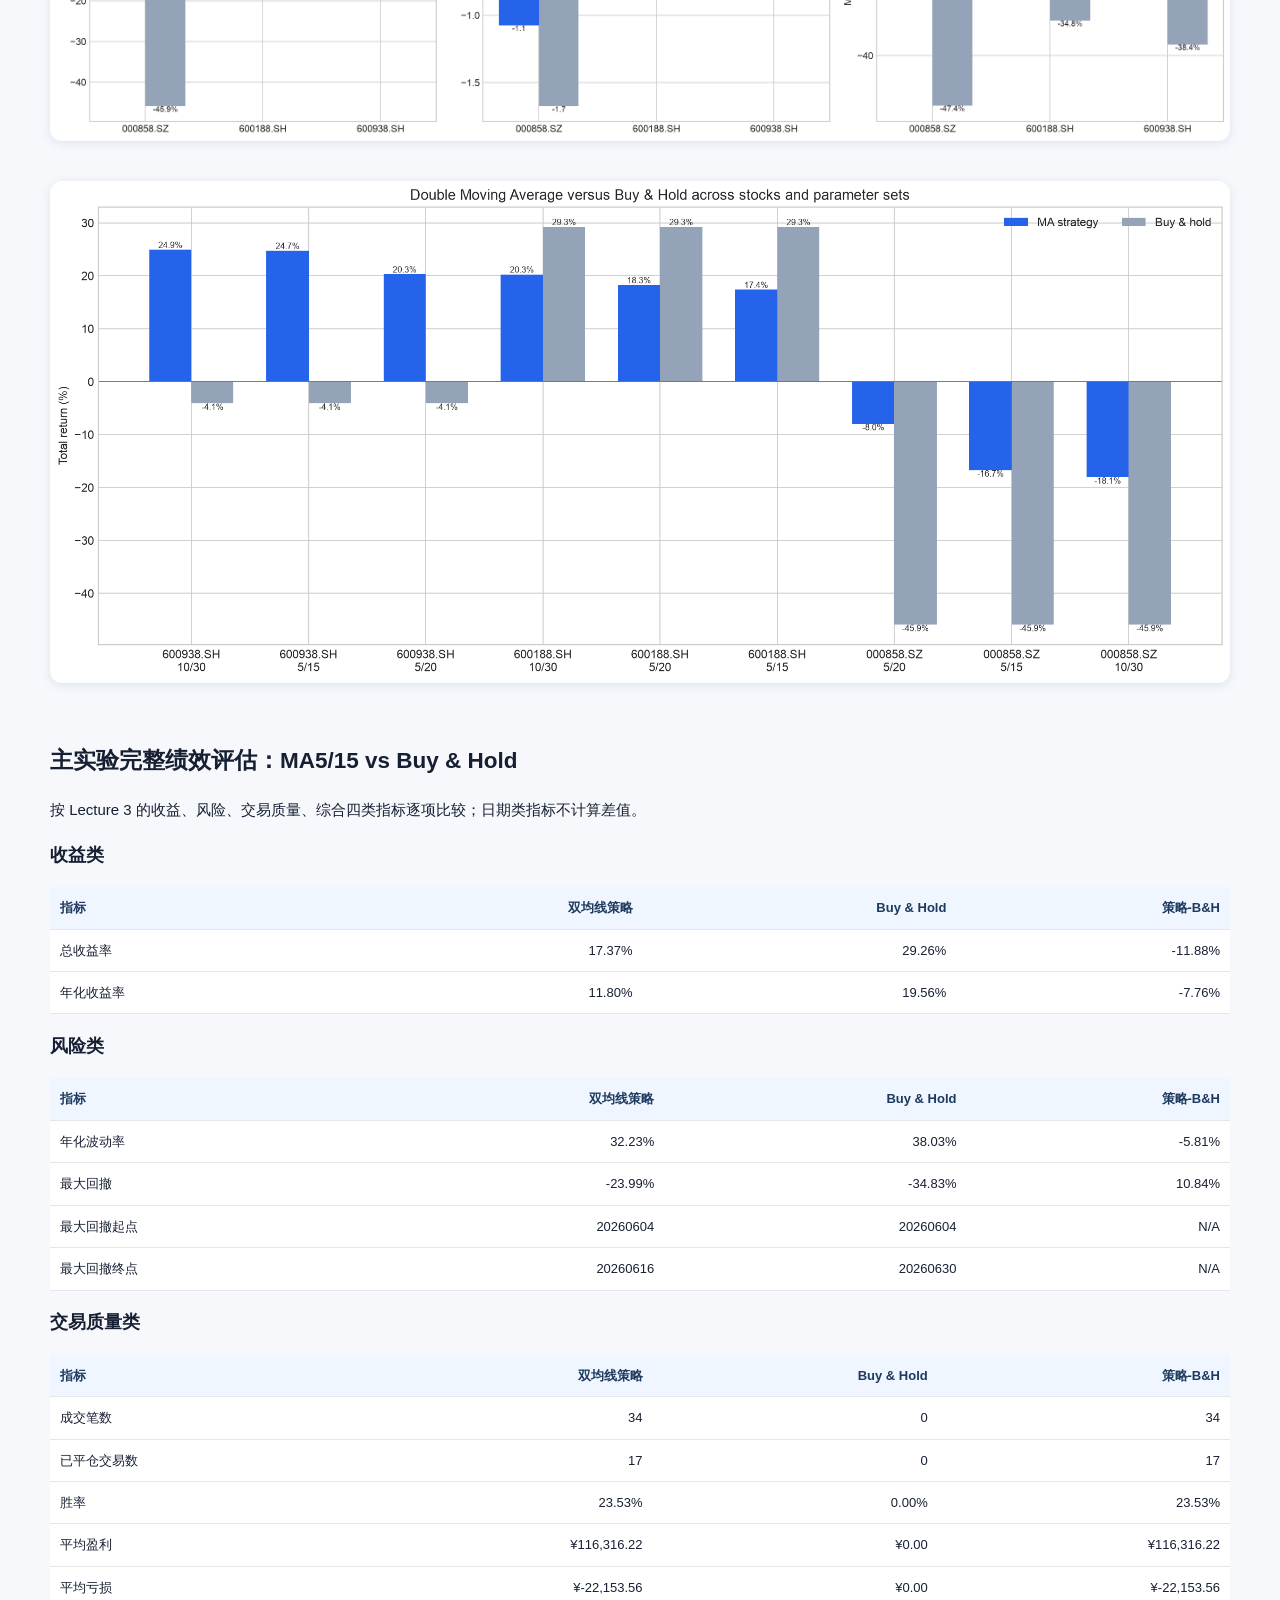
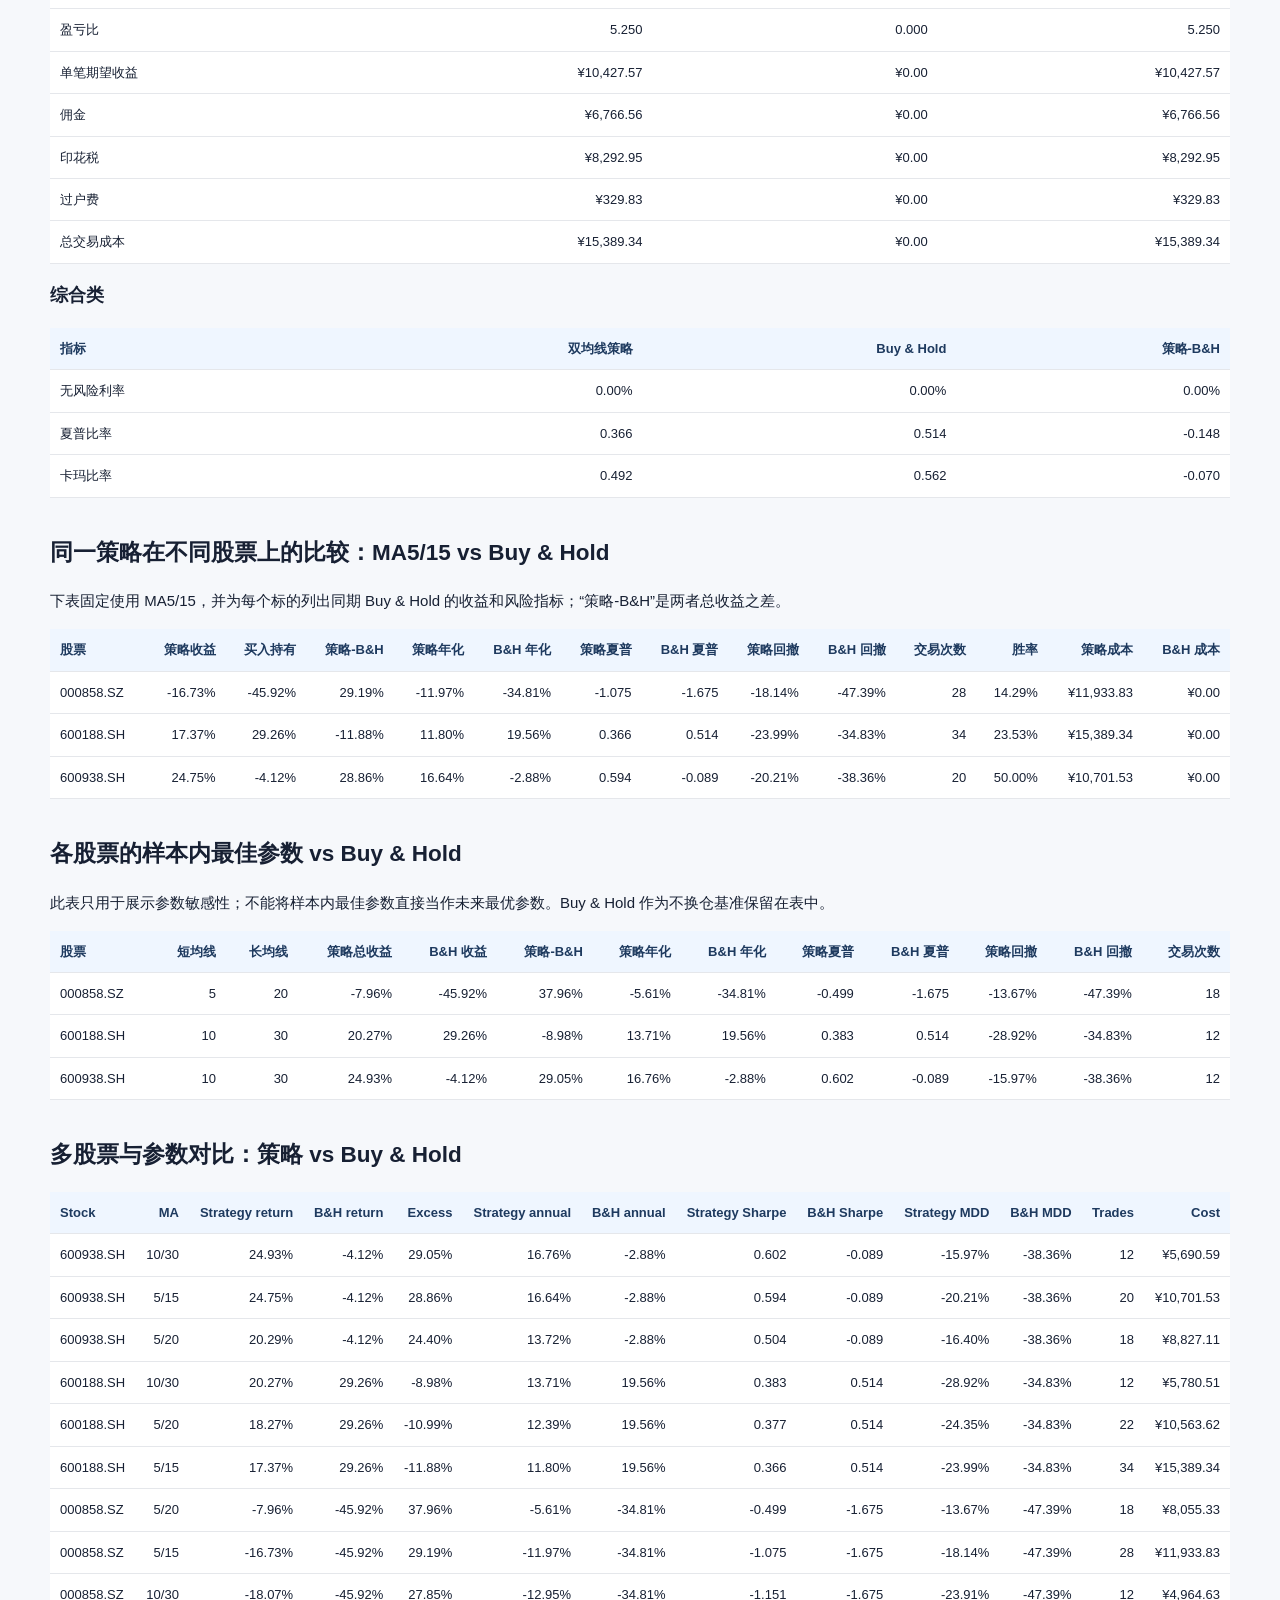
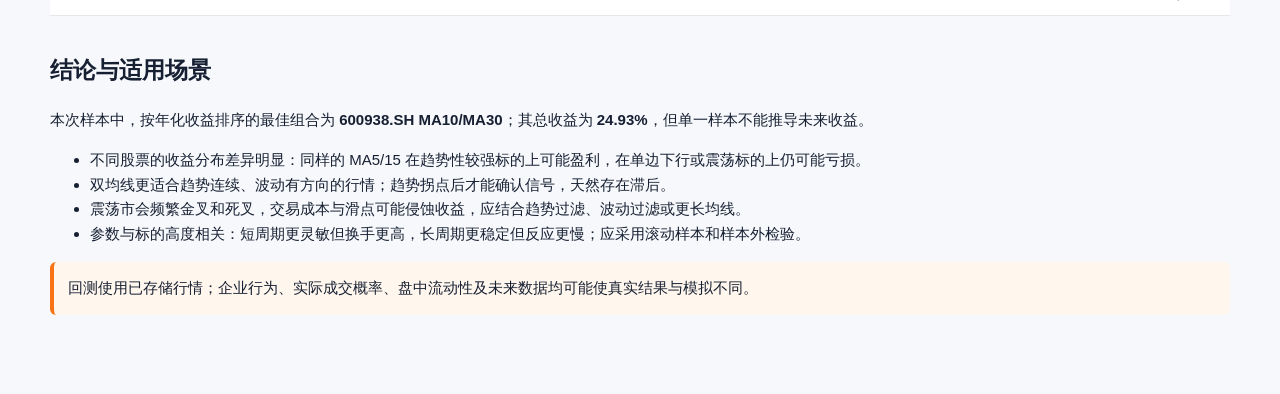
<file: courses/lecture-3/task-3/Task3_双均线策略回测报告.html>
<!doctype html>
<html lang="zh-CN"><head><meta charset="utf-8"><meta name="viewport" content="width=device-width,initial-scale=1">
<title>Task 3｜双均线策略回测报告</title>
<style>
body{margin:0;background:#f6f8fb;color:#172033;font:15px/1.65 -apple-system,BlinkMacSystemFont,"Segoe UI",sans-serif} main{max-width:1180px;margin:auto;padding:38px 22px 64px} h1{font-size:32px;margin:0} h2{margin-top:36px} .hero{background:linear-gradient(120deg,#102a43,#1d4e89);color:white;border-radius:16px;padding:30px} .cards{display:grid;grid-template-columns:repeat(auto-fit,minmax(180px,1fr));gap:14px;margin:22px 0} .card{background:white;border-radius:12px;padding:16px;box-shadow:0 2px 10px #dce3ed} .label{color:#64748b;font-size:12px} .value{font-size:24px;font-weight:700} table{width:100%;border-collapse:collapse;background:white;font-size:13px} th,td{padding:10px;border-bottom:1px solid #e5e7eb;text-align:right} th:first-child,td:first-child{text-align:left} th{background:#eff6ff;color:#1e3a5f} img{max-width:100%;background:white;border-radius:12px;margin:16px 0;box-shadow:0 2px 10px #dce3ed} .note{background:#fff7ed;border-left:4px solid #f97316;padding:14px;border-radius:6px}</style></head>
<body><main><section class="hero"><h1>双均线策略回测报告</h1><p>基于 quant_a_share_daily 本地日频数据；信号于 T 日收盘确认，模拟于 T+1 开盘成交。</p></section>
<section class="cards"><div class="card"><div class="label">主实验标的</div><div class="value">600188.SH</div></div><div class="card"><div class="label">均线参数</div><div class="value">5/15</div></div><div class="card"><div class="label">策略总收益</div><div class="value">17.37%</div></div><div class="card"><div class="label">Buy & Hold 收益</div><div class="value">29.26%</div></div><div class="card"><div class="label">策略超额收益</div><div class="value">-11.88%</div></div><div class="card"><div class="label">策略最大回撤</div><div class="value">-23.99%</div></div></section>
<h2>策略与基准口径</h2><p>短均线上穿长均线产生买入信号，下穿产生卖出信号；下一交易日开盘模拟成交。模拟遵守停牌、涨跌停、100 股整手与项目成本配置。Buy & Hold 基准使用同一股票、同一数据区间和相同初始资金，在首个交易日按收盘价建仓并持有至期末；它不因均线信号换仓，按被动基准口径不计交易成本（成本为 0）。该结果仅供课程研究，不构成投资建议。</p>
<h2>主实验可视化</h2><img src="figures/ma_cross_600188_SH_5_15.png" alt="ma_cross_600188_SH_5_15">
<img src="figures/ma_cross_stock_comparison_5_15.png" alt="ma_cross_stock_comparison_5_15">
<img src="figures/ma_cross_parameter_comparison.png" alt="ma_cross_parameter_comparison">
<h2>主实验完整绩效评估：MA5/15 vs Buy & Hold</h2><p>按 Lecture 3 的收益、风险、交易质量、综合四类指标逐项比较；日期类指标不计算差值。</p><h3>收益类</h3><table><thead><tr><th>指标</th><th>双均线策略</th><th>Buy & Hold</th><th>策略-B&H</th></tr></thead><tbody><tr><td>总收益率</td><td>17.37%</td><td>29.26%</td><td>-11.88%</td></tr><tr><td>年化收益率</td><td>11.80%</td><td>19.56%</td><td>-7.76%</td></tr></tbody></table>
<h3>风险类</h3><table><thead><tr><th>指标</th><th>双均线策略</th><th>Buy & Hold</th><th>策略-B&H</th></tr></thead><tbody><tr><td>年化波动率</td><td>32.23%</td><td>38.03%</td><td>-5.81%</td></tr><tr><td>最大回撤</td><td>-23.99%</td><td>-34.83%</td><td>10.84%</td></tr><tr><td>最大回撤起点</td><td>20260604</td><td>20260604</td><td>N/A</td></tr><tr><td>最大回撤终点</td><td>20260616</td><td>20260630</td><td>N/A</td></tr></tbody></table>
<h3>交易质量类</h3><table><thead><tr><th>指标</th><th>双均线策略</th><th>Buy & Hold</th><th>策略-B&H</th></tr></thead><tbody><tr><td>成交笔数</td><td>34</td><td>0</td><td>34</td></tr><tr><td>已平仓交易数</td><td>17</td><td>0</td><td>17</td></tr><tr><td>胜率</td><td>23.53%</td><td>0.00%</td><td>23.53%</td></tr><tr><td>平均盈利</td><td>¥116,316.22</td><td>¥0.00</td><td>¥116,316.22</td></tr><tr><td>平均亏损</td><td>¥-22,153.56</td><td>¥0.00</td><td>¥-22,153.56</td></tr><tr><td>盈亏比</td><td>5.250</td><td>0.000</td><td>5.250</td></tr><tr><td>单笔期望收益</td><td>¥10,427.57</td><td>¥0.00</td><td>¥10,427.57</td></tr><tr><td>佣金</td><td>¥6,766.56</td><td>¥0.00</td><td>¥6,766.56</td></tr><tr><td>印花税</td><td>¥8,292.95</td><td>¥0.00</td><td>¥8,292.95</td></tr><tr><td>过户费</td><td>¥329.83</td><td>¥0.00</td><td>¥329.83</td></tr><tr><td>总交易成本</td><td>¥15,389.34</td><td>¥0.00</td><td>¥15,389.34</td></tr></tbody></table>
<h3>综合类</h3><table><thead><tr><th>指标</th><th>双均线策略</th><th>Buy & Hold</th><th>策略-B&H</th></tr></thead><tbody><tr><td>无风险利率</td><td>0.00%</td><td>0.00%</td><td>0.00%</td></tr><tr><td>夏普比率</td><td>0.366</td><td>0.514</td><td>-0.148</td></tr><tr><td>卡玛比率</td><td>0.492</td><td>0.562</td><td>-0.070</td></tr></tbody></table>
<h2>同一策略在不同股票上的比较：MA5/15 vs Buy & Hold</h2><p>下表固定使用 MA5/15，并为每个标的列出同期 Buy & Hold 的收益和风险指标；“策略-B&H”是两者总收益之差。</p><table><thead><tr><th>股票</th><th>策略收益</th><th>买入持有</th><th>策略-B&amp;H</th><th>策略年化</th><th>B&amp;H 年化</th><th>策略夏普</th><th>B&amp;H 夏普</th><th>策略回撤</th><th>B&amp;H 回撤</th><th>交易次数</th><th>胜率</th><th>策略成本</th><th>B&amp;H 成本</th></tr></thead><tbody><tr><td>000858.SZ</td><td>-16.73%</td><td>-45.92%</td><td>29.19%</td><td>-11.97%</td><td>-34.81%</td><td>-1.075</td><td>-1.675</td><td>-18.14%</td><td>-47.39%</td><td>28</td><td>14.29%</td><td>¥11,933.83</td><td>¥0.00</td></tr><tr><td>600188.SH</td><td>17.37%</td><td>29.26%</td><td>-11.88%</td><td>11.80%</td><td>19.56%</td><td>0.366</td><td>0.514</td><td>-23.99%</td><td>-34.83%</td><td>34</td><td>23.53%</td><td>¥15,389.34</td><td>¥0.00</td></tr><tr><td>600938.SH</td><td>24.75%</td><td>-4.12%</td><td>28.86%</td><td>16.64%</td><td>-2.88%</td><td>0.594</td><td>-0.089</td><td>-20.21%</td><td>-38.36%</td><td>20</td><td>50.00%</td><td>¥10,701.53</td><td>¥0.00</td></tr></tbody></table>
<h2>各股票的样本内最佳参数 vs Buy & Hold</h2><p>此表只用于展示参数敏感性；不能将样本内最佳参数直接当作未来最优参数。Buy & Hold 作为不换仓基准保留在表中。</p><table><thead><tr><th>股票</th><th>短均线</th><th>长均线</th><th>策略总收益</th><th>B&amp;H 收益</th><th>策略-B&amp;H</th><th>策略年化</th><th>B&amp;H 年化</th><th>策略夏普</th><th>B&amp;H 夏普</th><th>策略回撤</th><th>B&amp;H 回撤</th><th>交易次数</th></tr></thead><tbody><tr><td>000858.SZ</td><td>5</td><td>20</td><td>-7.96%</td><td>-45.92%</td><td>37.96%</td><td>-5.61%</td><td>-34.81%</td><td>-0.499</td><td>-1.675</td><td>-13.67%</td><td>-47.39%</td><td>18</td></tr><tr><td>600188.SH</td><td>10</td><td>30</td><td>20.27%</td><td>29.26%</td><td>-8.98%</td><td>13.71%</td><td>19.56%</td><td>0.383</td><td>0.514</td><td>-28.92%</td><td>-34.83%</td><td>12</td></tr><tr><td>600938.SH</td><td>10</td><td>30</td><td>24.93%</td><td>-4.12%</td><td>29.05%</td><td>16.76%</td><td>-2.88%</td><td>0.602</td><td>-0.089</td><td>-15.97%</td><td>-38.36%</td><td>12</td></tr></tbody></table>
<h2>多股票与参数对比：策略 vs Buy & Hold</h2><table><thead><tr><th>Stock</th><th>MA</th><th>Strategy return</th><th>B&H return</th><th>Excess</th><th>Strategy annual</th><th>B&H annual</th><th>Strategy Sharpe</th><th>B&H Sharpe</th><th>Strategy MDD</th><th>B&H MDD</th><th>Trades</th><th>Cost</th></tr></thead><tbody><tr><td>600938.SH</td><td>10/30</td><td>24.93%</td><td>-4.12%</td><td>29.05%</td><td>16.76%</td><td>-2.88%</td><td>0.602</td><td>-0.089</td><td>-15.97%</td><td>-38.36%</td><td>12</td><td>¥5,690.59</td></tr>
<tr><td>600938.SH</td><td>5/15</td><td>24.75%</td><td>-4.12%</td><td>28.86%</td><td>16.64%</td><td>-2.88%</td><td>0.594</td><td>-0.089</td><td>-20.21%</td><td>-38.36%</td><td>20</td><td>¥10,701.53</td></tr>
<tr><td>600938.SH</td><td>5/20</td><td>20.29%</td><td>-4.12%</td><td>24.40%</td><td>13.72%</td><td>-2.88%</td><td>0.504</td><td>-0.089</td><td>-16.40%</td><td>-38.36%</td><td>18</td><td>¥8,827.11</td></tr>
<tr><td>600188.SH</td><td>10/30</td><td>20.27%</td><td>29.26%</td><td>-8.98%</td><td>13.71%</td><td>19.56%</td><td>0.383</td><td>0.514</td><td>-28.92%</td><td>-34.83%</td><td>12</td><td>¥5,780.51</td></tr>
<tr><td>600188.SH</td><td>5/20</td><td>18.27%</td><td>29.26%</td><td>-10.99%</td><td>12.39%</td><td>19.56%</td><td>0.377</td><td>0.514</td><td>-24.35%</td><td>-34.83%</td><td>22</td><td>¥10,563.62</td></tr>
<tr><td>600188.SH</td><td>5/15</td><td>17.37%</td><td>29.26%</td><td>-11.88%</td><td>11.80%</td><td>19.56%</td><td>0.366</td><td>0.514</td><td>-23.99%</td><td>-34.83%</td><td>34</td><td>¥15,389.34</td></tr>
<tr><td>000858.SZ</td><td>5/20</td><td>-7.96%</td><td>-45.92%</td><td>37.96%</td><td>-5.61%</td><td>-34.81%</td><td>-0.499</td><td>-1.675</td><td>-13.67%</td><td>-47.39%</td><td>18</td><td>¥8,055.33</td></tr>
<tr><td>000858.SZ</td><td>5/15</td><td>-16.73%</td><td>-45.92%</td><td>29.19%</td><td>-11.97%</td><td>-34.81%</td><td>-1.075</td><td>-1.675</td><td>-18.14%</td><td>-47.39%</td><td>28</td><td>¥11,933.83</td></tr>
<tr><td>000858.SZ</td><td>10/30</td><td>-18.07%</td><td>-45.92%</td><td>27.85%</td><td>-12.95%</td><td>-34.81%</td><td>-1.151</td><td>-1.675</td><td>-23.91%</td><td>-47.39%</td><td>12</td><td>¥4,964.63</td></tr></tbody></table>
<h2>结论与适用场景</h2><p>本次样本中，按年化收益排序的最佳组合为 <strong>600938.SH MA10/MA30</strong>；其总收益为 <strong>24.93%</strong>，但单一样本不能推导未来收益。</p><ul><li>不同股票的收益分布差异明显：同样的 MA5/15 在趋势性较强标的上可能盈利，在单边下行或震荡标的上仍可能亏损。</li><li>双均线更适合趋势连续、波动有方向的行情；趋势拐点后才能确认信号，天然存在滞后。</li><li>震荡市会频繁金叉和死叉，交易成本与滑点可能侵蚀收益，应结合趋势过滤、波动过滤或更长均线。</li><li>参数与标的高度相关：短周期更灵敏但换手更高，长周期更稳定但反应更慢；应采用滚动样本和样本外检验。</li></ul><p class="note">回测使用已存储行情；企业行为、实际成交概率、盘中流动性及未来数据均可能使真实结果与模拟不同。</p></main></body></html>
</file>
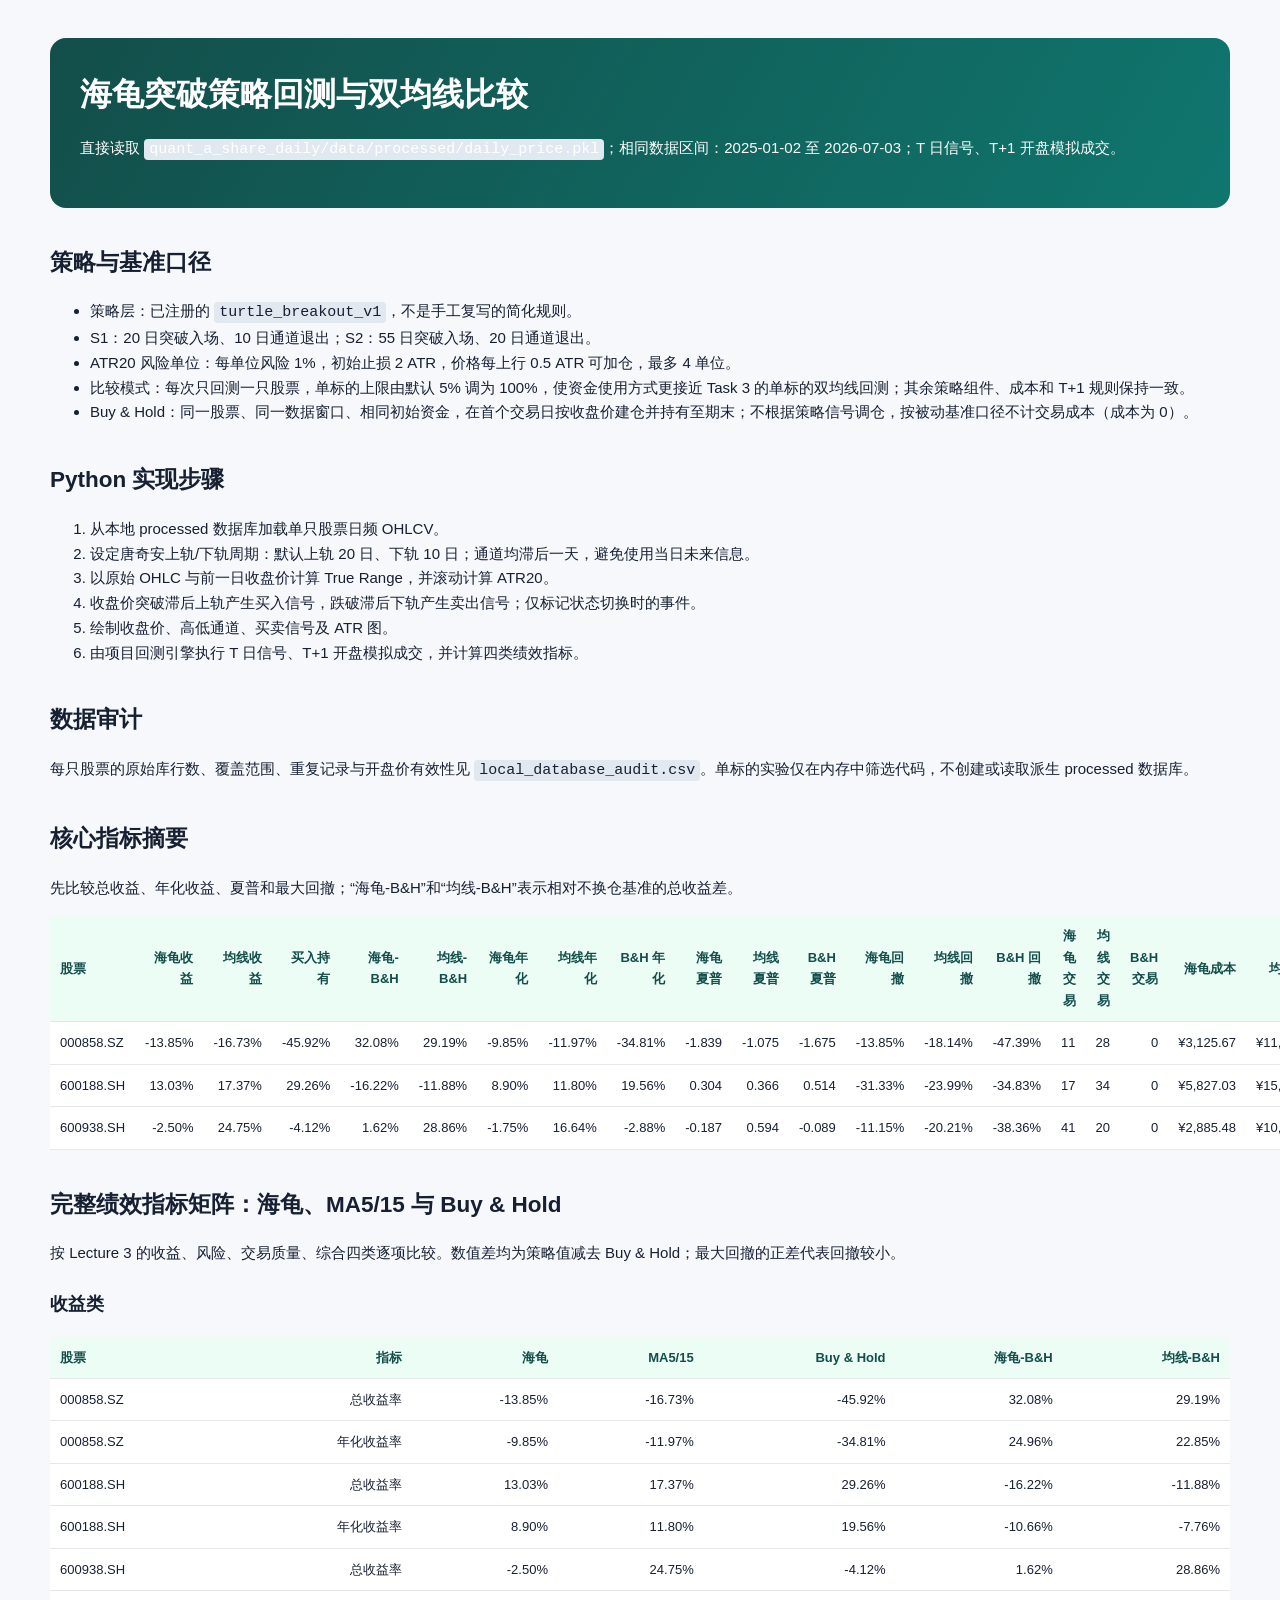
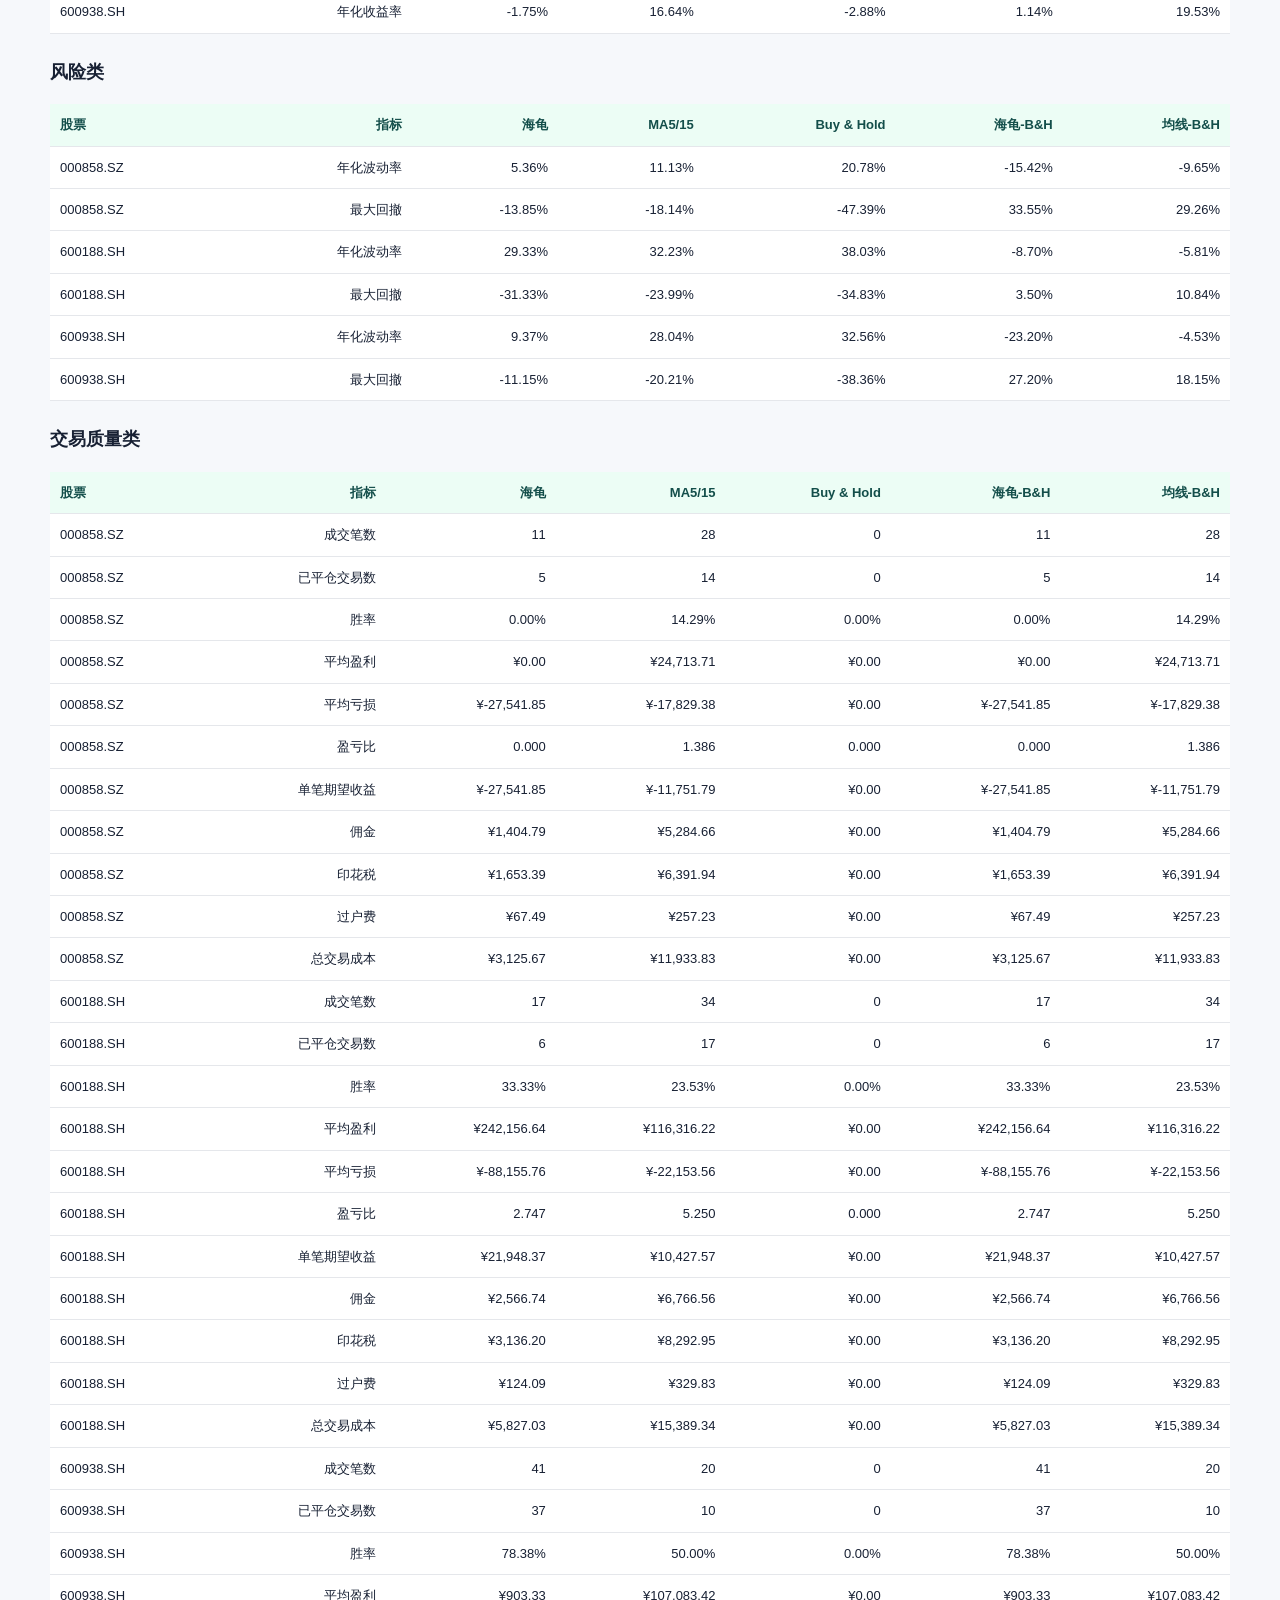
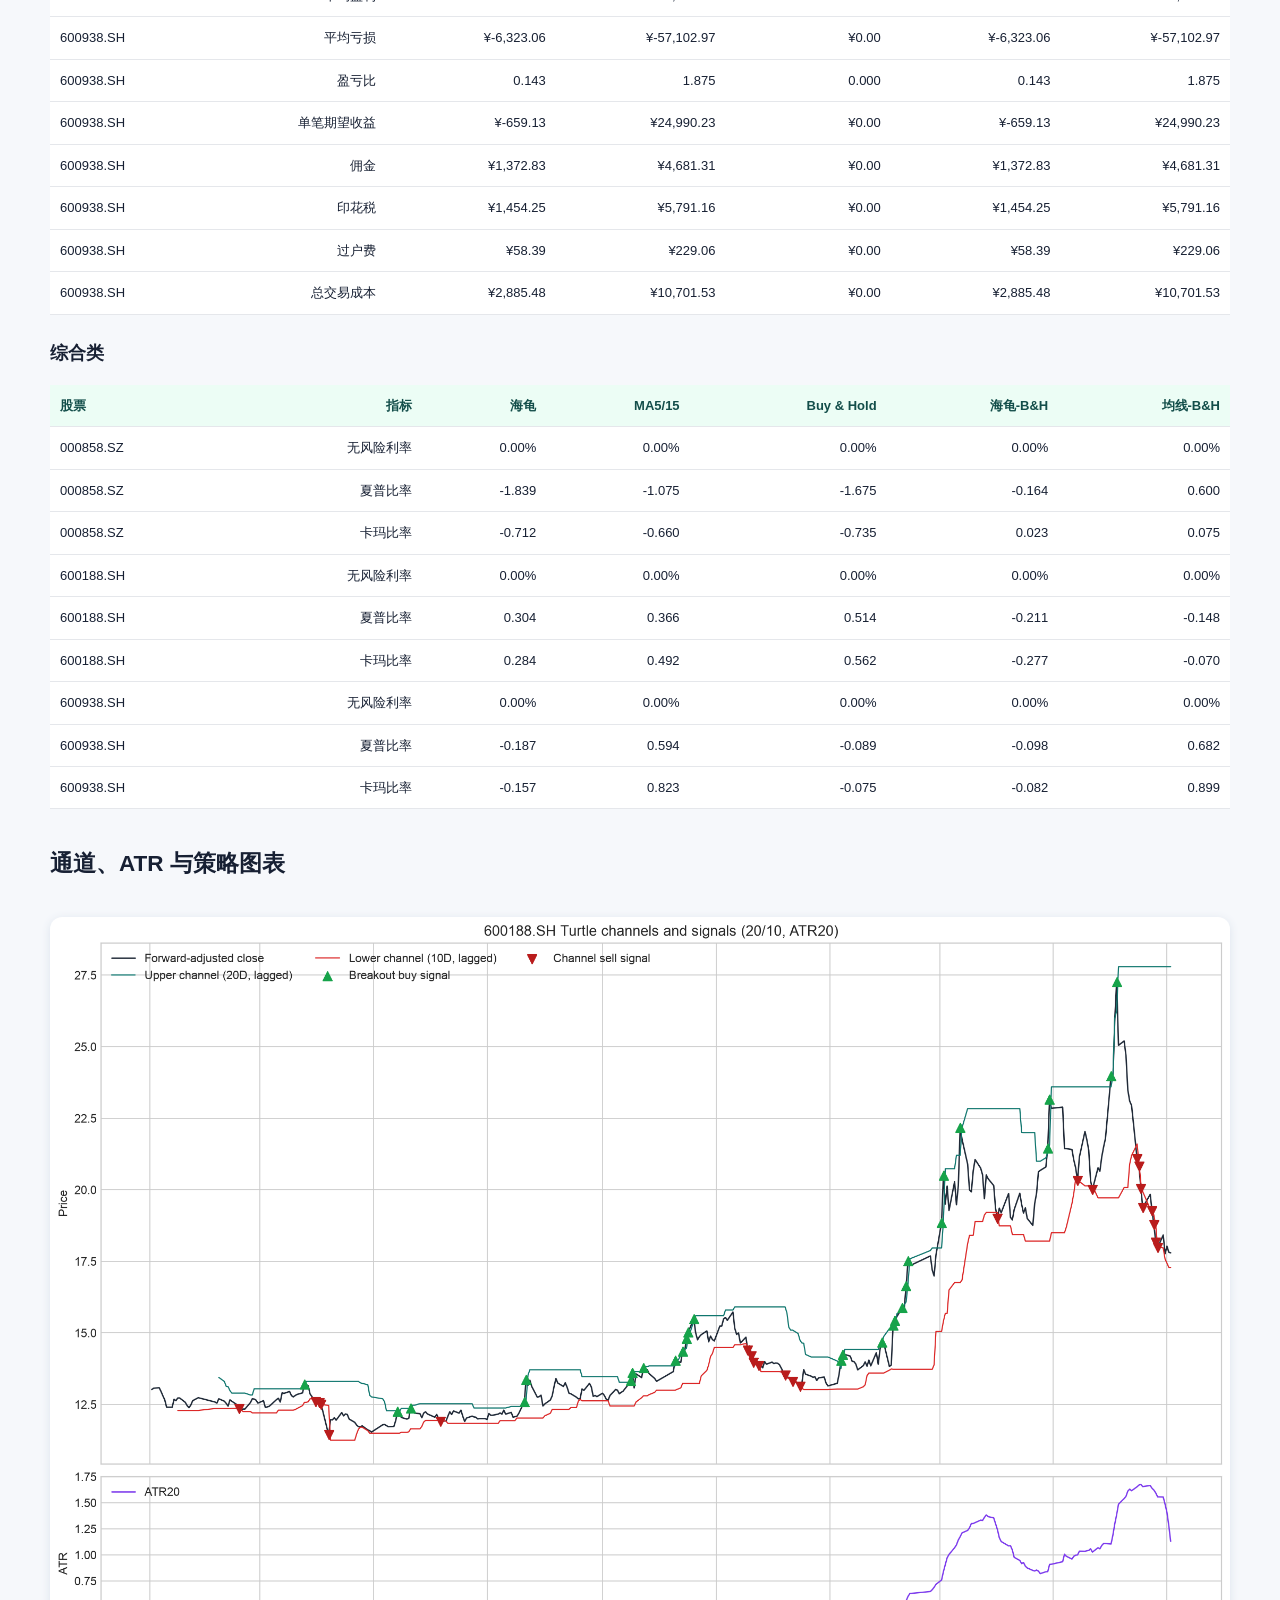
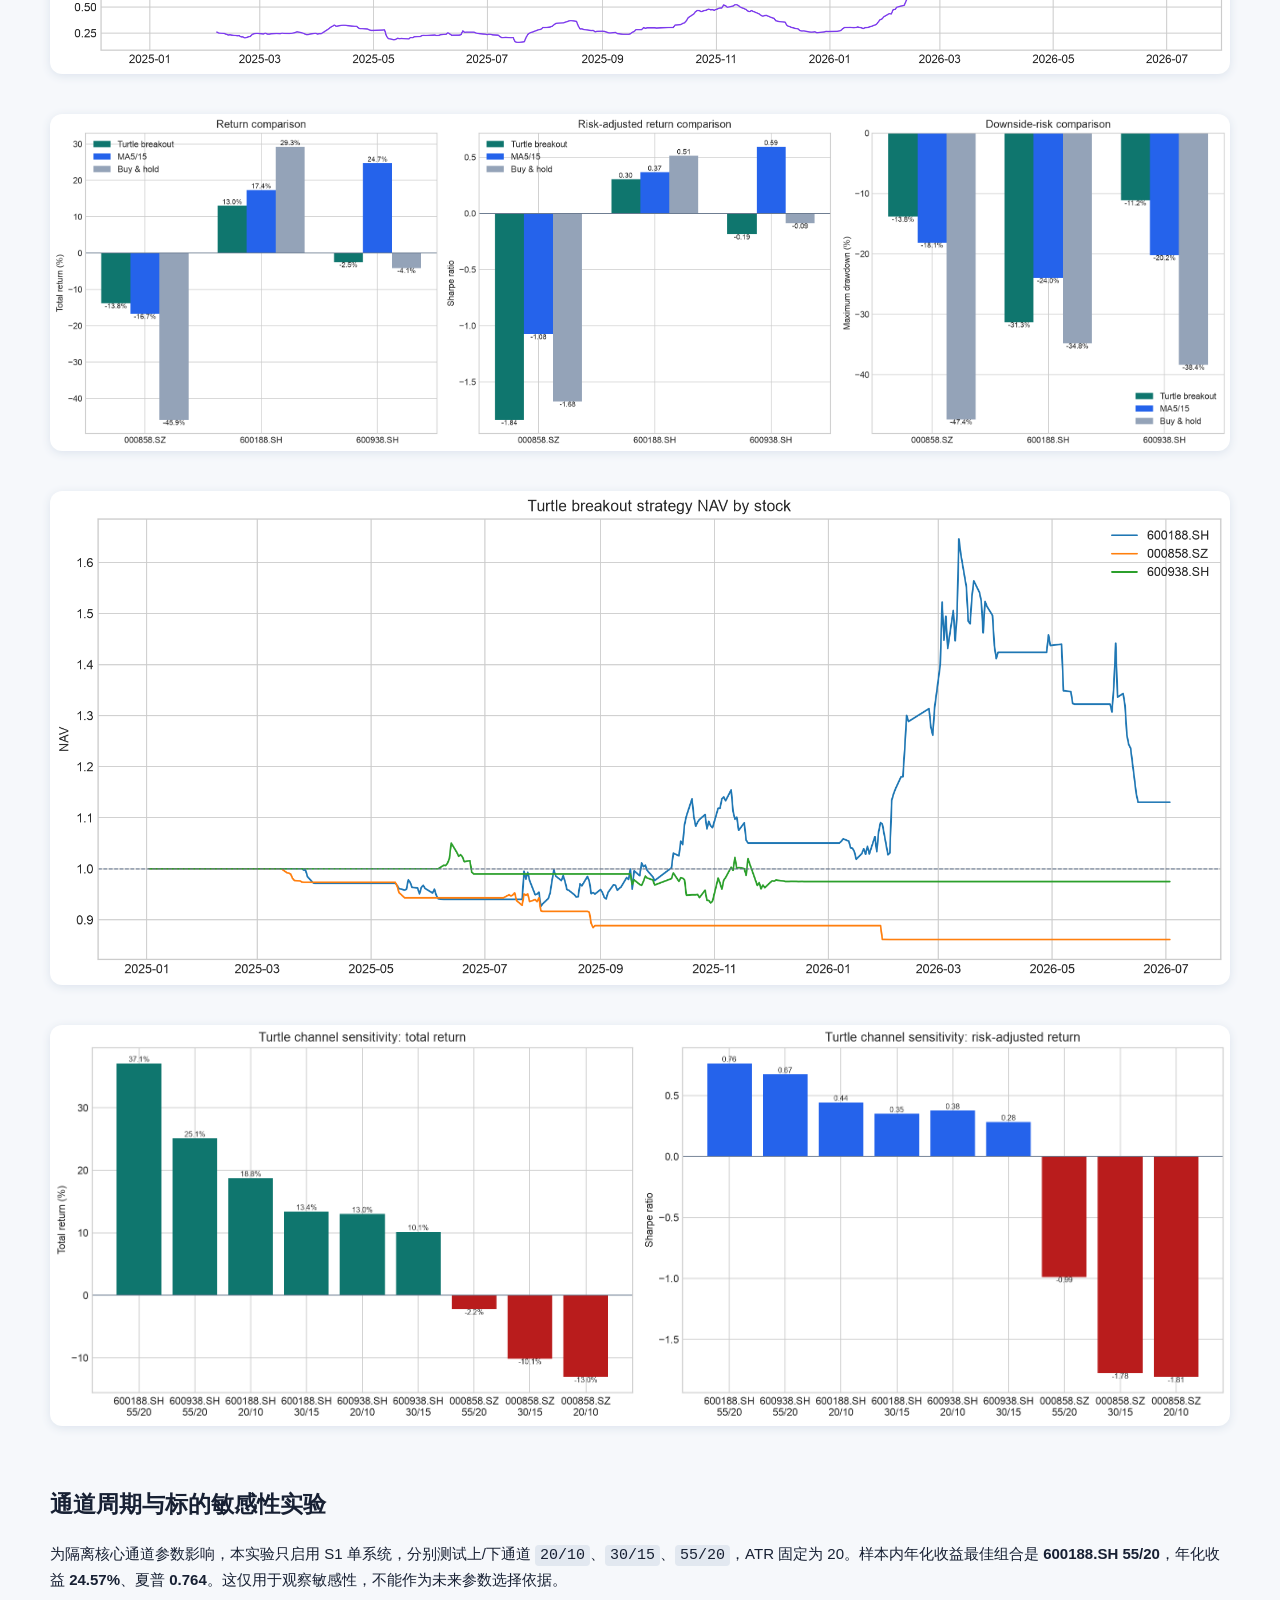
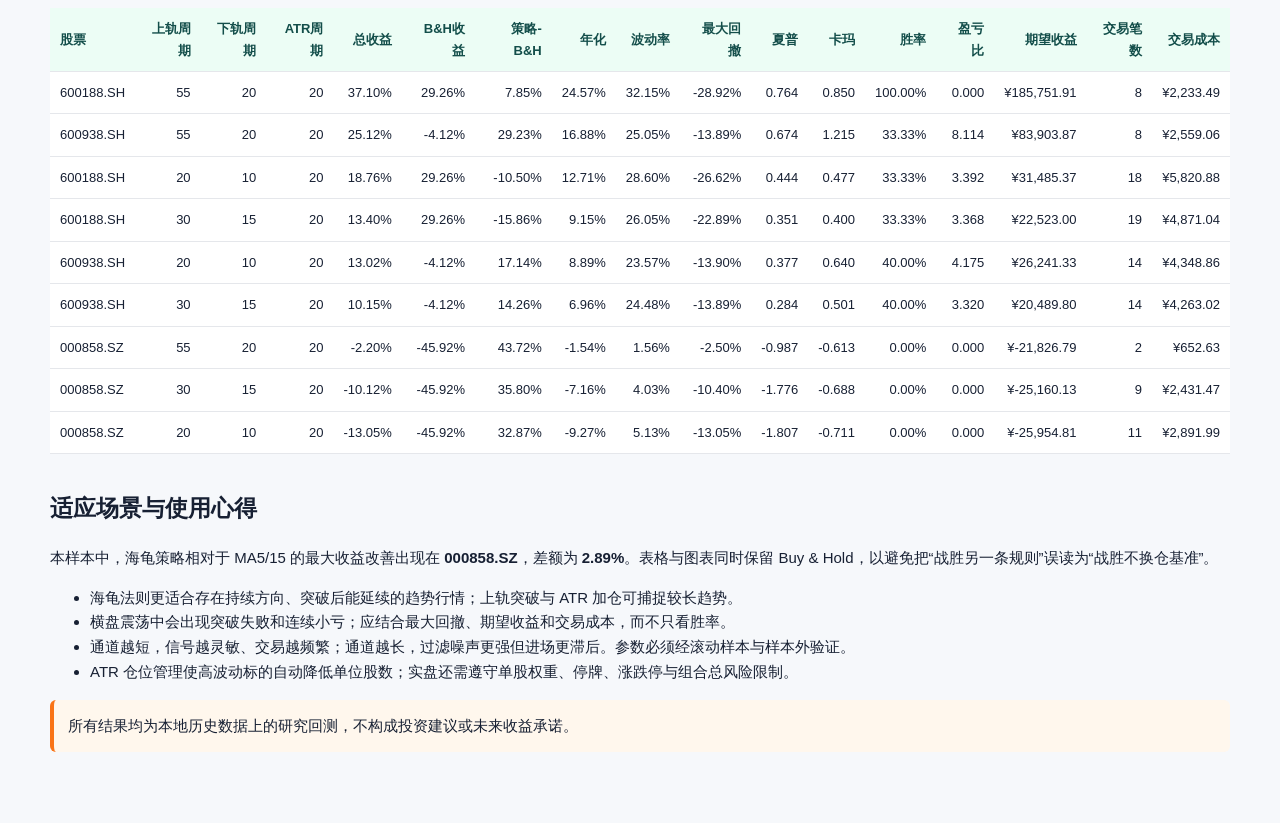
<file: courses/lecture-4/task-4/Task4_海龟策略回测与双均线比较.html>
<!doctype html><html lang="zh-CN"><head><meta charset="utf-8"><meta name="viewport" content="width=device-width,initial-scale=1">
<title>Task 4｜海龟策略回测与双均线比较</title><style>
body{margin:0;background:#f6f8fb;color:#172033;font:15px/1.65 -apple-system,BlinkMacSystemFont,"Segoe UI",sans-serif}main{max-width:1180px;margin:auto;padding:38px 22px 64px}h1{font-size:32px;margin:0}h2{margin-top:36px}h3{margin-top:24px}.hero{background:linear-gradient(120deg,#134e4a,#0f766e);color:#fff;border-radius:16px;padding:30px}.note{background:#fff7ed;border-left:4px solid #f97316;padding:14px;border-radius:6px}table{width:100%;border-collapse:collapse;background:#fff;font-size:13px}th,td{padding:10px;border-bottom:1px solid #e5e7eb;text-align:right}th:first-child,td:first-child{text-align:left}th{background:#ecfdf5;color:#134e4a}img{max-width:100%;background:#fff;border-radius:12px;margin:16px 0;box-shadow:0 2px 10px #dce3ed}code{background:#e2e8f0;padding:2px 5px;border-radius:4px}</style></head>
<body><main><section class="hero"><h1>海龟突破策略回测与双均线比较</h1><p>直接读取 <code>quant_a_share_daily/data/processed/daily_price.pkl</code>；相同数据区间：2025-01-02 至 2026-07-03；T 日信号、T+1 开盘模拟成交。</p></section>
<h2>策略与基准口径</h2><ul><li>策略层：已注册的 <code>turtle_breakout_v1</code>，不是手工复写的简化规则。</li><li>S1：20 日突破入场、10 日通道退出；S2：55 日突破入场、20 日通道退出。</li><li>ATR20 风险单位：每单位风险 1%，初始止损 2 ATR，价格每上行 0.5 ATR 可加仓，最多 4 单位。</li><li>比较模式：每次只回测一只股票，单标的上限由默认 5% 调为 100%，使资金使用方式更接近 Task 3 的单标的双均线回测；其余策略组件、成本和 T+1 规则保持一致。</li><li>Buy & Hold：同一股票、同一数据窗口、相同初始资金，在首个交易日按收盘价建仓并持有至期末；不根据策略信号调仓，按被动基准口径不计交易成本（成本为 0）。</li></ul>
<h2>Python 实现步骤</h2><ol><li>从本地 processed 数据库加载单只股票日频 OHLCV。</li><li>设定唐奇安上轨/下轨周期：默认上轨 20 日、下轨 10 日；通道均滞后一天，避免使用当日未来信息。</li><li>以原始 OHLC 与前一日收盘价计算 True Range，并滚动计算 ATR20。</li><li>收盘价突破滞后上轨产生买入信号，跌破滞后下轨产生卖出信号；仅标记状态切换时的事件。</li><li>绘制收盘价、高低通道、买卖信号及 ATR 图。</li><li>由项目回测引擎执行 T 日信号、T+1 开盘模拟成交，并计算四类绩效指标。</li></ol>
<h2>数据审计</h2><p>每只股票的原始库行数、覆盖范围、重复记录与开盘价有效性见 <code>local_database_audit.csv</code>。单标的实验仅在内存中筛选代码，不创建或读取派生 processed 数据库。</p>
<h2>核心指标摘要</h2><p>先比较总收益、年化收益、夏普和最大回撤；“海龟-B&H”和“均线-B&H”表示相对不换仓基准的总收益差。</p><table><thead><tr><th>股票</th><th>海龟收益</th><th>均线收益</th><th>买入持有</th><th>海龟-B&H</th><th>均线-B&H</th><th>海龟年化</th><th>均线年化</th><th>B&H 年化</th><th>海龟夏普</th><th>均线夏普</th><th>B&H 夏普</th><th>海龟回撤</th><th>均线回撤</th><th>B&H 回撤</th><th>海龟交易</th><th>均线交易</th><th>B&H 交易</th><th>海龟成本</th><th>均线成本</th><th>B&H 成本</th></tr></thead><tbody><tr><td>000858.SZ</td><td>-13.85%</td><td>-16.73%</td><td>-45.92%</td><td>32.08%</td><td>29.19%</td><td>-9.85%</td><td>-11.97%</td><td>-34.81%</td><td>-1.839</td><td>-1.075</td><td>-1.675</td><td>-13.85%</td><td>-18.14%</td><td>-47.39%</td><td>11</td><td>28</td><td>0</td><td>¥3,125.67</td><td>¥11,933.83</td><td>¥0.00</td></tr><tr><td>600188.SH</td><td>13.03%</td><td>17.37%</td><td>29.26%</td><td>-16.22%</td><td>-11.88%</td><td>8.90%</td><td>11.80%</td><td>19.56%</td><td>0.304</td><td>0.366</td><td>0.514</td><td>-31.33%</td><td>-23.99%</td><td>-34.83%</td><td>17</td><td>34</td><td>0</td><td>¥5,827.03</td><td>¥15,389.34</td><td>¥0.00</td></tr><tr><td>600938.SH</td><td>-2.50%</td><td>24.75%</td><td>-4.12%</td><td>1.62%</td><td>28.86%</td><td>-1.75%</td><td>16.64%</td><td>-2.88%</td><td>-0.187</td><td>0.594</td><td>-0.089</td><td>-11.15%</td><td>-20.21%</td><td>-38.36%</td><td>41</td><td>20</td><td>0</td><td>¥2,885.48</td><td>¥10,701.53</td><td>¥0.00</td></tr></tbody></table>
<h2>完整绩效指标矩阵：海龟、MA5/15 与 Buy & Hold</h2><p>按 Lecture 3 的收益、风险、交易质量、综合四类逐项比较。数值差均为策略值减去 Buy & Hold；最大回撤的正差代表回撤较小。</p><h3>收益类</h3><table><thead><tr><th>股票</th><th>指标</th><th>海龟</th><th>MA5/15</th><th>Buy & Hold</th><th>海龟-B&H</th><th>均线-B&H</th></tr></thead><tbody><tr><td>000858.SZ</td><td>总收益率</td><td>-13.85%</td><td>-16.73%</td><td>-45.92%</td><td>32.08%</td><td>29.19%</td></tr><tr><td>000858.SZ</td><td>年化收益率</td><td>-9.85%</td><td>-11.97%</td><td>-34.81%</td><td>24.96%</td><td>22.85%</td></tr><tr><td>600188.SH</td><td>总收益率</td><td>13.03%</td><td>17.37%</td><td>29.26%</td><td>-16.22%</td><td>-11.88%</td></tr><tr><td>600188.SH</td><td>年化收益率</td><td>8.90%</td><td>11.80%</td><td>19.56%</td><td>-10.66%</td><td>-7.76%</td></tr><tr><td>600938.SH</td><td>总收益率</td><td>-2.50%</td><td>24.75%</td><td>-4.12%</td><td>1.62%</td><td>28.86%</td></tr><tr><td>600938.SH</td><td>年化收益率</td><td>-1.75%</td><td>16.64%</td><td>-2.88%</td><td>1.14%</td><td>19.53%</td></tr></tbody></table>
<h3>风险类</h3><table><thead><tr><th>股票</th><th>指标</th><th>海龟</th><th>MA5/15</th><th>Buy & Hold</th><th>海龟-B&H</th><th>均线-B&H</th></tr></thead><tbody><tr><td>000858.SZ</td><td>年化波动率</td><td>5.36%</td><td>11.13%</td><td>20.78%</td><td>-15.42%</td><td>-9.65%</td></tr><tr><td>000858.SZ</td><td>最大回撤</td><td>-13.85%</td><td>-18.14%</td><td>-47.39%</td><td>33.55%</td><td>29.26%</td></tr><tr><td>600188.SH</td><td>年化波动率</td><td>29.33%</td><td>32.23%</td><td>38.03%</td><td>-8.70%</td><td>-5.81%</td></tr><tr><td>600188.SH</td><td>最大回撤</td><td>-31.33%</td><td>-23.99%</td><td>-34.83%</td><td>3.50%</td><td>10.84%</td></tr><tr><td>600938.SH</td><td>年化波动率</td><td>9.37%</td><td>28.04%</td><td>32.56%</td><td>-23.20%</td><td>-4.53%</td></tr><tr><td>600938.SH</td><td>最大回撤</td><td>-11.15%</td><td>-20.21%</td><td>-38.36%</td><td>27.20%</td><td>18.15%</td></tr></tbody></table>
<h3>交易质量类</h3><table><thead><tr><th>股票</th><th>指标</th><th>海龟</th><th>MA5/15</th><th>Buy & Hold</th><th>海龟-B&H</th><th>均线-B&H</th></tr></thead><tbody><tr><td>000858.SZ</td><td>成交笔数</td><td>11</td><td>28</td><td>0</td><td>11</td><td>28</td></tr><tr><td>000858.SZ</td><td>已平仓交易数</td><td>5</td><td>14</td><td>0</td><td>5</td><td>14</td></tr><tr><td>000858.SZ</td><td>胜率</td><td>0.00%</td><td>14.29%</td><td>0.00%</td><td>0.00%</td><td>14.29%</td></tr><tr><td>000858.SZ</td><td>平均盈利</td><td>¥0.00</td><td>¥24,713.71</td><td>¥0.00</td><td>¥0.00</td><td>¥24,713.71</td></tr><tr><td>000858.SZ</td><td>平均亏损</td><td>¥-27,541.85</td><td>¥-17,829.38</td><td>¥0.00</td><td>¥-27,541.85</td><td>¥-17,829.38</td></tr><tr><td>000858.SZ</td><td>盈亏比</td><td>0.000</td><td>1.386</td><td>0.000</td><td>0.000</td><td>1.386</td></tr><tr><td>000858.SZ</td><td>单笔期望收益</td><td>¥-27,541.85</td><td>¥-11,751.79</td><td>¥0.00</td><td>¥-27,541.85</td><td>¥-11,751.79</td></tr><tr><td>000858.SZ</td><td>佣金</td><td>¥1,404.79</td><td>¥5,284.66</td><td>¥0.00</td><td>¥1,404.79</td><td>¥5,284.66</td></tr><tr><td>000858.SZ</td><td>印花税</td><td>¥1,653.39</td><td>¥6,391.94</td><td>¥0.00</td><td>¥1,653.39</td><td>¥6,391.94</td></tr><tr><td>000858.SZ</td><td>过户费</td><td>¥67.49</td><td>¥257.23</td><td>¥0.00</td><td>¥67.49</td><td>¥257.23</td></tr><tr><td>000858.SZ</td><td>总交易成本</td><td>¥3,125.67</td><td>¥11,933.83</td><td>¥0.00</td><td>¥3,125.67</td><td>¥11,933.83</td></tr><tr><td>600188.SH</td><td>成交笔数</td><td>17</td><td>34</td><td>0</td><td>17</td><td>34</td></tr><tr><td>600188.SH</td><td>已平仓交易数</td><td>6</td><td>17</td><td>0</td><td>6</td><td>17</td></tr><tr><td>600188.SH</td><td>胜率</td><td>33.33%</td><td>23.53%</td><td>0.00%</td><td>33.33%</td><td>23.53%</td></tr><tr><td>600188.SH</td><td>平均盈利</td><td>¥242,156.64</td><td>¥116,316.22</td><td>¥0.00</td><td>¥242,156.64</td><td>¥116,316.22</td></tr><tr><td>600188.SH</td><td>平均亏损</td><td>¥-88,155.76</td><td>¥-22,153.56</td><td>¥0.00</td><td>¥-88,155.76</td><td>¥-22,153.56</td></tr><tr><td>600188.SH</td><td>盈亏比</td><td>2.747</td><td>5.250</td><td>0.000</td><td>2.747</td><td>5.250</td></tr><tr><td>600188.SH</td><td>单笔期望收益</td><td>¥21,948.37</td><td>¥10,427.57</td><td>¥0.00</td><td>¥21,948.37</td><td>¥10,427.57</td></tr><tr><td>600188.SH</td><td>佣金</td><td>¥2,566.74</td><td>¥6,766.56</td><td>¥0.00</td><td>¥2,566.74</td><td>¥6,766.56</td></tr><tr><td>600188.SH</td><td>印花税</td><td>¥3,136.20</td><td>¥8,292.95</td><td>¥0.00</td><td>¥3,136.20</td><td>¥8,292.95</td></tr><tr><td>600188.SH</td><td>过户费</td><td>¥124.09</td><td>¥329.83</td><td>¥0.00</td><td>¥124.09</td><td>¥329.83</td></tr><tr><td>600188.SH</td><td>总交易成本</td><td>¥5,827.03</td><td>¥15,389.34</td><td>¥0.00</td><td>¥5,827.03</td><td>¥15,389.34</td></tr><tr><td>600938.SH</td><td>成交笔数</td><td>41</td><td>20</td><td>0</td><td>41</td><td>20</td></tr><tr><td>600938.SH</td><td>已平仓交易数</td><td>37</td><td>10</td><td>0</td><td>37</td><td>10</td></tr><tr><td>600938.SH</td><td>胜率</td><td>78.38%</td><td>50.00%</td><td>0.00%</td><td>78.38%</td><td>50.00%</td></tr><tr><td>600938.SH</td><td>平均盈利</td><td>¥903.33</td><td>¥107,083.42</td><td>¥0.00</td><td>¥903.33</td><td>¥107,083.42</td></tr><tr><td>600938.SH</td><td>平均亏损</td><td>¥-6,323.06</td><td>¥-57,102.97</td><td>¥0.00</td><td>¥-6,323.06</td><td>¥-57,102.97</td></tr><tr><td>600938.SH</td><td>盈亏比</td><td>0.143</td><td>1.875</td><td>0.000</td><td>0.143</td><td>1.875</td></tr><tr><td>600938.SH</td><td>单笔期望收益</td><td>¥-659.13</td><td>¥24,990.23</td><td>¥0.00</td><td>¥-659.13</td><td>¥24,990.23</td></tr><tr><td>600938.SH</td><td>佣金</td><td>¥1,372.83</td><td>¥4,681.31</td><td>¥0.00</td><td>¥1,372.83</td><td>¥4,681.31</td></tr><tr><td>600938.SH</td><td>印花税</td><td>¥1,454.25</td><td>¥5,791.16</td><td>¥0.00</td><td>¥1,454.25</td><td>¥5,791.16</td></tr><tr><td>600938.SH</td><td>过户费</td><td>¥58.39</td><td>¥229.06</td><td>¥0.00</td><td>¥58.39</td><td>¥229.06</td></tr><tr><td>600938.SH</td><td>总交易成本</td><td>¥2,885.48</td><td>¥10,701.53</td><td>¥0.00</td><td>¥2,885.48</td><td>¥10,701.53</td></tr></tbody></table>
<h3>综合类</h3><table><thead><tr><th>股票</th><th>指标</th><th>海龟</th><th>MA5/15</th><th>Buy & Hold</th><th>海龟-B&H</th><th>均线-B&H</th></tr></thead><tbody><tr><td>000858.SZ</td><td>无风险利率</td><td>0.00%</td><td>0.00%</td><td>0.00%</td><td>0.00%</td><td>0.00%</td></tr><tr><td>000858.SZ</td><td>夏普比率</td><td>-1.839</td><td>-1.075</td><td>-1.675</td><td>-0.164</td><td>0.600</td></tr><tr><td>000858.SZ</td><td>卡玛比率</td><td>-0.712</td><td>-0.660</td><td>-0.735</td><td>0.023</td><td>0.075</td></tr><tr><td>600188.SH</td><td>无风险利率</td><td>0.00%</td><td>0.00%</td><td>0.00%</td><td>0.00%</td><td>0.00%</td></tr><tr><td>600188.SH</td><td>夏普比率</td><td>0.304</td><td>0.366</td><td>0.514</td><td>-0.211</td><td>-0.148</td></tr><tr><td>600188.SH</td><td>卡玛比率</td><td>0.284</td><td>0.492</td><td>0.562</td><td>-0.277</td><td>-0.070</td></tr><tr><td>600938.SH</td><td>无风险利率</td><td>0.00%</td><td>0.00%</td><td>0.00%</td><td>0.00%</td><td>0.00%</td></tr><tr><td>600938.SH</td><td>夏普比率</td><td>-0.187</td><td>0.594</td><td>-0.089</td><td>-0.098</td><td>0.682</td></tr><tr><td>600938.SH</td><td>卡玛比率</td><td>-0.157</td><td>0.823</td><td>-0.075</td><td>-0.082</td><td>0.899</td></tr></tbody></table>
<h2>通道、ATR 与策略图表</h2><img src="figures/turtle_channel_atr_signals_600188_SH_20_10.png" alt="turtle_channel_atr_signals_600188_SH_20_10">
<img src="figures/turtle_vs_ma_metrics.png" alt="turtle_vs_ma_metrics">
<img src="figures/turtle_navs_by_stock.png" alt="turtle_navs_by_stock">
<img src="figures/turtle_channel_parameter_sensitivity.png" alt="turtle_channel_parameter_sensitivity">
<h2>通道周期与标的敏感性实验</h2><p>为隔离核心通道参数影响，本实验只启用 S1 单系统，分别测试上/下通道 <code>20/10</code>、<code>30/15</code>、<code>55/20</code>，ATR 固定为 20。样本内年化收益最佳组合是 <strong>600188.SH 55/20</strong>，年化收益 <strong>24.57%</strong>、夏普 <strong>0.764</strong>。这仅用于观察敏感性，不能作为未来参数选择依据。</p><table><thead><tr><th>股票</th><th>上轨周期</th><th>下轨周期</th><th>ATR周期</th><th>总收益</th><th>B&H收益</th><th>策略-B&H</th><th>年化</th><th>波动率</th><th>最大回撤</th><th>夏普</th><th>卡玛</th><th>胜率</th><th>盈亏比</th><th>期望收益</th><th>交易笔数</th><th>交易成本</th></tr></thead><tbody><tr><td>600188.SH</td><td>55</td><td>20</td><td>20</td><td>37.10%</td><td>29.26%</td><td>7.85%</td><td>24.57%</td><td>32.15%</td><td>-28.92%</td><td>0.764</td><td>0.850</td><td>100.00%</td><td>0.000</td><td>¥185,751.91</td><td>8</td><td>¥2,233.49</td></tr><tr><td>600938.SH</td><td>55</td><td>20</td><td>20</td><td>25.12%</td><td>-4.12%</td><td>29.23%</td><td>16.88%</td><td>25.05%</td><td>-13.89%</td><td>0.674</td><td>1.215</td><td>33.33%</td><td>8.114</td><td>¥83,903.87</td><td>8</td><td>¥2,559.06</td></tr><tr><td>600188.SH</td><td>20</td><td>10</td><td>20</td><td>18.76%</td><td>29.26%</td><td>-10.50%</td><td>12.71%</td><td>28.60%</td><td>-26.62%</td><td>0.444</td><td>0.477</td><td>33.33%</td><td>3.392</td><td>¥31,485.37</td><td>18</td><td>¥5,820.88</td></tr><tr><td>600188.SH</td><td>30</td><td>15</td><td>20</td><td>13.40%</td><td>29.26%</td><td>-15.86%</td><td>9.15%</td><td>26.05%</td><td>-22.89%</td><td>0.351</td><td>0.400</td><td>33.33%</td><td>3.368</td><td>¥22,523.00</td><td>19</td><td>¥4,871.04</td></tr><tr><td>600938.SH</td><td>20</td><td>10</td><td>20</td><td>13.02%</td><td>-4.12%</td><td>17.14%</td><td>8.89%</td><td>23.57%</td><td>-13.90%</td><td>0.377</td><td>0.640</td><td>40.00%</td><td>4.175</td><td>¥26,241.33</td><td>14</td><td>¥4,348.86</td></tr><tr><td>600938.SH</td><td>30</td><td>15</td><td>20</td><td>10.15%</td><td>-4.12%</td><td>14.26%</td><td>6.96%</td><td>24.48%</td><td>-13.89%</td><td>0.284</td><td>0.501</td><td>40.00%</td><td>3.320</td><td>¥20,489.80</td><td>14</td><td>¥4,263.02</td></tr><tr><td>000858.SZ</td><td>55</td><td>20</td><td>20</td><td>-2.20%</td><td>-45.92%</td><td>43.72%</td><td>-1.54%</td><td>1.56%</td><td>-2.50%</td><td>-0.987</td><td>-0.613</td><td>0.00%</td><td>0.000</td><td>¥-21,826.79</td><td>2</td><td>¥652.63</td></tr><tr><td>000858.SZ</td><td>30</td><td>15</td><td>20</td><td>-10.12%</td><td>-45.92%</td><td>35.80%</td><td>-7.16%</td><td>4.03%</td><td>-10.40%</td><td>-1.776</td><td>-0.688</td><td>0.00%</td><td>0.000</td><td>¥-25,160.13</td><td>9</td><td>¥2,431.47</td></tr><tr><td>000858.SZ</td><td>20</td><td>10</td><td>20</td><td>-13.05%</td><td>-45.92%</td><td>32.87%</td><td>-9.27%</td><td>5.13%</td><td>-13.05%</td><td>-1.807</td><td>-0.711</td><td>0.00%</td><td>0.000</td><td>¥-25,954.81</td><td>11</td><td>¥2,891.99</td></tr></tbody></table>
<h2>适应场景与使用心得</h2><p>本样本中，海龟策略相对于 MA5/15 的最大收益改善出现在 <strong>000858.SZ</strong>，差额为 <strong>2.89%</strong>。表格与图表同时保留 Buy & Hold，以避免把“战胜另一条规则”误读为“战胜不换仓基准”。</p><ul><li>海龟法则更适合存在持续方向、突破后能延续的趋势行情；上轨突破与 ATR 加仓可捕捉较长趋势。</li><li>横盘震荡中会出现突破失败和连续小亏；应结合最大回撤、期望收益和交易成本，而不只看胜率。</li><li>通道越短，信号越灵敏、交易越频繁；通道越长，过滤噪声更强但进场更滞后。参数必须经滚动样本与样本外验证。</li><li>ATR 仓位管理使高波动标的自动降低单位股数；实盘还需遵守单股权重、停牌、涨跌停与组合总风险限制。</li></ul><p class="note">所有结果均为本地历史数据上的研究回测，不构成投资建议或未来收益承诺。</p></main></body></html>
</file>
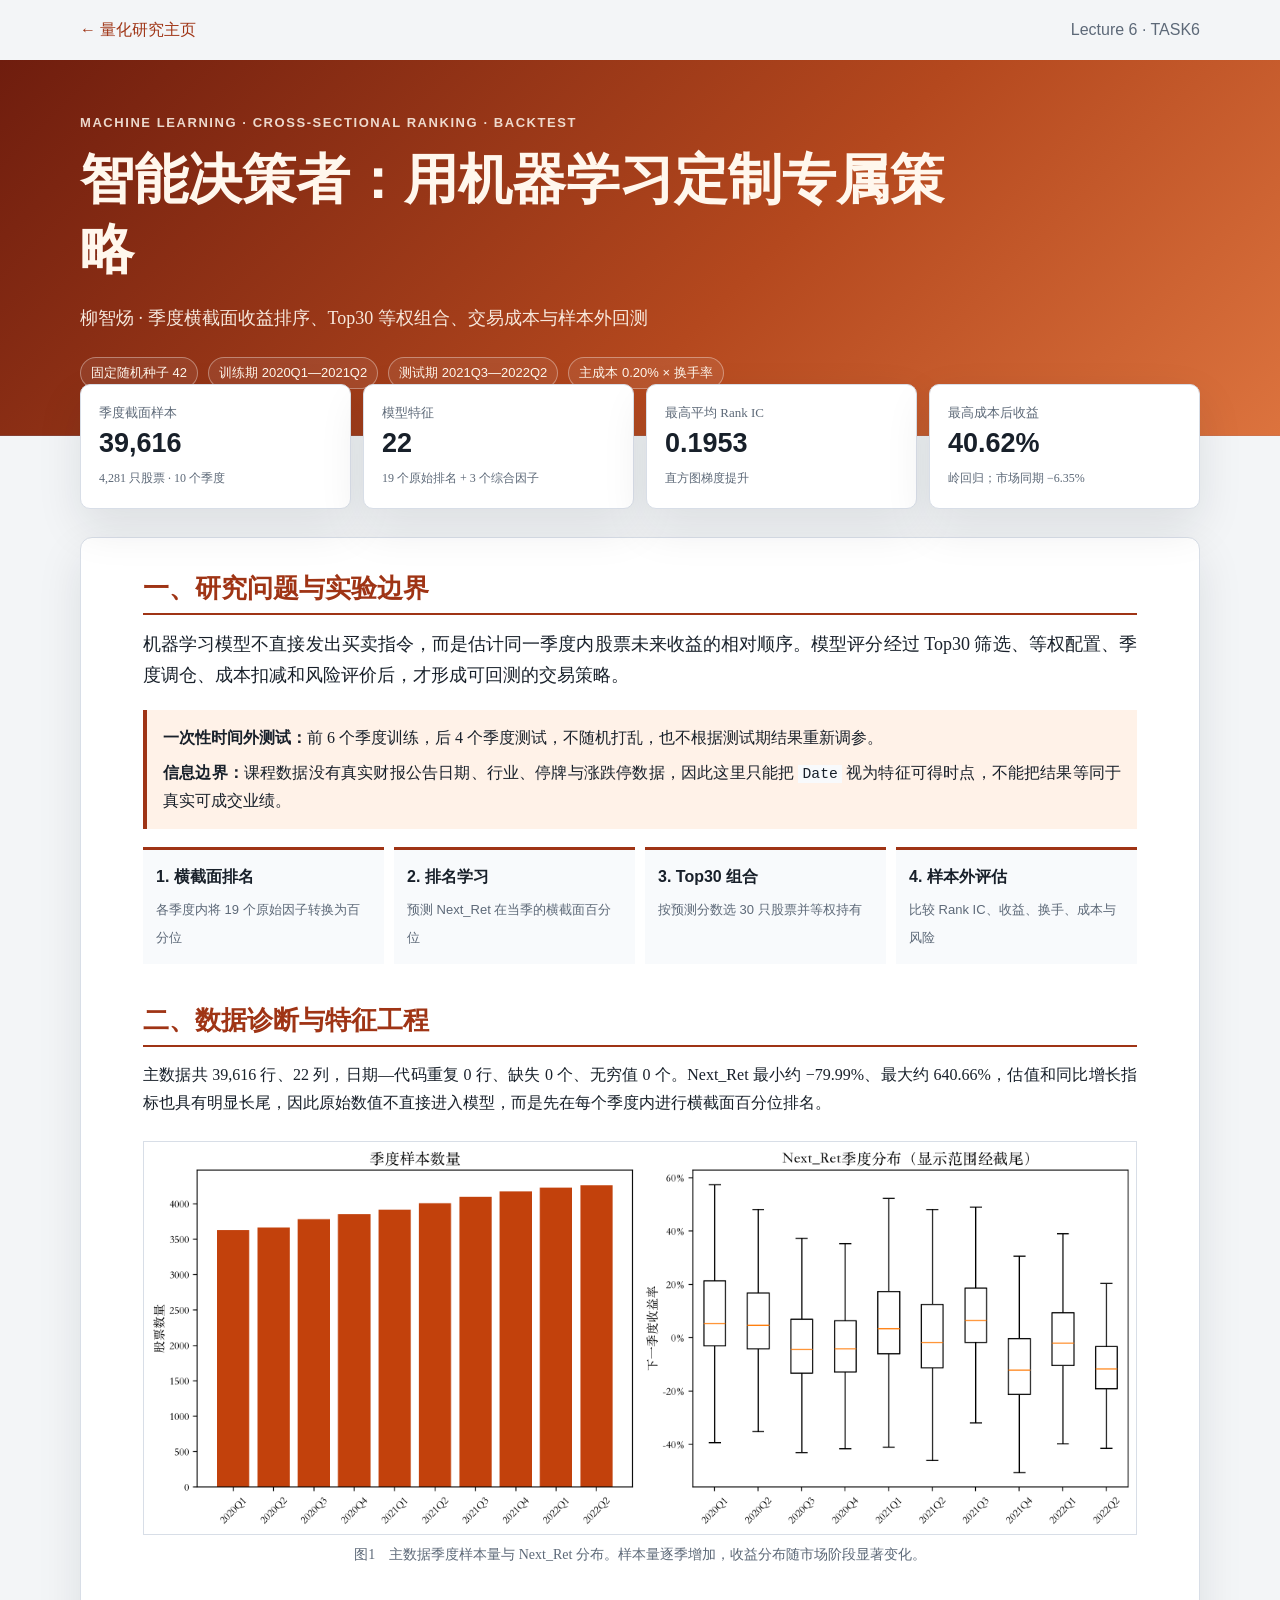
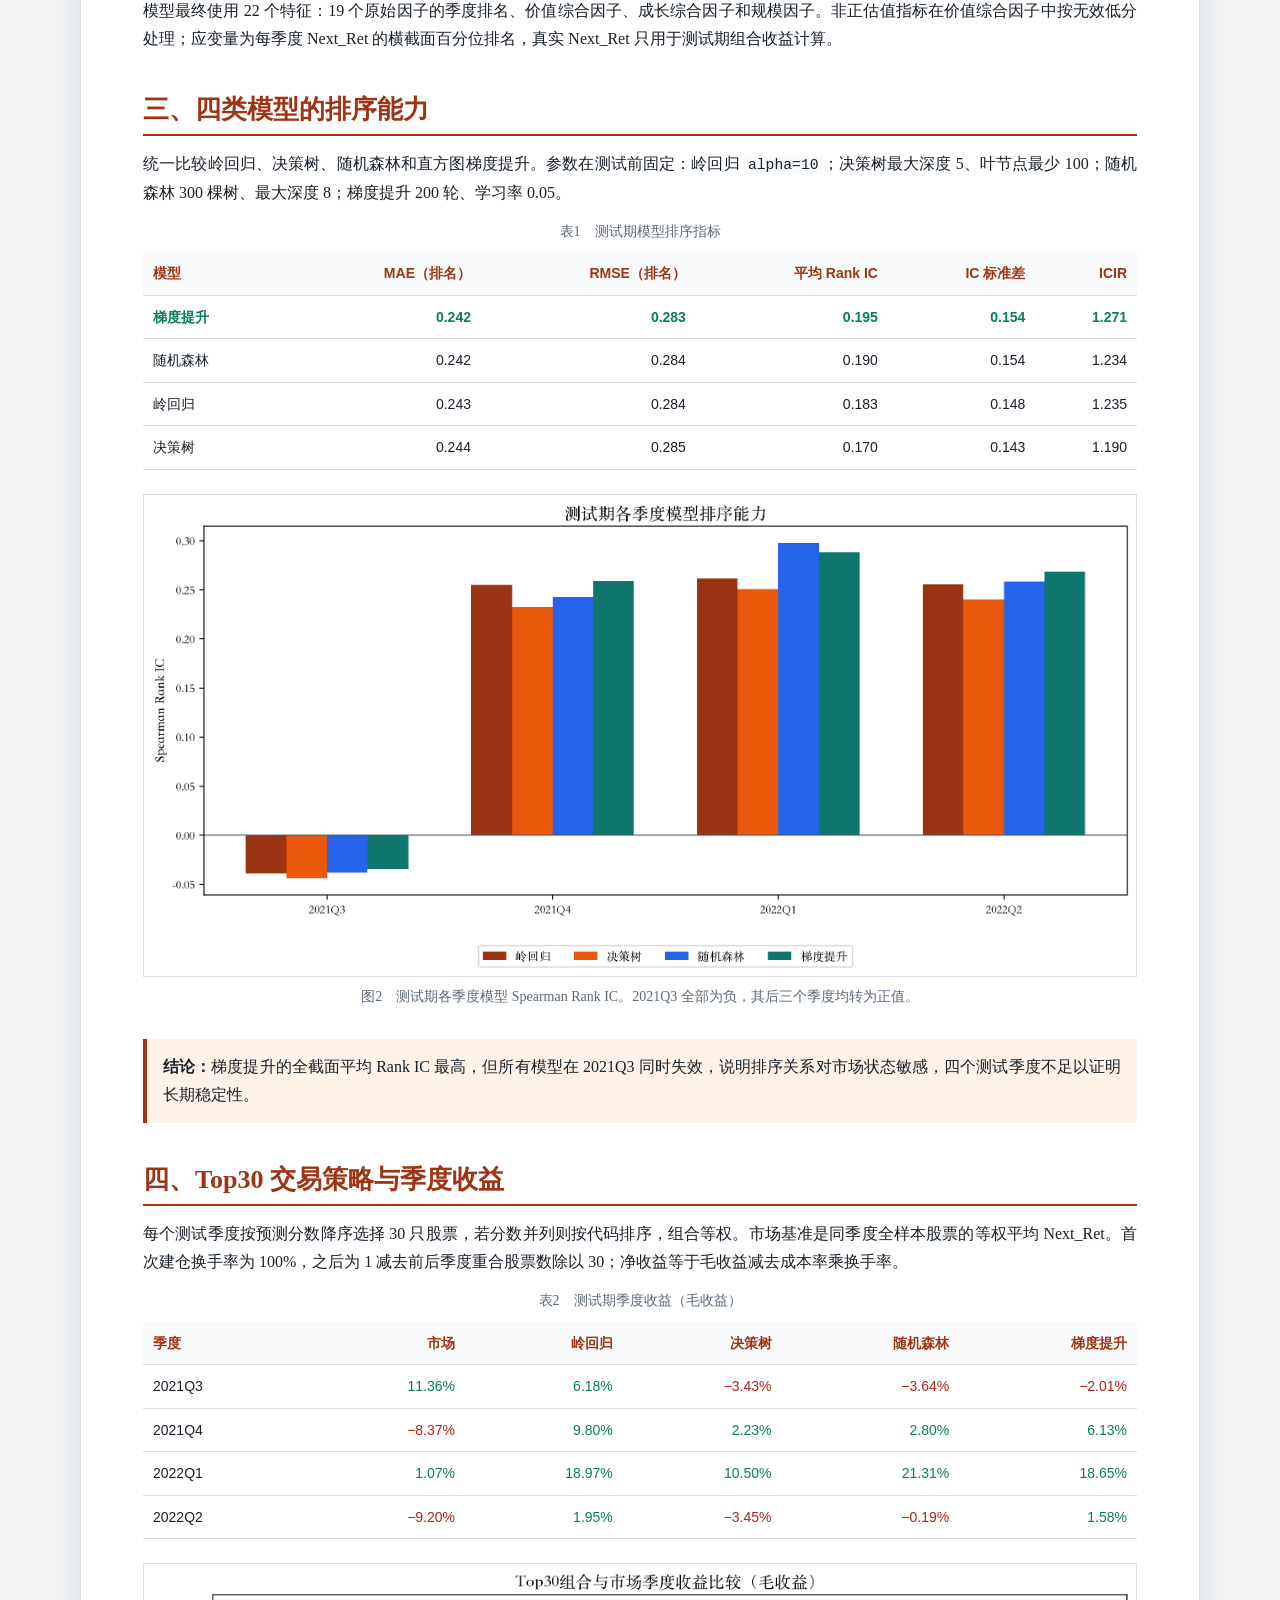
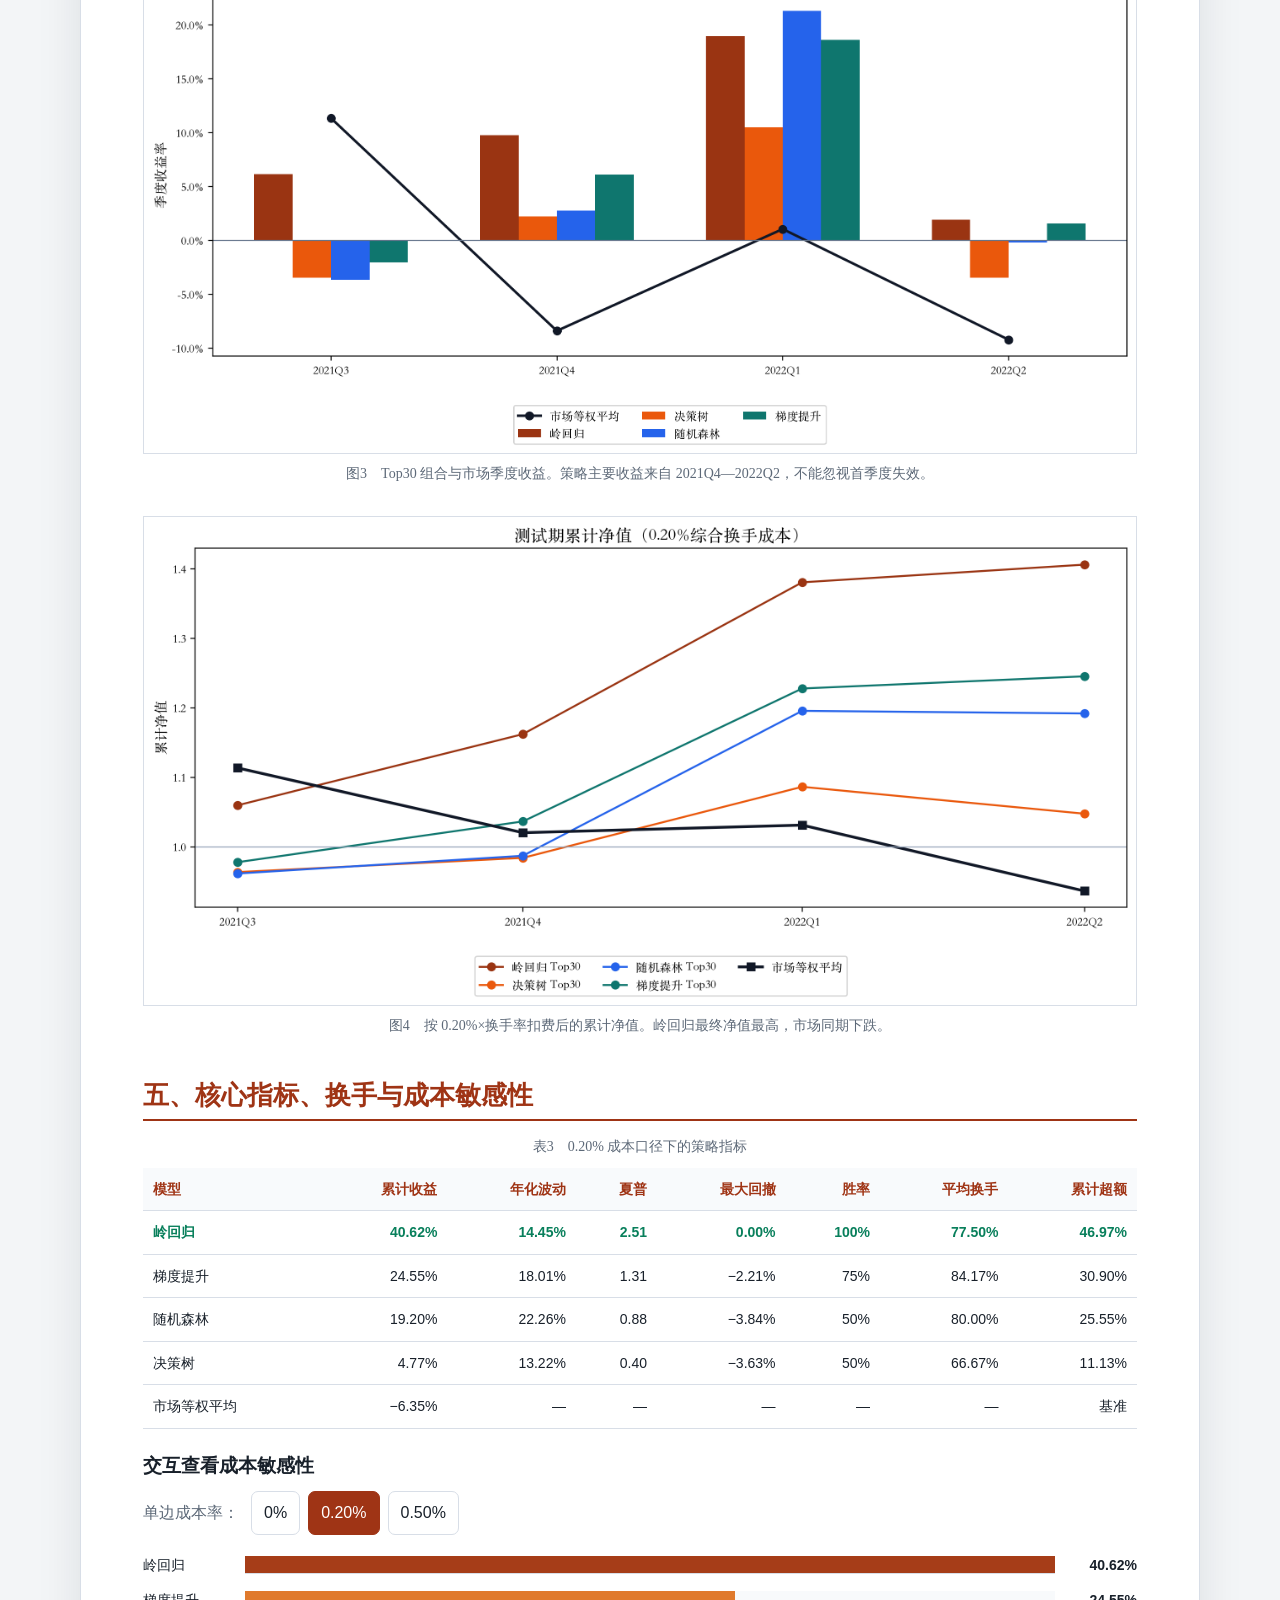
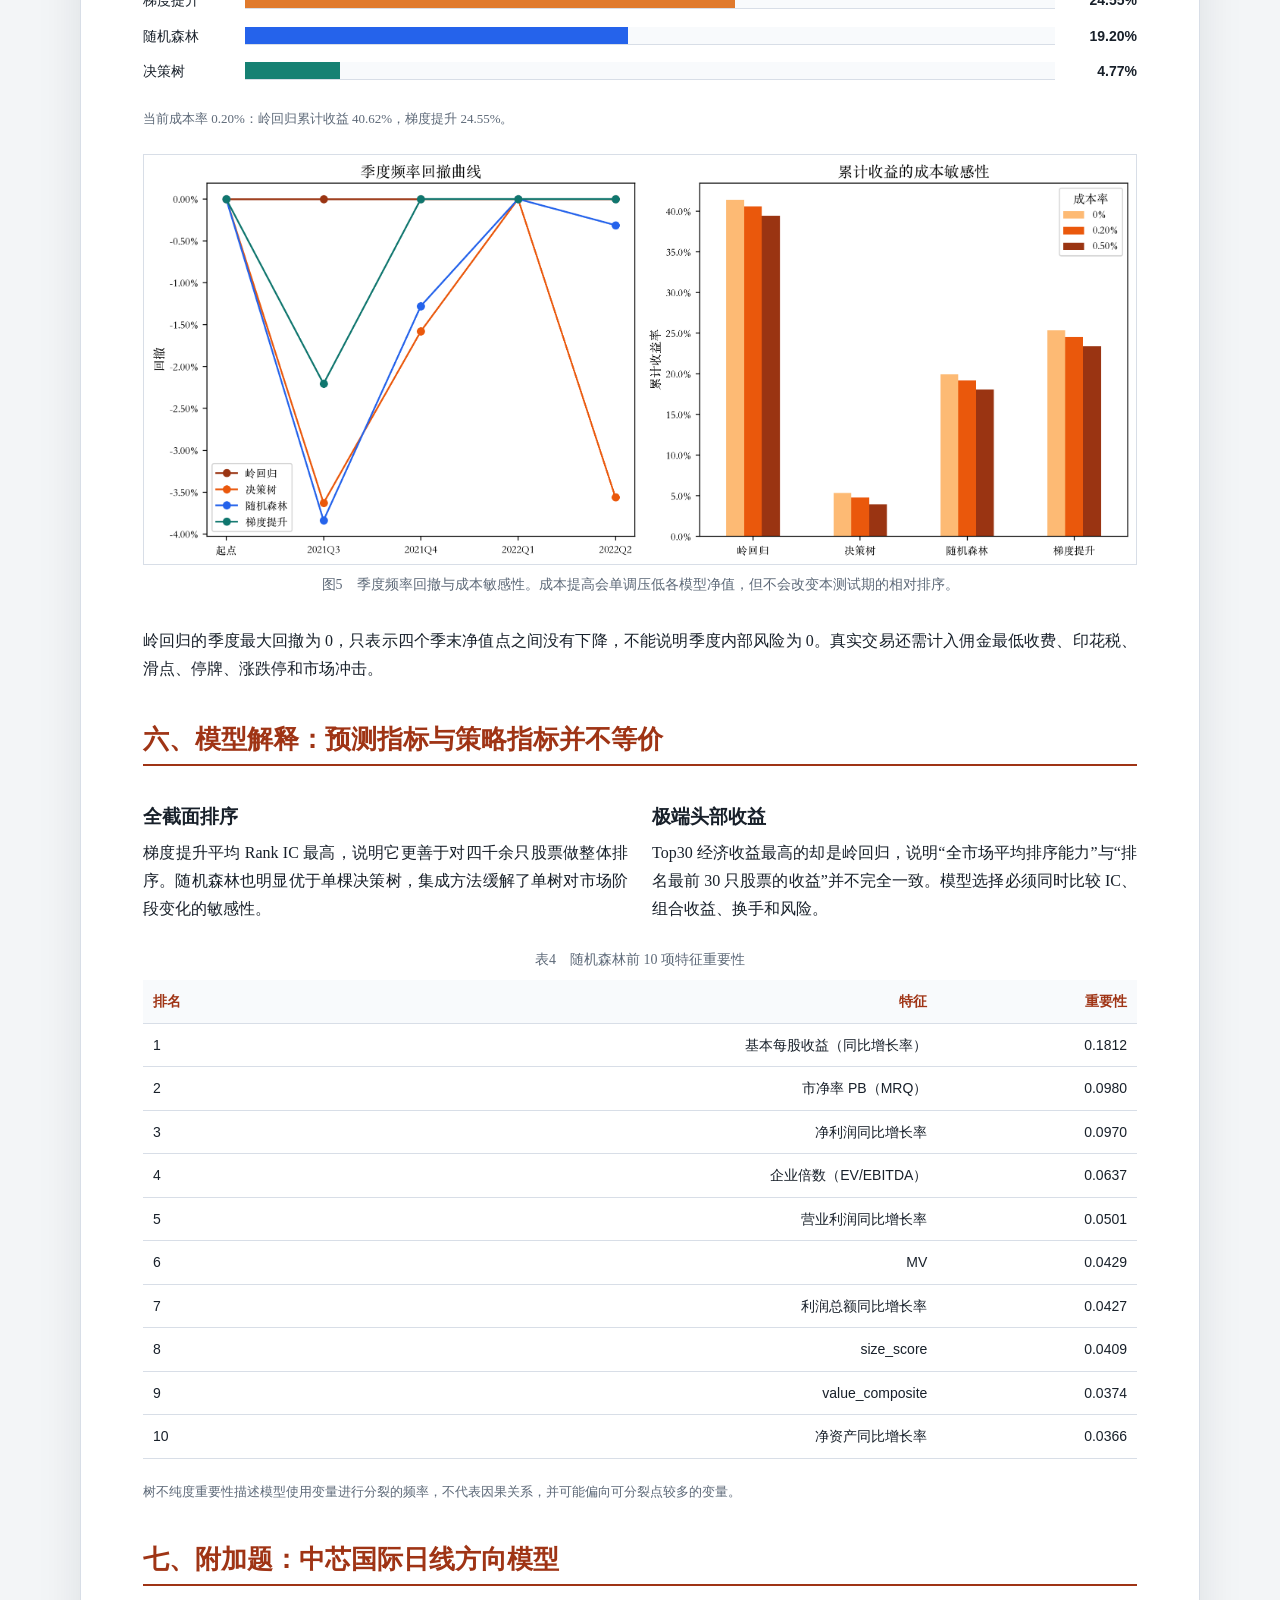
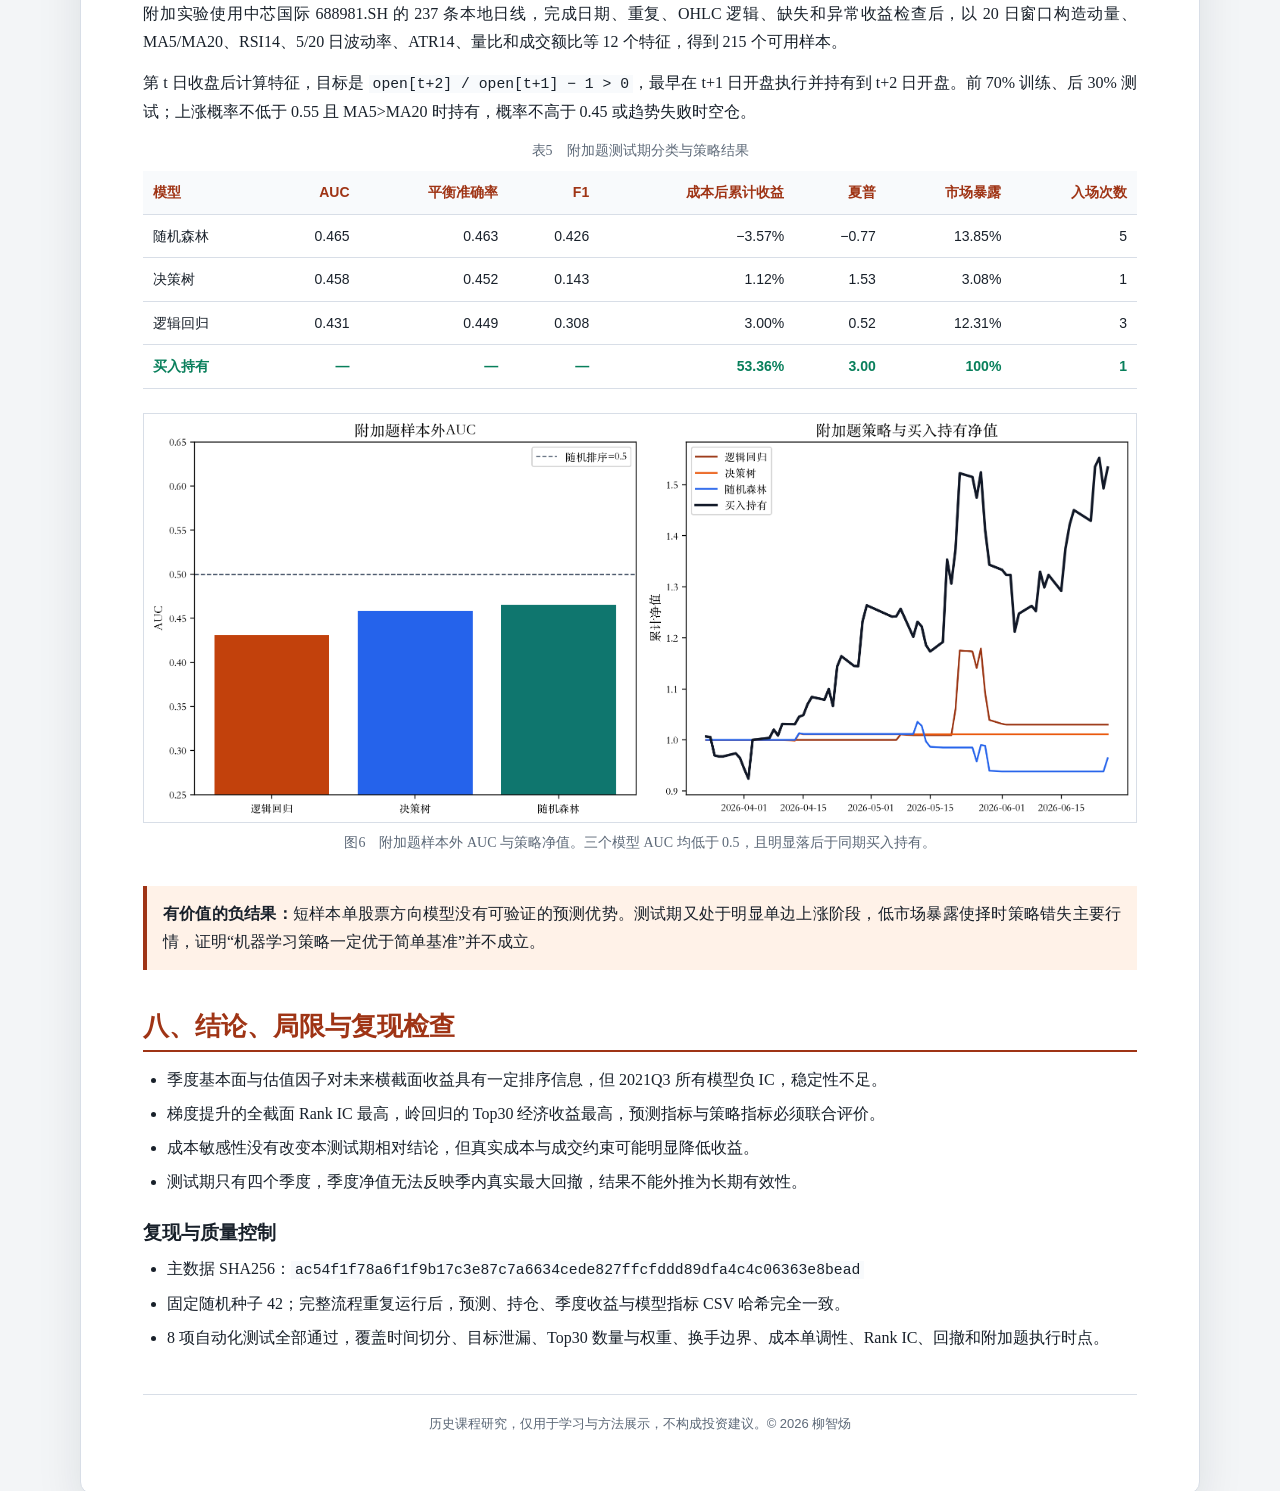
<file: courses/lecture-6/task-6/柳智炀TASK6.html>
<!doctype html>
<html lang="zh-CN">
<head>
  <meta charset="utf-8">
  <meta name="viewport" content="width=device-width, initial-scale=1">
  <meta name="description" content="Lecture 6 TASK6：季度横截面收益排序、Top30 组合回测、模型比较与中芯国际日线附加实验。">
  <title>柳智炀TASK6｜机器学习定制专属策略</title>
  <style>
    :root {
      color-scheme: light dark;
      --bg: #f3f5f7;
      --surface: #ffffff;
      --surface-soft: #f8fafc;
      --text: #18202a;
      --muted: #5d6978;
      --line: #d8dee7;
      --accent: #9f3415;
      --accent-soft: #fff2e8;
      --good: #087f5b;
      --warn: #a15c00;
      --danger: #b42318;
      --series-1: #a63d18;
      --series-2: #e07a2d;
      --series-3: #2563eb;
      --series-4: #168173;
      --series-5: #202a3a;
      --shadow: 0 18px 45px rgba(24, 32, 42, .10);
    }
    @media (prefers-color-scheme: dark) {
      :root {
        --bg: #10151c;
        --surface: #171e27;
        --surface-soft: #1d2631;
        --text: #edf1f6;
        --muted: #aab5c3;
        --line: #364250;
        --accent: #ffad7d;
        --accent-soft: #38251d;
        --good: #6ee7b7;
        --warn: #fbbf24;
        --danger: #fda29b;
        --series-1: #ff9b70;
        --series-2: #f6b45d;
        --series-3: #79a7ff;
        --series-4: #5dd1c1;
        --series-5: #d7dee8;
        --shadow: none;
      }
    }
    * { box-sizing: border-box; }
    html { scroll-behavior: smooth; }
    body {
      margin: 0;
      background: var(--bg);
      color: var(--text);
      font-family: "Songti SC", "Noto Serif CJK SC", "SimSun", serif;
      font-size: 16px;
      line-height: 1.75;
    }
    a { color: var(--accent); }
    .shell { width: min(1120px, calc(100% - 32px)); margin: 0 auto; }
    .site-nav {
      display: flex;
      justify-content: space-between;
      gap: 18px;
      align-items: center;
      padding: 16px 0;
      font-family: -apple-system, BlinkMacSystemFont, "Segoe UI", "PingFang SC", sans-serif;
    }
    .site-nav a { text-decoration: none; }
    .site-nav .crumb { color: var(--muted); }
    .hero {
      background: linear-gradient(135deg, #6f1d0e, #b4481e 58%, #dc733e);
      color: #fff7ed;
      padding: 52px 0 46px;
      border-bottom: 1px solid rgba(255, 255, 255, .15);
    }
    .eyebrow {
      margin: 0 0 10px;
      font-family: -apple-system, BlinkMacSystemFont, "Segoe UI", "PingFang SC", sans-serif;
      font-size: 13px;
      font-weight: 700;
      letter-spacing: .12em;
      text-transform: uppercase;
      opacity: .85;
    }
    h1, h2, h3 { line-height: 1.3; }
    h1 { max-width: 900px; margin: 0; font-size: clamp(32px, 5vw, 54px); font-weight: 700; }
    .hero .subtitle { max-width: 820px; margin: 18px 0 0; font-size: 18px; opacity: .92; }
    .hero-meta { display: flex; flex-wrap: wrap; gap: 10px; margin-top: 22px; }
    .hero-meta span {
      padding: 4px 10px;
      border: 1px solid rgba(255,255,255,.35);
      border-radius: 999px;
      background: rgba(255,255,255,.08);
      font-family: -apple-system, BlinkMacSystemFont, "Segoe UI", "PingFang SC", sans-serif;
      font-size: 13px;
    }
    main { margin: 26px auto 50px; }
    .summary-grid {
      display: grid;
      grid-template-columns: repeat(4, minmax(0, 1fr));
      gap: 12px;
      margin: -52px 0 28px;
      position: relative;
    }
    .stat {
      min-width: 0;
      padding: 17px 18px;
      border: 1px solid var(--line);
      border-radius: 10px;
      background: var(--surface);
      box-shadow: var(--shadow);
    }
    .stat span { display: block; color: var(--muted); font-size: 13px; }
    .stat strong { display: block; margin: 2px 0; font: 700 27px/1.25 -apple-system, BlinkMacSystemFont, "Segoe UI", sans-serif; }
    .stat small { color: var(--muted); font-size: 12px; }
    article {
      padding: 34px clamp(20px, 5vw, 62px) 44px;
      border: 1px solid var(--line);
      border-radius: 12px;
      background: var(--surface);
      box-shadow: var(--shadow);
    }
    h2 {
      margin: 40px 0 14px;
      padding-bottom: 7px;
      border-bottom: 2px solid var(--accent);
      color: var(--accent);
      font-size: 26px;
    }
    h2:first-child { margin-top: 0; }
    h3 { margin: 25px 0 9px; font-size: 19px; }
    p { margin: 0 0 13px; text-align: justify; }
    .lead { font-size: 18px; }
    .callout {
      margin: 18px 0;
      padding: 14px 16px;
      border-left: 4px solid var(--accent);
      background: var(--accent-soft);
    }
    .callout p { margin: 0; text-indent: 0; }
    .callout p + p { margin-top: 7px; }
    .method-flow {
      display: grid;
      grid-template-columns: repeat(4, 1fr);
      gap: 10px;
      margin: 18px 0;
      font-family: -apple-system, BlinkMacSystemFont, "Segoe UI", "PingFang SC", sans-serif;
    }
    .method-flow div { padding: 13px; background: var(--surface-soft); border-top: 3px solid var(--accent); }
    .method-flow b { display: block; margin-bottom: 4px; }
    .method-flow span { color: var(--muted); font-size: 13px; }
    figure { margin: 24px 0 30px; }
    figure img { display: block; width: 100%; height: auto; border: 1px solid var(--line); background: var(--surface-soft); }
    figcaption { margin-top: 8px; color: var(--muted); text-align: center; font-size: 14px; }
    .table-wrap { width: 100%; overflow-x: auto; margin: 12px 0 22px; }
    table { width: 100%; min-width: 700px; border-collapse: collapse; font-family: -apple-system, BlinkMacSystemFont, "Segoe UI", "PingFang SC", sans-serif; font-size: 14px; }
    caption { padding: 0 0 8px; color: var(--muted); text-align: center; font-family: "Songti SC", serif; }
    th, td { padding: 9px 10px; border-bottom: 1px solid var(--line); text-align: right; white-space: nowrap; }
    th { color: var(--accent); background: var(--surface-soft); font-weight: 700; }
    th:first-child, td:first-child { text-align: left; }
    tr.best td { color: var(--good); font-weight: 700; }
    .positive { color: var(--good); }
    .negative { color: var(--danger); }
    .controls {
      display: flex;
      flex-wrap: wrap;
      gap: 8px;
      align-items: center;
      margin: 12px 0 18px;
      font-family: -apple-system, BlinkMacSystemFont, "Segoe UI", "PingFang SC", sans-serif;
    }
    .controls span { color: var(--muted); margin-right: 4px; }
    button {
      appearance: none;
      border: 1px solid var(--line);
      border-radius: 7px;
      background: var(--surface);
      color: var(--text);
      padding: 7px 12px;
      font: inherit;
      cursor: pointer;
    }
    button:hover, button:focus-visible { border-color: var(--accent); }
    button[aria-pressed="true"] { background: var(--accent); color: var(--surface); border-color: var(--accent); }
    .cost-chart { margin: 0 0 24px; }
    .bar-row {
      display: grid;
      grid-template-columns: 92px minmax(0, 1fr) 72px;
      gap: 10px;
      align-items: center;
      margin: 11px 0;
      font-family: -apple-system, BlinkMacSystemFont, "Segoe UI", "PingFang SC", sans-serif;
      font-size: 14px;
    }
    .track { height: 18px; background: var(--surface-soft); border-bottom: 1px solid var(--line); }
    .bar { height: 100%; min-width: 2px; background: var(--series-1); transition: width .25s ease; }
    .bar-row:nth-child(2) .bar { background: var(--series-2); }
    .bar-row:nth-child(3) .bar { background: var(--series-3); }
    .bar-row:nth-child(4) .bar { background: var(--series-4); }
    .bar-value { text-align: right; font-variant-numeric: tabular-nums; }
    .footnote { color: var(--muted); font-size: 13px; }
    .two-col { display: grid; grid-template-columns: 1fr 1fr; gap: 24px; align-items: start; }
    ul, ol { margin: 8px 0 18px; padding-left: 24px; }
    li { margin: 6px 0; }
    code { padding: 1px 4px; background: var(--surface-soft); font-family: Menlo, Consolas, monospace; font-size: .92em; }
    .closing {
      margin-top: 42px;
      padding-top: 18px;
      border-top: 1px solid var(--line);
      color: var(--muted);
      text-align: center;
      font-size: 13px;
      font-family: -apple-system, BlinkMacSystemFont, "Segoe UI", "PingFang SC", sans-serif;
    }
    @media (max-width: 860px) {
      .summary-grid { grid-template-columns: repeat(2, minmax(0, 1fr)); margin-top: -36px; }
      .method-flow, .two-col { grid-template-columns: 1fr 1fr; }
    }
    @media (max-width: 560px) {
      .shell { width: min(100% - 20px, 1120px); }
      .hero { padding: 38px 0 34px; }
      .hero .subtitle { font-size: 16px; }
      .summary-grid { grid-template-columns: 1fr 1fr; gap: 8px; }
      .stat { padding: 13px; }
      .stat strong { font-size: 22px; }
      article { padding: 25px 15px 32px; border-radius: 8px; }
      h2 { font-size: 23px; }
      .method-flow, .two-col { grid-template-columns: 1fr; }
      .bar-row { grid-template-columns: 74px minmax(0, 1fr) 58px; gap: 7px; }
    }
    @media print {
      :root { --bg: #fff; --surface: #fff; --text: #111; --muted: #555; --line: #bbb; --accent: #8c2f12; }
      body { background: #fff; }
      .site-nav, .controls { display: none; }
      .hero { padding: 24px 0; }
      .summary-grid { margin-top: 18px; }
      article, .stat { box-shadow: none; }
      figure, table, .callout { break-inside: avoid; }
    }
  </style>
</head>
<body>
  <nav class="site-nav shell" aria-label="站点导航">
    <a href="../../../index.html">← 量化研究主页</a>
    <span class="crumb">Lecture 6 · TASK6</span>
  </nav>

  <header class="hero">
    <div class="shell">
      <p class="eyebrow">Machine Learning · Cross-sectional Ranking · Backtest</p>
      <h1>智能决策者：用机器学习定制专属策略</h1>
      <p class="subtitle">柳智炀 · 季度横截面收益排序、Top30 等权组合、交易成本与样本外回测</p>
      <div class="hero-meta" aria-label="实验设定">
        <span>固定随机种子 42</span>
        <span>训练期 2020Q1—2021Q2</span>
        <span>测试期 2021Q3—2022Q2</span>
        <span>主成本 0.20% × 换手率</span>
      </div>
    </div>
  </header>

  <main class="shell">
    <section class="summary-grid" aria-label="关键结果">
      <div class="stat"><span>季度截面样本</span><strong>39,616</strong><small>4,281 只股票 · 10 个季度</small></div>
      <div class="stat"><span>模型特征</span><strong>22</strong><small>19 个原始排名 + 3 个综合因子</small></div>
      <div class="stat"><span>最高平均 Rank IC</span><strong>0.1953</strong><small>直方图梯度提升</small></div>
      <div class="stat"><span>最高成本后收益</span><strong>40.62%</strong><small>岭回归；市场同期 −6.35%</small></div>
    </section>

    <article>
      <h2>一、研究问题与实验边界</h2>
      <p class="lead">机器学习模型不直接发出买卖指令，而是估计同一季度内股票未来收益的相对顺序。模型评分经过 Top30 筛选、等权配置、季度调仓、成本扣减和风险评价后，才形成可回测的交易策略。</p>
      <div class="callout">
        <p><strong>一次性时间外测试：</strong>前 6 个季度训练，后 4 个季度测试，不随机打乱，也不根据测试期结果重新调参。</p>
        <p><strong>信息边界：</strong>课程数据没有真实财报公告日期、行业、停牌与涨跌停数据，因此这里只能把 <code>Date</code> 视为特征可得时点，不能把结果等同于真实可成交业绩。</p>
      </div>
      <div class="method-flow" aria-label="研究流程">
        <div><b>1. 横截面排名</b><span>各季度内将 19 个原始因子转换为百分位</span></div>
        <div><b>2. 排名学习</b><span>预测 Next_Ret 在当季的横截面百分位</span></div>
        <div><b>3. Top30 组合</b><span>按预测分数选 30 只股票并等权持有</span></div>
        <div><b>4. 样本外评估</b><span>比较 Rank IC、收益、换手、成本与风险</span></div>
      </div>

      <h2>二、数据诊断与特征工程</h2>
      <p>主数据共 39,616 行、22 列，日期—代码重复 0 行、缺失 0 个、无穷值 0 个。Next_Ret 最小约 −79.99%、最大约 640.66%，估值和同比增长指标也具有明显长尾，因此原始数值不直接进入模型，而是先在每个季度内进行横截面百分位排名。</p>
      <figure>
        <img src="figures/fig1_data_diagnostics.png" alt="十个季度的股票样本量柱状图与 Next_Ret 箱线图" width="1800" height="713">
        <figcaption>图1　主数据季度样本量与 Next_Ret 分布。样本量逐季增加，收益分布随市场阶段显著变化。</figcaption>
      </figure>
      <p>模型最终使用 22 个特征：19 个原始因子的季度排名、价值综合因子、成长综合因子和规模因子。非正估值指标在价值综合因子中按无效低分处理；应变量为每季度 Next_Ret 的横截面百分位排名，真实 Next_Ret 只用于测试期组合收益计算。</p>

      <h2>三、四类模型的排序能力</h2>
      <p>统一比较岭回归、决策树、随机森林和直方图梯度提升。参数在测试前固定：岭回归 <code>alpha=10</code>；决策树最大深度 5、叶节点最少 100；随机森林 300 棵树、最大深度 8；梯度提升 200 轮、学习率 0.05。</p>
      <div class="table-wrap">
        <table>
          <caption>表1　测试期模型排序指标</caption>
          <thead><tr><th>模型</th><th>MAE（排名）</th><th>RMSE（排名）</th><th>平均 Rank IC</th><th>IC 标准差</th><th>ICIR</th></tr></thead>
          <tbody>
            <tr class="best"><td>梯度提升</td><td>0.242</td><td>0.283</td><td>0.195</td><td>0.154</td><td>1.271</td></tr>
            <tr><td>随机森林</td><td>0.242</td><td>0.284</td><td>0.190</td><td>0.154</td><td>1.234</td></tr>
            <tr><td>岭回归</td><td>0.243</td><td>0.284</td><td>0.183</td><td>0.148</td><td>1.235</td></tr>
            <tr><td>决策树</td><td>0.244</td><td>0.285</td><td>0.170</td><td>0.143</td><td>1.190</td></tr>
          </tbody>
        </table>
      </div>
      <figure>
        <img src="figures/fig2_rank_ic.png" alt="四个模型在四个测试季度的 Spearman Rank IC 柱状图" width="1800" height="874">
        <figcaption>图2　测试期各季度模型 Spearman Rank IC。2021Q3 全部为负，其后三个季度均转为正值。</figcaption>
      </figure>
      <div class="callout">
        <p><strong>结论：</strong>梯度提升的全截面平均 Rank IC 最高，但所有模型在 2021Q3 同时失效，说明排序关系对市场状态敏感，四个测试季度不足以证明长期稳定性。</p>
      </div>

      <h2>四、Top30 交易策略与季度收益</h2>
      <p>每个测试季度按预测分数降序选择 30 只股票，若分数并列则按代码排序，组合等权。市场基准是同季度全样本股票的等权平均 Next_Ret。首次建仓换手率为 100%，之后为 1 减去前后季度重合股票数除以 30；净收益等于毛收益减去成本率乘换手率。</p>
      <div class="table-wrap">
        <table>
          <caption>表2　测试期季度收益（毛收益）</caption>
          <thead><tr><th>季度</th><th>市场</th><th>岭回归</th><th>决策树</th><th>随机森林</th><th>梯度提升</th></tr></thead>
          <tbody>
            <tr><td>2021Q3</td><td class="positive">11.36%</td><td class="positive">6.18%</td><td class="negative">−3.43%</td><td class="negative">−3.64%</td><td class="negative">−2.01%</td></tr>
            <tr><td>2021Q4</td><td class="negative">−8.37%</td><td class="positive">9.80%</td><td class="positive">2.23%</td><td class="positive">2.80%</td><td class="positive">6.13%</td></tr>
            <tr><td>2022Q1</td><td class="positive">1.07%</td><td class="positive">18.97%</td><td class="positive">10.50%</td><td class="positive">21.31%</td><td class="positive">18.65%</td></tr>
            <tr><td>2022Q2</td><td class="negative">−9.20%</td><td class="positive">1.95%</td><td class="negative">−3.45%</td><td class="negative">−0.19%</td><td class="positive">1.58%</td></tr>
          </tbody>
        </table>
      </div>
      <figure>
        <img src="figures/fig3_quarterly_returns.png" alt="Top30 组合和市场的季度收益比较图" width="1800" height="886">
        <figcaption>图3　Top30 组合与市场季度收益。策略主要收益来自 2021Q4—2022Q2，不能忽视首季度失效。</figcaption>
      </figure>
      <figure>
        <img src="figures/fig4_cumulative_nav.png" alt="四个 Top30 组合与市场的累计净值曲线" width="1800" height="886">
        <figcaption>图4　按 0.20%×换手率扣费后的累计净值。岭回归最终净值最高，市场同期下跌。</figcaption>
      </figure>

      <h2>五、核心指标、换手与成本敏感性</h2>
      <div class="table-wrap">
        <table>
          <caption>表3　0.20% 成本口径下的策略指标</caption>
          <thead><tr><th>模型</th><th>累计收益</th><th>年化波动</th><th>夏普</th><th>最大回撤</th><th>胜率</th><th>平均换手</th><th>累计超额</th></tr></thead>
          <tbody>
            <tr class="best"><td>岭回归</td><td>40.62%</td><td>14.45%</td><td>2.51</td><td>0.00%</td><td>100%</td><td>77.50%</td><td>46.97%</td></tr>
            <tr><td>梯度提升</td><td>24.55%</td><td>18.01%</td><td>1.31</td><td>−2.21%</td><td>75%</td><td>84.17%</td><td>30.90%</td></tr>
            <tr><td>随机森林</td><td>19.20%</td><td>22.26%</td><td>0.88</td><td>−3.84%</td><td>50%</td><td>80.00%</td><td>25.55%</td></tr>
            <tr><td>决策树</td><td>4.77%</td><td>13.22%</td><td>0.40</td><td>−3.63%</td><td>50%</td><td>66.67%</td><td>11.13%</td></tr>
            <tr><td>市场等权平均</td><td>−6.35%</td><td>—</td><td>—</td><td>—</td><td>—</td><td>—</td><td>基准</td></tr>
          </tbody>
        </table>
      </div>

      <h3>交互查看成本敏感性</h3>
      <div class="controls" role="group" aria-label="选择交易成本">
        <span>单边成本率：</span>
        <button type="button" data-cost="0bp" aria-pressed="false">0%</button>
        <button type="button" data-cost="20bp" aria-pressed="true">0.20%</button>
        <button type="button" data-cost="50bp" aria-pressed="false">0.50%</button>
      </div>
      <div id="cost-chart" class="cost-chart" role="img" aria-label="不同成本率下四个模型的累计收益柱状图">
        <div class="bar-row" data-model="ridge"><span>岭回归</span><div class="track"><div class="bar"></div></div><strong class="bar-value"></strong></div>
        <div class="bar-row" data-model="hist_gradient_boosting"><span>梯度提升</span><div class="track"><div class="bar"></div></div><strong class="bar-value"></strong></div>
        <div class="bar-row" data-model="random_forest"><span>随机森林</span><div class="track"><div class="bar"></div></div><strong class="bar-value"></strong></div>
        <div class="bar-row" data-model="decision_tree"><span>决策树</span><div class="track"><div class="bar"></div></div><strong class="bar-value"></strong></div>
      </div>
      <p class="footnote" id="cost-note" aria-live="polite"></p>
      <figure>
        <img src="figures/fig5_drawdown_cost.png" alt="季度频率回撤曲线与三档成本敏感性柱状图" width="1800" height="743">
        <figcaption>图5　季度频率回撤与成本敏感性。成本提高会单调压低各模型净值，但不会改变本测试期的相对排序。</figcaption>
      </figure>
      <p>岭回归的季度最大回撤为 0，只表示四个季末净值点之间没有下降，不能说明季度内部风险为 0。真实交易还需计入佣金最低收费、印花税、滑点、停牌、涨跌停和市场冲击。</p>

      <h2>六、模型解释：预测指标与策略指标并不等价</h2>
      <div class="two-col">
        <div>
          <h3>全截面排序</h3>
          <p>梯度提升平均 Rank IC 最高，说明它更善于对四千余只股票做整体排序。随机森林也明显优于单棵决策树，集成方法缓解了单树对市场阶段变化的敏感性。</p>
        </div>
        <div>
          <h3>极端头部收益</h3>
          <p>Top30 经济收益最高的却是岭回归，说明“全市场平均排序能力”与“排名最前 30 只股票的收益”并不完全一致。模型选择必须同时比较 IC、组合收益、换手和风险。</p>
        </div>
      </div>
      <div class="table-wrap">
        <table>
          <caption>表4　随机森林前 10 项特征重要性</caption>
          <thead><tr><th>排名</th><th>特征</th><th>重要性</th></tr></thead>
          <tbody>
            <tr><td>1</td><td>基本每股收益（同比增长率）</td><td>0.1812</td></tr>
            <tr><td>2</td><td>市净率 PB（MRQ）</td><td>0.0980</td></tr>
            <tr><td>3</td><td>净利润同比增长率</td><td>0.0970</td></tr>
            <tr><td>4</td><td>企业倍数（EV/EBITDA）</td><td>0.0637</td></tr>
            <tr><td>5</td><td>营业利润同比增长率</td><td>0.0501</td></tr>
            <tr><td>6</td><td>MV</td><td>0.0429</td></tr>
            <tr><td>7</td><td>利润总额同比增长率</td><td>0.0427</td></tr>
            <tr><td>8</td><td>size_score</td><td>0.0409</td></tr>
            <tr><td>9</td><td>value_composite</td><td>0.0374</td></tr>
            <tr><td>10</td><td>净资产同比增长率</td><td>0.0366</td></tr>
          </tbody>
        </table>
      </div>
      <p class="footnote">树不纯度重要性描述模型使用变量进行分裂的频率，不代表因果关系，并可能偏向可分裂点较多的变量。</p>

      <h2>七、附加题：中芯国际日线方向模型</h2>
      <p>附加实验使用中芯国际 688981.SH 的 237 条本地日线，完成日期、重复、OHLC 逻辑、缺失和异常收益检查后，以 20 日窗口构造动量、MA5/MA20、RSI14、5/20 日波动率、ATR14、量比和成交额比等 12 个特征，得到 215 个可用样本。</p>
      <p>第 t 日收盘后计算特征，目标是 <code>open[t+2] / open[t+1] − 1 &gt; 0</code>，最早在 t+1 日开盘执行并持有到 t+2 日开盘。前 70% 训练、后 30% 测试；上涨概率不低于 0.55 且 MA5&gt;MA20 时持有，概率不高于 0.45 或趋势失败时空仓。</p>
      <div class="table-wrap">
        <table>
          <caption>表5　附加题测试期分类与策略结果</caption>
          <thead><tr><th>模型</th><th>AUC</th><th>平衡准确率</th><th>F1</th><th>成本后累计收益</th><th>夏普</th><th>市场暴露</th><th>入场次数</th></tr></thead>
          <tbody>
            <tr><td>随机森林</td><td>0.465</td><td>0.463</td><td>0.426</td><td>−3.57%</td><td>−0.77</td><td>13.85%</td><td>5</td></tr>
            <tr><td>决策树</td><td>0.458</td><td>0.452</td><td>0.143</td><td>1.12%</td><td>1.53</td><td>3.08%</td><td>1</td></tr>
            <tr><td>逻辑回归</td><td>0.431</td><td>0.449</td><td>0.308</td><td>3.00%</td><td>0.52</td><td>12.31%</td><td>3</td></tr>
            <tr class="best"><td>买入持有</td><td>—</td><td>—</td><td>—</td><td>53.36%</td><td>3.00</td><td>100%</td><td>1</td></tr>
          </tbody>
        </table>
      </div>
      <figure>
        <img src="figures/fig6_bonus_results.png" alt="附加题三模型 AUC 与策略、买入持有净值曲线" width="1800" height="743">
        <figcaption>图6　附加题样本外 AUC 与策略净值。三个模型 AUC 均低于 0.5，且明显落后于同期买入持有。</figcaption>
      </figure>
      <div class="callout">
        <p><strong>有价值的负结果：</strong>短样本单股票方向模型没有可验证的预测优势。测试期又处于明显单边上涨阶段，低市场暴露使择时策略错失主要行情，证明“机器学习策略一定优于简单基准”并不成立。</p>
      </div>

      <h2>八、结论、局限与复现检查</h2>
      <ul>
        <li>季度基本面与估值因子对未来横截面收益具有一定排序信息，但 2021Q3 所有模型负 IC，稳定性不足。</li>
        <li>梯度提升的全截面 Rank IC 最高，岭回归的 Top30 经济收益最高，预测指标与策略指标必须联合评价。</li>
        <li>成本敏感性没有改变本测试期相对结论，但真实成本与成交约束可能明显降低收益。</li>
        <li>测试期只有四个季度，季度净值无法反映季内真实最大回撤，结果不能外推为长期有效性。</li>
      </ul>
      <h3>复现与质量控制</h3>
      <ul>
        <li>主数据 SHA256：<code>ac54f1f78a6f1f9b17c3e87c7a6634cede827ffcfddd89dfa4c4c06363e8bead</code></li>
        <li>固定随机种子 42；完整流程重复运行后，预测、持仓、季度收益与模型指标 CSV 哈希完全一致。</li>
        <li>8 项自动化测试全部通过，覆盖时间切分、目标泄漏、Top30 数量与权重、换手边界、成本单调性、Rank IC、回撤和附加题执行时点。</li>
      </ul>
      <p class="closing">历史课程研究，仅用于学习与方法展示，不构成投资建议。© 2026 柳智炀</p>
    </article>
  </main>

  <script>
    (() => {
      const data = {
        "0bp": { ridge: 41.415, hist_gradient_boosting: 25.342, random_forest: 19.930, decision_tree: 5.329 },
        "20bp": { ridge: 40.617, hist_gradient_boosting: 24.546, random_forest: 19.199, decision_tree: 4.771 },
        "50bp": { ridge: 39.425, hist_gradient_boosting: 23.358, random_forest: 18.107, decision_tree: 3.939 }
      };
      const labels = { "0bp": "0%", "20bp": "0.20%", "50bp": "0.50%" };
      const buttons = [...document.querySelectorAll("[data-cost]")];
      const rows = [...document.querySelectorAll("#cost-chart .bar-row")];
      const note = document.getElementById("cost-note");

      function render(key) {
        const values = data[key];
        const max = Math.max(...Object.values(values));
        rows.forEach((row) => {
          const value = values[row.dataset.model];
          row.querySelector(".bar").style.width = `${Math.max(2, value / max * 100)}%`;
          row.querySelector(".bar-value").textContent = `${value.toFixed(2)}%`;
        });
        buttons.forEach((button) => button.setAttribute("aria-pressed", String(button.dataset.cost === key)));
        note.textContent = `当前成本率 ${labels[key]}：岭回归累计收益 ${values.ridge.toFixed(2)}%，梯度提升 ${values.hist_gradient_boosting.toFixed(2)}%。`;
      }

      buttons.forEach((button) => button.addEventListener("click", () => render(button.dataset.cost)));
      render("20bp");
    })();
  </script>
</body>
</html>
</file>
<file: courses/lecture-2/task-2/indicator_dashboard.css>
:root {
  --bg: #f6f7f4;
  --panel: #ffffff;
  --panel-soft: #fbfcfa;
  --text: #1e2732;
  --muted: #66717e;
  --line: #d7dde2;
  --blue: #2f6f9f;
  --red: #c9443f;
  --green: #23845d;
  --amber: #bd7a22;
  --violet: #7357a6;
  --shadow: 0 6px 18px rgba(26, 35, 45, 0.06);
}

* {
  box-sizing: border-box;
}

body {
  margin: 0;
  min-width: 320px;
  background: var(--bg);
  color: var(--text);
  font-family: -apple-system, BlinkMacSystemFont, "Segoe UI", "PingFang SC", "Microsoft YaHei", sans-serif;
}

button {
  font: inherit;
}

.app {
  width: min(1360px, calc(100vw - 28px));
  margin: 0 auto;
  padding: 14px 0 22px;
}

.topbar {
  display: flex;
  align-items: flex-end;
  justify-content: space-between;
  gap: 14px;
  padding: 2px 0 10px;
}

h1,
h2,
h3,
p {
  margin: 0;
}

h1 {
  font-size: 24px;
  line-height: 1.2;
  font-weight: 760;
  letter-spacing: 0;
}

.topbar p {
  margin-top: 5px;
  color: var(--muted);
  font-size: 14px;
}

.range-control,
.stock-tabs {
  display: flex;
  align-items: center;
  gap: 7px;
}

.range-control {
  flex-wrap: nowrap;
}

.range-control button,
.stock-tabs button {
  border: 1px solid var(--line);
  background: var(--panel);
  color: var(--text);
  cursor: pointer;
  transition: background 0.15s ease, border-color 0.15s ease, color 0.15s ease;
}

.range-control button {
  min-width: 48px;
  height: 30px;
  padding: 0 10px;
  border-radius: 6px;
  font-size: 13px;
}

.range-control button.active,
.stock-tabs button.active {
  border-color: var(--blue);
  background: var(--blue);
  color: #fff;
}

.stock-tabs {
  overflow-x: auto;
  padding: 2px 0 10px;
}

.stock-tabs button {
  min-width: 136px;
  min-height: 42px;
  padding: 7px 10px;
  border-radius: 7px;
  text-align: left;
}

.tab-name {
  display: block;
  font-size: 14px;
  font-weight: 700;
  line-height: 1.2;
}

.tab-code {
  display: block;
  margin-top: 3px;
  font-size: 12px;
  color: inherit;
  opacity: 0.76;
}

.summary-grid {
  display: grid;
  grid-template-columns: repeat(5, minmax(0, 1fr));
  gap: 8px;
  margin-bottom: 10px;
}

.summary-tile,
.panel {
  background: var(--panel);
  border: 1px solid var(--line);
  border-radius: 8px;
  box-shadow: var(--shadow);
}

.summary-tile {
  min-height: 72px;
  padding: 10px 12px;
}

.summary-tile .label {
  color: var(--muted);
  font-size: 12px;
}

.summary-tile .value {
  margin-top: 5px;
  font-size: 18px;
  line-height: 1.15;
  font-weight: 760;
  white-space: nowrap;
}

.summary-tile .sub {
  margin-top: 4px;
  color: var(--muted);
  font-size: 12px;
  line-height: 1.3;
}

.positive {
  color: var(--red);
}

.negative {
  color: var(--green);
}

.neutral {
  color: var(--blue);
}

.workspace {
  display: grid;
  grid-template-columns: minmax(0, 1fr) 310px;
  gap: 10px;
  align-items: start;
}

.chart-area {
  display: grid;
  gap: 10px;
}

.panel {
  padding: 10px;
  overflow: hidden;
}

.panel-main {
  min-height: 350px;
}

.panel-head {
  display: flex;
  align-items: flex-start;
  justify-content: space-between;
  gap: 10px;
  margin-bottom: 8px;
}

.panel-head.compact {
  align-items: center;
  min-height: 24px;
}

.panel-head h2 {
  font-size: 16px;
  line-height: 1.25;
  font-weight: 760;
}

.panel-head h3 {
  font-size: 14px;
  line-height: 1.25;
  font-weight: 760;
}

.panel-head p,
.panel-head span {
  color: var(--muted);
  font-size: 12px;
}

.legend {
  display: flex;
  align-items: center;
  justify-content: flex-end;
  flex-wrap: wrap;
  gap: 8px;
  color: var(--muted);
  font-size: 12px;
}

.line {
  display: inline-block;
  width: 16px;
  height: 3px;
  margin-right: 5px;
  vertical-align: middle;
  border-radius: 3px;
}

.line.close {
  background: var(--blue);
}

.line.upper {
  background: var(--red);
}

.line.mid {
  background: #89939e;
}

.line.lower {
  background: var(--green);
}

canvas {
  display: block;
  width: 100%;
  background: var(--panel-soft);
  border: 1px solid #edf0f2;
  border-radius: 6px;
}

#priceCanvas {
  height: 280px !important;
  max-height: 280px;
}

#rsiCanvas,
#macdCanvas,
#kdjCanvas {
  height: 150px !important;
  max-height: 150px;
}

.mini-grid {
  display: grid;
  grid-template-columns: repeat(3, minmax(0, 1fr));
  gap: 10px;
}

.detail-panel {
  display: grid;
  gap: 10px;
  position: sticky;
  top: 12px;
}

.metric-list {
  display: grid;
  grid-template-columns: 1fr;
  gap: 6px;
  margin: 0;
}

.metric-row {
  display: flex;
  align-items: baseline;
  justify-content: space-between;
  gap: 10px;
  padding-bottom: 6px;
  border-bottom: 1px solid #edf0f2;
}

.metric-row:last-child {
  border-bottom: 0;
  padding-bottom: 0;
}

.metric-row dt {
  color: var(--muted);
  font-size: 12px;
}

.metric-row dd {
  margin: 0;
  max-width: 176px;
  text-align: right;
  font-size: 12px;
  line-height: 1.3;
  font-weight: 650;
  overflow-wrap: anywhere;
}

.empty-state {
  padding: 40px;
  text-align: center;
  color: var(--muted);
  background: var(--panel);
  border: 1px solid var(--line);
  border-radius: 8px;
}

@media (max-width: 1180px) {
  .summary-grid {
    grid-template-columns: repeat(3, minmax(0, 1fr));
  }

  .workspace {
    grid-template-columns: 1fr;
  }

  .detail-panel {
    position: static;
    grid-template-columns: repeat(2, minmax(0, 1fr));
  }
}

@media (max-width: 760px) {
  .app {
    width: min(100vw - 20px, 1480px);
    padding-top: 12px;
  }

  .topbar {
    align-items: stretch;
    flex-direction: column;
  }

  h1 {
    font-size: 22px;
  }

  .summary-grid,
  .mini-grid,
  .detail-panel {
    grid-template-columns: 1fr;
  }

  .panel-main {
    min-height: auto;
  }

  .panel-head {
    flex-direction: column;
  }

  .legend {
    justify-content: flex-start;
  }

  .summary-tile .value {
    font-size: 20px;
  }
}
</file>
